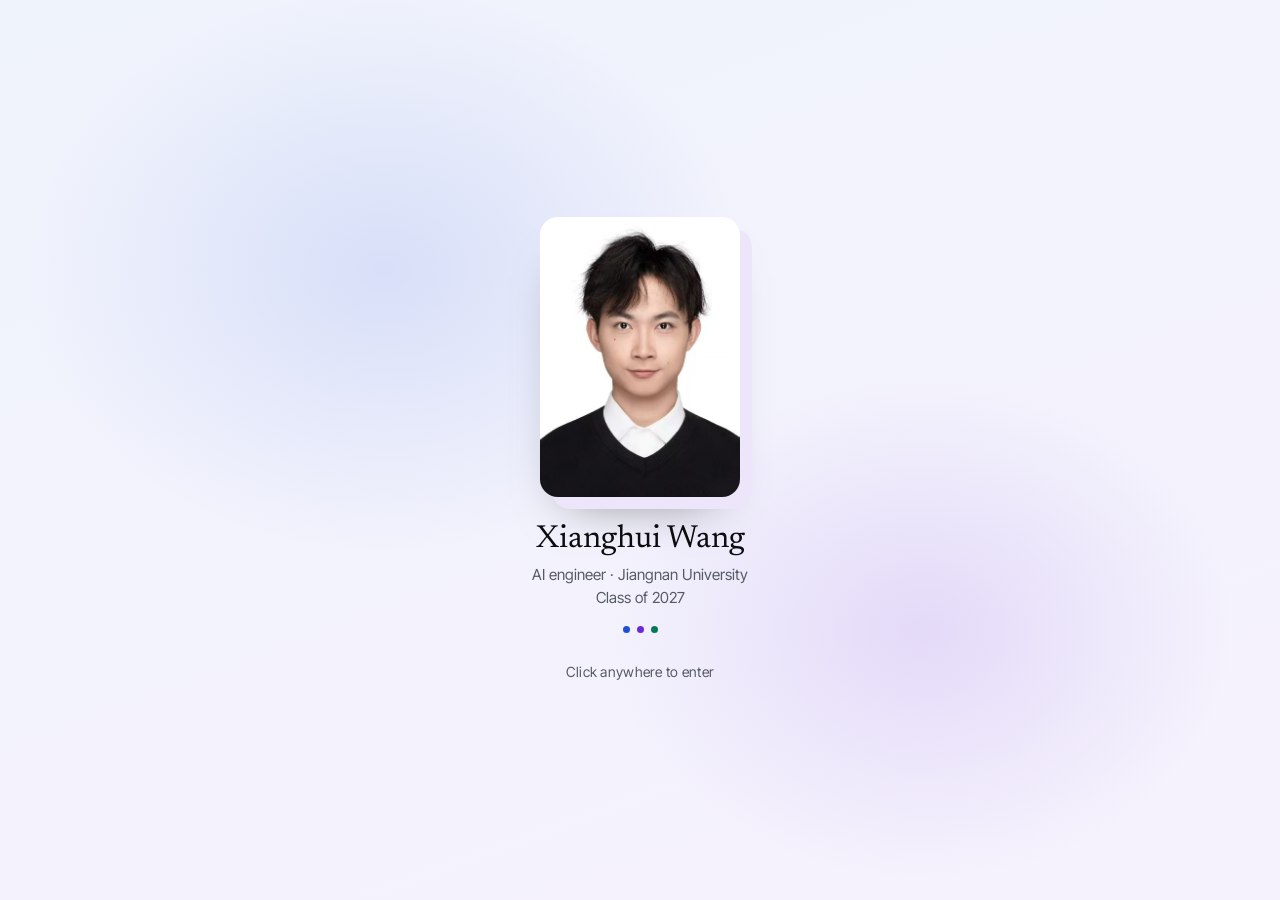
<file: index.html>
<!DOCTYPE html><html lang="en" class="MsWWXq_variable NJj3FG_variable"><head><meta charSet="utf-8"/><meta name="viewport" content="width=device-width, initial-scale=1"/><link rel="preload" href="/_next/static/media/inter_tight_latin_wght_normal-s.p.1_fsb17gxmapx.woff2" as="font" crossorigin="" type="font/woff2"/><link rel="preload" href="/_next/static/media/newsreader_latin_wght_normal-s.p.0rbocftmutivq.woff2" as="font" crossorigin="" type="font/woff2"/><link rel="preload" as="image" href="/_next/static/media/portrait.1y5gtfrmp4_jw.jpg"/><link rel="stylesheet" href="/_next/static/chunks/04-cut30ice8h.css" data-precedence="next"/><link rel="stylesheet" href="/_next/static/chunks/2dbycb2woa4p3.css" data-precedence="next"/><link rel="stylesheet" href="/_next/static/chunks/096d613_6f555.css" data-precedence="next"/><link rel="preload" as="script" fetchPriority="low" href="/_next/static/chunks/03e0bdt_1a_bl.js"/><script src="/_next/static/chunks/21jpksfxwwmzn.js" async=""></script><script src="/_next/static/chunks/0s7mvllxht1mo.js" async=""></script><script src="/_next/static/chunks/turbopack-3-ry682tkyiqk.js" async=""></script><script src="/_next/static/chunks/0umf92h1sb77c.js" async=""></script><script src="/_next/static/chunks/41eymsdq2u96l.js" async=""></script><script src="/_next/static/chunks/2obvz1tvo7xd0.js" async=""></script><meta name="theme-color" content="#f8f9fb" media="(prefers-color-scheme: light)"/><meta name="theme-color" content="#0a0b0e" media="(prefers-color-scheme: dark)"/><title>Xianghui Wang</title><meta name="description" content="Xianghui Wang — AI engineer building LLM agents, with research in multimodal emotion recognition. M.S. student in Software Engineering at Jiangnan University, graduating in 2027."/><link rel="canonical" href="https://qingyuxingzhe.github.io/"/><link rel="alternate" hrefLang="en" href="https://qingyuxingzhe.github.io/"/><link rel="alternate" hrefLang="zh-CN" href="https://qingyuxingzhe.github.io/zh/"/><meta property="og:title" content="Xianghui Wang"/><meta property="og:description" content="Xianghui Wang — AI engineer building LLM agents, with research in multimodal emotion recognition. M.S. student in Software Engineering at Jiangnan University, graduating in 2027."/><meta property="og:url" content="https://qingyuxingzhe.github.io/"/><meta property="og:site_name" content="Xianghui Wang"/><meta property="og:locale" content="en_US"/><meta property="og:locale:alternate" content="zh_CN"/><meta property="og:type" content="website"/><meta name="twitter:card" content="summary"/><meta name="twitter:title" content="Xianghui Wang"/><meta name="twitter:description" content="Xianghui Wang — AI engineer building LLM agents, with research in multimodal emotion recognition. M.S. student in Software Engineering at Jiangnan University, graduating in 2027."/><link rel="icon" href="/favicon.ico?favicon.117ezoe8m31dk.ico" sizes="48x48" type="image/x-icon"/><meta name="next-size-adjust" content=""/><script>try{if(/^\/(?:zh\/?)?(?:index\.html)?$/.test(location.pathname)&&!sessionStorage.getItem('intro-seen')&&!matchMedia('(prefers-reduced-motion: reduce)').matches)document.documentElement.classList.add('intro-on')}catch(e){}</script><script src="/_next/static/chunks/0cz1d0mv5g_q7.js" noModule=""></script></head><body><div hidden=""><!--$--><!--/$--></div><a href="#main" class="skip-link">Skip to content</a><div class="Asfdza_shell"><aside class="Asfdza_side"><div class="Asfdza_sideIn"><a class="Asfdza_id" data-intro-target="true" href="/"><span class="Asfdza_photo" data-photo="true"><img alt="Portrait of Xianghui Wang" width="410" height="574" decoding="async" data-nimg="1" style="color:transparent" src="/_next/static/media/portrait.1y5gtfrmp4_jw.jpg"/></span><span><span class="Asfdza_name">Xianghui Wang</span><span class="Asfdza_role">AI engineer · Jiangnan University<br/>Class of 2027</span><span class="Asfdza_dots" aria-hidden="true"><i></i><i></i><i></i></span></span></a><nav aria-label="Main"><ul class="Asfdza_menu"><li><a aria-current="page" href="/">Home</a></li><li><a href="/work/">Work</a></li><li><a href="/learning/">Learning</a></li></ul></nav><ul class="Asfdza_contact" aria-label="Contact"><li><a href="https://github.com/Qingyuxingzhe" aria-label="GitHub" title="GitHub" rel="me"><svg width="18" height="18" aria-hidden="true" focusable="false" viewBox="0 0 16 16" fill="currentColor"><path d="M8 0C3.58 0 0 3.58 0 8c0 3.54 2.29 6.53 5.47 7.59.4.07.55-.17.55-.38 0-.19-.01-.82-.01-1.49-2.01.37-2.53-.49-2.69-.94-.09-.23-.48-.94-.82-1.13-.28-.15-.68-.52-.01-.53.63-.01 1.08.58 1.23.82.72 1.21 1.87.87 2.33.66.07-.52.28-.87.51-1.07-1.78-.2-3.64-.89-3.64-3.95 0-.87.31-1.59.82-2.15-.08-.2-.36-1.02.08-2.12 0 0 .67-.21 2.2.82.64-.18 1.32-.27 2-.27.68 0 1.36.09 2 .27 1.53-1.04 2.2-.82 2.2-.82.44 1.1.16 1.92.08 2.12.51.56.82 1.27.82 2.15 0 3.07-1.87 3.75-3.65 3.95.29.25.54.73.54 1.48 0 1.07-.01 1.93-.01 2.2 0 .21.15.46.55.38A8.01 8.01 0 0 0 16 8c0-4.42-3.58-8-8-8z"></path></svg></a></li><li><button type="button" class="Asfdza_copy" aria-label="Email 1598369548@qq.com, click to copy" data-copy-email="true"><svg width="18" height="18" aria-hidden="true" focusable="false" viewBox="0 0 24 24" fill="none" stroke="currentColor" stroke-width="1.8" stroke-linecap="round" stroke-linejoin="round"><rect x="3" y="5" width="18" height="14" rx="2.5"></rect><path d="m4 7 8 6 8-6"></path></svg><span class="Asfdza_tip" aria-hidden="true">1598369548@qq.com</span><span class="sr-only" role="status"></span></button></li><li><a href="https://www.linkedin.com/in/%E7%A5%A5%E8%BE%89-%E7%8E%8B-2358bb412/" aria-label="LinkedIn" title="LinkedIn" rel="me"><svg width="18" height="18" aria-hidden="true" focusable="false" viewBox="0 0 24 24" fill="none" stroke="currentColor" stroke-width="1.8" stroke-linecap="round" stroke-linejoin="round"><rect x="3" y="3" width="18" height="18" rx="3"></rect><path d="M8 10.5V16M8 7.6v.1M12 16v-5.5M12 13c0-1.5 1-2.5 2.3-2.5S16.5 11.3 16.5 13v3"></path></svg></a></li></ul></div></aside><div class="Asfdza_content"><div class="Asfdza_topbar"><a class="Asfdza_lang" aria-label="Read this page in Chinese" hrefLang="zh-CN" data-lang-switch="true" href="/zh/">中文</a></div><main id="main"><div class="XC4VmG_intro" data-intro="true" aria-hidden="true"><div class="XC4VmG_backdrop"></div><div class="XC4VmG_card"><span class="XC4VmG_photo" data-intro-photo="true"><img alt="" width="410" height="574" decoding="async" data-nimg="1" style="color:transparent" src="/_next/static/media/portrait.1y5gtfrmp4_jw.jpg"/></span><span class="XC4VmG_text"><span class="XC4VmG_name">Xianghui Wang</span><span class="XC4VmG_role">AI engineer · Jiangnan University<br/>Class of 2027</span><span class="XC4VmG_dots"><i></i><i></i><i></i></span></span></div><p class="XC4VmG_hint">Click anywhere to enter</p></div><section class="rCrioW_hero" data-intro-rise="true" aria-labelledby="hero-title"><div><p class="rCrioW_eyebrow">Hi, I’m Xianghui.</p><h1 id="hero-title" class="rCrioW_title"><span class="sr-only">I build LLM agents, emotion-aware models and speech emotion assistants that hold up in real use.</span><span aria-hidden="true">I build<!-- --> <span class="rCrioW_rot"><span class="rCrioW_in">LLM agents</span><span class="rCrioW_word">emotion-aware models</span><span class="rCrioW_word">speech emotion assistants</span></span><br/>that hold up in real use.</span></h1><p class="rCrioW_positioning">AI engineer building LLM agents, with research in multimodal emotion recognition.</p><p class="rCrioW_school">M.S. in Software Engineering, Jiangnan University · Class of 2027</p><div class="rCrioW_chips" role="group" aria-label="What I build"><button type="button" aria-pressed="true">LLM agents</button><button type="button" aria-pressed="false">emotion-aware models</button><button type="button" aria-pressed="false">speech emotion assistants</button></div></div><div class="rCrioW_panel"><div class="rCrioW_scene rCrioW_on"><svg viewBox="0 0 320 200" preserveAspectRatio="xMidYMid slice" aria-hidden="true"><rect width="320" height="200" fill="var(--tint1)"></rect><g fill="none" stroke-width="2" stroke-linecap="round"><path stroke="var(--c1)" d="M70 100 L150 55 M70 100 L150 145"></path><path stroke="var(--c2)" d="M150 55 L240 100 M150 145 L240 100"></path><path stroke="var(--c3)" stroke-dasharray="4 4" d="M150 55 L150 145"></path></g><circle cx="70" cy="100" r="11" fill="var(--c1)"></circle><circle cx="150" cy="55" r="9" fill="var(--surface)" stroke="var(--c2)" stroke-width="2.5"></circle><circle cx="150" cy="145" r="9" fill="var(--surface)" stroke="var(--c3)" stroke-width="2.5"></circle><circle cx="240" cy="100" r="11" fill="var(--surface)" stroke="var(--c1)" stroke-width="2.5"></circle><text class="ApdiJa_lbl" x="50" y="128">LEAD</text><text class="ApdiJa_lbl" x="130" y="38">SKILL</text><text class="ApdiJa_lbl" x="128" y="172">TOOLS · MCP</text><text class="ApdiJa_lbl" x="220" y="128">ANSWER</text></svg><p class="rCrioW_cap"><b>Bosch</b> · <!-- -->multi-agent platform</p></div><div class="rCrioW_scene"><svg viewBox="0 0 320 200" preserveAspectRatio="xMidYMid slice" aria-hidden="true"><rect width="320" height="200" fill="var(--tint1)"></rect><path fill="none" stroke="var(--c1)" stroke-width="2.2" stroke-linecap="round" d="M0 100 C20 70 35 130 55 100 S90 60 110 100 140 140 160 100 195 55 215 100 250 140 270 100 300 75 320 100"></path><path fill="none" stroke="var(--c2)" stroke-width="2.2" stroke-linecap="round" d="M0 108 C40 100 70 112 110 106 S170 70 200 120 260 110 320 104"></path><circle cx="200" cy="112" r="5" fill="var(--c3)"></circle><text class="ApdiJa_lbl" x="16" y="34">HOW IT SOUNDS</text><text class="ApdiJa_lbl" x="16" y="182">WHAT IS SAID</text></svg><p class="rCrioW_cap"><b>CASER</b> · <!-- -->where tone and words disagree</p></div><div class="rCrioW_scene"><svg viewBox="0 0 320 200" preserveAspectRatio="xMidYMid slice" aria-hidden="true"><rect width="320" height="200" fill="var(--tint3)"></rect><g fill="none" stroke="var(--c3)" stroke-width="2" stroke-linecap="round" stroke-linejoin="round"><rect x="18" y="80" width="60" height="40" rx="8"></rect><rect x="98" y="80" width="60" height="40" rx="8"></rect><rect x="178" y="80" width="60" height="40" rx="8"></rect><rect x="258" y="80" width="46" height="40" rx="8"></rect><path d="M78 100h20M158 100h20M238 100h20"></path></g><text class="ApdiJa_lbl" x="30" y="140">AUDIO</text><text class="ApdiJa_lbl" x="114" y="140">ASR</text><text class="ApdiJa_lbl" x="186" y="140">CASER</text><text class="ApdiJa_lbl" x="261" y="140">REPORT</text></svg><p class="rCrioW_cap"><b>CASER-Agent</b> · <!-- -->speech emotion assistant</p></div></div></section><section class="rCrioW_experience" aria-labelledby="experience-title" data-intro-rise="true"><div class="rCrioW_experienceHead"><h2 id="experience-title" class="rCrioW_h2">Experience</h2><p class="rCrioW_legend"><span class="rCrioW_industry">Industry</span><span class="rCrioW_education">Education</span></p></div><ul class="rCrioW_timeline"><li class="rCrioW_industry"><span class="rCrioW_when">2026.07 – 2026.09</span><div><b>Bosch (China)</b> <span class="rCrioW_role">— <!-- -->Agentic AI application developer intern</span><p>Multi-agent orchestration, context engineering and an MCP tool gateway for an internal platform.</p></div></li><li class="rCrioW_industry"><span class="rCrioW_when">2025.04 – 2026.04</span><div><b>Lingsi Yuedong, Changzhou</b> <span class="rCrioW_role">— <!-- -->Java backend developer intern</span><p>Scheduling, item and area management services in Spring Boot.</p></div></li><li class="rCrioW_education"><span class="rCrioW_when">2024 – 2027</span><div><b>Jiangnan University</b> <span class="rCrioW_role">— <!-- -->M.S. Software Engineering</span><p>Research in multimodal affective computing.</p></div></li><li class="rCrioW_education"><span class="rCrioW_when">2020 – 2024</span><div><b>Jiangnan University</b> <span class="rCrioW_role">— <!-- -->B.S. Digital Media Technology</span></div></li></ul></section><!--$--><!--/$--></main></div></div><script id="_R_">(globalThis["TURBOPACK"] || (globalThis["TURBOPACK"] = [])).push({"otherChunks":["static/chunks/03e0bdt_1a_bl.js","static/chunks/21jpksfxwwmzn.js","static/chunks/0s7mvllxht1mo.js"],"runtimeModuleIds":[94553]});</script><script src="/_next/static/chunks/03e0bdt_1a_bl.js" async=""></script><script>(self.__next_f=self.__next_f||[]).push([0])</script><script>self.__next_f.push([1,"1:\"$Sreact.fragment\"\n2:\"/_next/static/chunks/0umf92h1sb77c.js\"\n3:I[39756,[\"$2\"],\"default\"]\n4:I[37457,[\"$2\"],\"default\"]\n5:\"/_next/static/chunks/41eymsdq2u96l.js\"\n6:I[22016,[\"$2\",\"$5\"],\"\"]\n7:I[5500,[\"$2\",\"$5\"],\"Image\"]\n8:I[42724,[\"$2\",\"$5\"],\"Nav\"]\n9:I[52020,[\"$2\",\"$5\"],\"CopyEmail\"]\n12:I[68027,[\"$2\"],\"default\",1]\n:HL[\"/_next/static/chunks/04-cut30ice8h.css\",\"style\"]\n:HL[\"/_next/static/chunks/2dbycb2woa4p3.css\",\"style\"]\n:HL[\"/_next/static/media/inter_tight_latin_wght_normal-s.p.1_fsb17gxmapx.woff2\",\"font\",{\"crossOrigin\":\"\",\"type\":\"font/woff2\"}]\n:HL[\"/_next/static/media/newsreader_latin_wght_normal-s.p.0rbocftmutivq.woff2\",\"font\",{\"crossOrigin\":\"\",\"type\":\"font/woff2\"}]\n:HL[\"/_next/static/chunks/096d613_6f555.css\",\"style\"]\nf:[[\"children\",{\"s\":\"__PAGE__\",\"h\":512,\"d\":{\"r\":\"$L10\",\"p\":false,\"v\":null}}]]\nd:[[\"children\",{\"s\":\"(en)\",\"h\":512,\"d\":{\"r\":\"$Le\",\"p\":false,\"v\":null},\"c\":\"$Qf\"}]]\n0:{\"P\":null,\"c\":[\"\",\"\"],\"q\":\"\",\"i\":false,\"t\":{\"t\":{\"s\":\"\",\"h\":528,\"d\":{\"r\":[\"$\",\"$1\",\"c\",{\"children\":[[[\"$\",\"link\",\"0\",{\"rel\":\"stylesheet\",\"href\":\"/_next/static/chunks/04-cut30ice8h.css\",\"precedence\":\"next\",\"crossOrigin\":\"$undefined\",\"nonce\":\"$undefined\"}],[\"$\",\"script\",\"script-0\",{\"src\":\"/_next/static/chunks/0umf92h1sb77c.js\",\"async\":true,\"nonce\":\"$undefined\"}]],[\"$\",\"html\",null,{\"lang\":\"en\",\"className\":\"MsWWXq_variable NJj3FG_variable\",\"suppressHydrationWarning\":true,\"children\":[[\"$\",\"head\",null,{\"children\":[\"$\",\"script\",null,{\"dangerouslySetInnerHTML\":{\"__html\":\"try{if(/^\\\\/(?:zh\\\\/?)?(?:index\\\\.html)?$/.test(location.pathname)\u0026\u0026!sessionStorage.getItem('intro-seen')\u0026\u0026!matchMedia('(prefers-reduced-motion: reduce)').matches)document.documentElement.classList.add('intro-on')}catch(e){}\"}}]}],[\"$\",\"body\",null,{\"children\":[\"$\",\"$L3\",null,{\"parallelRouterKey\":\"children\",\"error\":\"$undefined\",\"errorStyles\":\"$undefined\",\"errorScripts\":\"$undefined\",\"template\":[\"$\",\"$L4\",null,{}],\"templateStyles\":\"$undefined\",\"templateScripts\":\"$undefined\",\"notFound\":[[[\"$\",\"a\",null,{\"href\":\"#main\",\"className\":\"skip-link\",\"children\":\"Skip to content\"}],[\"$\",\"div\",null,{\"className\":\"Asfdza_shell\",\"children\":[[\"$\",\"aside\",null,{\"className\":\"Asfdza_side\",\"children\":[\"$\",\"div\",null,{\"className\":\"Asfdza_sideIn\",\"children\":[[\"$\",\"$L6\",null,{\"href\":\"/\",\"className\":\"Asfdza_id\",\"data-intro-target\":true,\"children\":[[\"$\",\"span\",null,{\"className\":\"Asfdza_photo\",\"data-photo\":true,\"children\":[\"$\",\"$L7\",null,{\"src\":{\"src\":\"/_next/static/media/portrait.1y5gtfrmp4_jw.jpg\",\"width\":410,\"height\":574,\"blurWidth\":6,\"blurHeight\":8,\"blurDataURL\":\"[data-uri]\"},\"alt\":\"Portrait of Xianghui Wang\",\"sizes\":\"136px\",\"priority\":true}]}],[\"$\",\"span\",null,{\"children\":[[\"$\",\"span\",null,{\"className\":\"Asfdza_name\",\"children\":\"Xianghui Wang\"}],[\"$\",\"span\",null,{\"className\":\"Asfdza_role\",\"children\":[\"AI engineer · Jiangnan University\",[\"$\",\"br\",null,{}],\"Class of 2027\"]}],[\"$\",\"span\",null,{\"className\":\"Asfdza_dots\",\"aria-hidden\":\"true\",\"children\":[[\"$\",\"i\",null,{}],[\"$\",\"i\",null,{}],[\"$\",\"i\",null,{}]]}]]}]]}],[\"$\",\"$L8\",null,{\"locale\":\"en\"}],[\"$\",\"ul\",null,{\"className\":\"Asfdza_contact\",\"aria-label\":\"Contact\",\"children\":[[\"$\",\"li\",null,{\"children\":[\"$\",\"a\",null,{\"href\":\"https://github.com/Qingyuxingzhe\",\"aria-label\":\"GitHub\",\"title\":\"GitHub\",\"rel\":\"me\",\"children\":[\"$\",\"svg\",null,{\"width\":18,\"height\":18,\"aria-hidden\":true,\"focusable\":false,\"viewBox\":\"0 0 16 16\",\"fill\":\"currentColor\",\"children\":[\"$\",\"path\",null,{\"d\":\"M8 0C3.58 0 0 3.58 0 8c0 3.54 2.29 6.53 5.47 7.59.4.07.55-.17.55-.38 0-.19-.01-.82-.01-1.49-2.01.37-2.53-.49-2.69-.94-.09-.23-.48-.94-.82-1.13-.28-.15-.68-.52-.01-.53.63-.01 1.08.58 1.23.82.72 1.21 1.87.87 2.33.66.07-.52.28-.87.51-1.07-1.78-.2-3.64-.89-3.64-3.95 0-.87.31-1.59.82-2.15-.08-.2-.36-1.02.08-2.12 0 0 .67-.21 2.2.82.64-.18 1.32-.27 2-.27.68 0 1.36.09 2 .27 1.53-1.04 2.2-.82 2.2-.82.44 1.1.16 1.92.08 2.12.51.56.82 1.27.82 2.15 0 3.07-1.87 3.75-3.65 3.95.29.25.54.73.54 1.48 0 1.07-.01 1.93-.01 2.2 0 .21.15.46.55.38A8.01 8.01 0 0 0 16 8c0-4.42-3.58-8-8-8z\"}]}]}]}],[\"$\",\"li\",null,{\"children\":[\"$\",\"$L9\",null,{\"locale\":\"en\",\"email\":\"1598369548@qq.com\"}]}],[\"$\",\"li\",null,{\"children\":[\"$\",\"a\",null,{\"href\":\"https://www.linkedin.com/in/%E7%A5%A5%E8%BE%89-%E7%8E%8B-2358bb412/\",\"aria-label\":\"LinkedIn\",\"title\":\"LinkedIn\",\"rel\":\"me\",\"children\":\"$La\"}]}]]}]]}]}],\"$Lb\"]}]],[\"$Lc\"]],\"forbidden\":\"$undefined\",\"unauthorized\":\"$undefined\"}]}]]}]]}],\"p\":false,\"v\":null},\"c\":\"$Qd\"},\"h\":{\"r\":\"$L11\",\"p\":false,\"v\":null}},\"m\":\"$undefined\",\"G\":[\"$12\",[\"$L13\"]],\"S\":true,\"r\":\"$undefined\",\"s\":\"$undefined\",\"a\":\"$undefined\",\"l\":\"$undefined\",\"p\":\"$undefined\",\"d\":\"$undefined\",\"b\":\"5Hc9O3WoN5vrsrFwY48yL\"}\n14:I[41885,[\"$2\",\"$5\"],\"LangSwitch\"]\n18:\"/_next/static/chunks/2obvz1tvo7xd0.js\"\n19:I[38025,[\"$2\",\"$5\",\"$18\"],\"Intro\"]\n1a:I[92349,[\"$2\",\"$5\",\"$18\"],\"Hero\"]\n1b:I[97367,[\"$2\"],\"OutletBoundary\"]\n1c:\"$Sreact.suspense\"\n1e:\"ViewportBoundary\"\n1f:I[97367,[\"$2\"],\"$1e\"]\n21:\"MetadataBoundary\"\n22:I[97367,[\"$2\"],\"$21\"]\na:[\"$\",\"svg\",null,{\"width\":18,\"height\":18,\"aria-hidden\":true,\"focusable\":false,\"viewBox\":\"0 0 24 24\",\"fill\":\"none\",\"stroke\":\"currentColor\",\"strokeWidth\":\"1.8\",\"strokeLinecap\":\"round\",\"strokeLinejoin\":\"round\",\"children\":[[\"$\",\"rect\",null,{\"x\":\"3\",\"y\":\"3\",\"width\":\"18\",\"height\":\"18\",\"rx\":\"3\"}],[\"$\",\"path\",null,{\"d\":\"M8 10.5V16M8 7.6v.1M12 16v-5.5M12 13c0-1.5 1-2.5 2.3-2.5S16.5 11.3 16.5 13v3\"}]]}]\nb:[\"$\",\"div\",null,{\"className\":\"Asfdza_content\",\"children\":[[\"$\",\"div\",null,{\"className\":\"Asfdza_topbar\",\"children\":[\"$\",\"$L14\",null,{\"locale\":\"en\",\"home\":true}]}],[\"$\",\"main\",null,{\"id\":\"main\",\"children\":[\"$\",\"section\",null,{\"style\":{\"padding\":\"3rem 0\"},\"children\":[[\"$\",\"h1\",null,{\"children\":\"Page not found\"}],[\"$\",\"p\",null,{\"children\":\"The page you’re looking for doesn’t exist or has moved.\"}],[\"$\",\"p\",null,{\"children\":[\"$\",\"$L6\",null,{\"href\":\"/\",\"children\":\"Back to home\"}]}],[\"$\",\"div\",null,{\"lang\":\"zh-CN\",\"children\":[[\"$\",\"h2\",null,{\"children\":\"页面不存在\"}],[\"$\",\"p\",null,{\"children\":\"你要找的页面不存在，或者已经移动。\"}],[\"$\",\"p\",null,{\"children\":[\"$\",\"$L6\",null,{\"href\":\"/zh/\",\"children\":\"返回中文首页\"}]}]]}]]}]}]]}]\nc:[\"$\",\"link\",\"0\",{\"rel\":\"stylesheet\",\"href\":\"/_next/static/chunks/2dbycb2woa4p3.css\",\"precedence\":\"next\",\"crossOrigin\":\"$undefined\",\"nonce\":\"$undefined\"}]\ne:[\"$\",\"$1\",\"c\",{\"children\":[[[\"$\",\"link\",\"0\",{\"rel\":\"stylesheet\",\"href\":\"/_next/static/chunks/2dbycb2woa4p3.css\",\"precedence\":\"next\",\"crossOrigin\":\"$undefined\",\"nonce\":\"$undefined\"}],[\"$\",\"script\",\"script-0\",{\"src\":\"/_next/static/chunks/41eymsdq2u96l.js\",\"async\":true,\"nonce\":\"$undefined\"}]],[[\"$\",\"a\",null,{\"href\":\"#main\",\"className\":\"skip-link\",\"children\":\"Skip to content\"}],[\"$\",\"div\",null,{\"className\":\"Asfdza_shell\",\"children\":[[\"$\",\"aside\",null,{\"className\":\"Asfdza_side\",\"children\":[\"$\",\"div\",null,{\"className\":\"Asfdza_sideIn\",\"children\":[[\"$\",\"$L6\",null,{\"href\":\"/\",\"className\":\"Asfdza_id\",\"data-intro-target\":true,\"children\":[[\"$\",\"span\",null,{\"className\":\"Asfdza_photo\",\"data-photo\":true,\"children\":[\"$\",\"$L7\",null,{\"src\":\"$0:t:t:d:r:props:children:1:props:children:1:props:children:props:notFound:0:1:props:children:0:props:children:props:children:0:props:children:0:props:children:props:src\",\"alt\":\"Portrait of Xianghui Wang\",\"sizes\":\"136px\",\"priority\":true}]}],[\"$\",\"span\",null,{\"children\":[[\"$\",\"span\",null,{\"className\":\"Asfdza_name\",\"children\":\"Xianghui Wang\"}],[\"$\",\"span\",null,{\"className\":\"Asfdza_role\",\"children\":[\"AI engineer · Jiangnan University\",[\"$\",\"br\",null,{}],\"Class of 2027\"]}],[\"$\",\"span\",null,{\"className\":\"Asfdza_dots\",\"aria-hidden\":\"true\",\"children\":[[\"$\",\"i\",null,{}],[\"$\",\"i\",null,{}],[\"$\",\"i\",null,{}]]}]]}]]}],[\"$\",\"$L8\",null,{\"locale\":\"en\"}],[\"$\",\"ul\",null,{\"className\":\"Asfdza_contact\",\"aria-label\":\"Contact\",\"children\":[[\"$\",\"li\",null,{\"children\":[\"$\",\"a\",null,{\"href\":\"https://github.com/Qingyuxingzhe\",\"aria-label\":\"GitHub\",\"title\":\"GitHub\",\"rel\":\"me\",\"children\":[\"$\",\"svg\",null,{\"width\":18,\"height\":18,\"aria-hidden\":true,\"focusable\":false,\"viewBox\":\"0 0 16 16\",\"fill\":\"currentColor\",\"children\":[\"$\",\"path\",null,{\"d\":\"M8 0C3.58 0 0 3.58 0 8c0 3.54 2.29 6.53 5.47 7.59.4.07.55-.17.55-.38 0-.19-.01-.82-.01-1.49-2.01.37-2.53-.49-2.69-.94-.09-.23-.48-.94-.82-1.13-.28-.15-.68-.52-.01-.53.63-.01 1.08.58 1.23.82.72 1.21 1.87.87 2.33.66.07-.52.28-.87.51-1.07-1.78-.2-3.64-.89-3.64-3.95 0-.87.31-1.59.82-2.15-.08-.2-.36-1.02.08-2.12 0 0 .67-.21 2.2.82.64-.18 1.32-.27 2-.27.68 0 1.36.09 2 .27 1.53-1.04 2.2-.82 2.2-.82.44 1.1.16 1.92.08 2.12.51.56.82 1.27.82 2.15 0 3.07-1.87 3.75-3.65 3.95.29.25.54.73.54 1.48 0 1.07-.01 1.93-.01 2.2 0 .21.15.46.55.38A8.01 8.01 0 0 0 16 8c0-4.42-3.58-8-8-8z\"}]}]}]}],[\"$\",\"li\",null,{\"children\":[\"$\",\"$L9\",null,{\"locale\":\"en\",\"email\":\"1598369548@qq.com\"}]}],[\"$\",\"li\",null,{\"children\":[\"$\",\"a\",null,{\"href\":\"https://www.linkedin.com/in/%E7%A5%A5%E8%BE%89-%E7%8E%8B-2358bb412/\",\"aria-label\":\"LinkedIn\",\"title\":\"LinkedIn\",\"rel\":\"me\",\"children\":[\"$\",\"svg\",null,{\"width\":18,\"height\":18,\"aria-hidden\":true,\"focusable\":false,\"viewBox\":\"0 0 24 24\",\"fill\":\"none\",\"stroke\":\"currentColor\",\"strokeWidth\":\"1.8\",\"strokeLinecap\":\"round\",\"strokeLinejoin\":\"round\",\"children\":[[\"$\",\"rect\",null,{\"x\":\"3\",\"y\":\"3\",\"width\":\"18\",\"height\":\"18\",\"rx\":\"3\"}],[\"$\",\"path\",null,{\"d\":\"M8 10.5V16M8 7.6v.1M12 16v-5.5M12 13c0-1.5 1-2.5 2.3-2.5S16.5 11.3 16.5 13v3\"}]]}]}]}]]}]]}]}],[\"$\",\"div\",null,{\"className\":\"Asfdza_content\",\"children\":[[\"$\",\"div\",null,{\"className\":\"Asfdza_topbar\",\"children\":[\"$\",\"$L14\",null,{\"locale\":\"en\",\"home\":false}]}],[\"$\",\"main\",null,{\"id\":\"main\",\"children\":[\"$\",\"$L3\",null,{\"parallelRouterKey\":\"children\",\"error\":\"$undefined\",\"errorStyles\":\"$undefined\",\"errorScripts\":\"$undefined\",\"template\":[\"$\",\"$L4\",null,{}],\"templateStyles\":\"$undefined\",\"templateScripts\":\"$undefined\",\"notFound\":[[[\"$\",\"a\",null,{\"href\":\"#main\",\"className\":\"skip-link\",\"children\":\"Skip to content\"}],[\"$\",\"div\",null,{\"className\":\"Asfdza_shell\",\"children\":[[\"$\",\"aside\",null,{\"className\":\"Asfdza_side\",\"children\":[\"$\",\"div\",null,{\"className\":\"Asfdza_sideIn\",\"children\":[[\"$\",\"$L6\",null,{\"href\":\"/\",\"className\":\"Asfdza_id\",\"data-intro-target\":true,\"children\":[[\"$\",\"span\",null,{\"className\":\"Asfdza_photo\",\"data-photo\":true,\"children\":[\"$\",\"$L7\",null,{\"src\":\"$0:t:t:d:r:props:children:1:props:children:1:props:children:props:notFound:0:1:props:children:0:props:children:props:children:0:props:children:0:props:children:props:src\",\"alt\":\"Portrait of Xianghui Wang\",\"sizes\":\"136px\",\"priority\":true}]}],[\"$\",\"span\",null,{\"children\":[[\"$\",\"span\",null,{\"className\":\"Asfdza_name\",\"children\":\"Xianghui Wang\"}],[\"$\",\"span\",null,{\"className\":\"Asfdza_role\",\"children\":[\"AI engineer · Jiangnan University\",[\"$\",\"br\",null,{}],\"Class of 2027\"]}],[\"$\",\"span\",null,{\"className\":\"Asfdza_dots\",\"aria-hidden\":\"true\",\"children\":[[\"$\",\"i\",null,{}],[\"$\",\"i\",null,{}],[\"$\",\"i\",null,{}]]}]]}]]}],[\"$\",\"$L8\",null,{\"locale\":\"en\"}],[\"$\",\"ul\",null,{\"className\":\"Asfdza_contact\",\"aria-label\":\"Contact\",\"children\":[[\"$\",\"li\",null,{\"children\":[\"$\",\"a\",null,{\"href\":\"https://github.com/Qingyuxingzhe\",\"aria-label\":\"GitHub\",\"title\":\"GitHub\",\"rel\":\"me\",\"children\":[\"$\",\"svg\",null,{\"width\":18,\"height\":18,\"aria-hidden\":true,\"focusable\":false,\"viewBox\":\"0 0 16 16\",\"fill\":\"currentColor\",\"children\":[\"$\",\"path\",null,{\"d\":\"M8 0C3.58 0 0 3.58 0 8c0 3.54 2.29 6.53 5.47 7.59.4.07.55-.17.55-.38 0-.19-.01-.82-.01-1.49-2.01.37-2.53-.49-2.69-.94-.09-.23-.48-.94-.82-1.13-.28-.15-.68-.52-.01-.53.63-.01 1.08.58 1.23.82.72 1.21 1.87.87 2.33.66.07-.52.28-.87.51-1.07-1.78-.2-3.64-.89-3.64-3.95 0-.87.31-1.59.82-2.15-.08-.2-.36-1.02.08-2.12 0 0 .67-.21 2.2.82.64-.18 1.32-.27 2-.27.68 0 1.36.09 2 .27 1.53-1.04 2.2-.82 2.2-.82.44 1.1.16 1.92.08 2.12.51.56.82 1.27.82 2.15 0 3.07-1.87 3.75-3.65 3.95.29.25.54.73.54 1.48 0 1.07-.01 1.93-.01 2.2 0 .21.15.46.55.38A8.01 8.01 0 0 0 16 8c0-4.42-3.58-8-8-8z\"}]}]}]}],\"$L15\",\"$L16\"]}]]}]}],\"$L17\"]}]],[]],\"forbidden\":\"$undefined\",\"unauthorized\":\"$undefined\"}]}]]}]]}]]]}]\n10:[\"$\",\"$1\",\"c\",{\"children\":[[[\"$\",\"$L19\",null,{\"locale\":\"en\"}],[\"$\",\"$L1a\",null,{\"locale\":\"en\"}],[\"$\",\"section\",null,{\"className\":\"rCrioW_experience\",\"aria-labelledby\":\"experience-title\",\"data-intro-rise\":true,\"children\":[[\"$\",\"div\",null,{\"className\":\"rCrioW_experienceHead\",\"children\":[[\"$\",\"h2\",null,{\"id\":\"experience-title\",\"className\":\"rCrioW_h2\",\"children\":\"Experience\"}],[\"$\",\"p\",null,{\"className\":\"rCrioW_legend\",\"children\":[[\"$\",\"span\",null,{\"className\":\"rCrioW_industry\",\"children\":\"Industry\"}],[\"$\",\"span\",null,{\"className\":\"rCrioW_education\",\"children\":\"Education\"}]]}]]}],[\"$\",\"ul\",null,{\"className\":\"rCrioW_timeline\",\"children\":[[\"$\",\"li\",\"2026.07 – 2026.09Bosch (China)\",{\"className\":\"rCrioW_industry\",\"children\":[[\"$\",\"span\",null,{\"className\":\"rCrioW_when\",\"children\":\"2026.07 – 2026.09\"}],[\"$\",\"div\",null,{\"children\":[[\"$\",\"b\",null,{\"children\":\"Bosch (China)\"}],\" \",[\"$\",\"span\",null,{\"className\":\"rCrioW_role\",\"children\":[\"— \",\"Agentic AI application developer intern\"]}],[\"$\",\"p\",null,{\"children\":\"Multi-agent orchestration, context engineering and an MCP tool gateway for an internal platform.\"}]]}]]}],[\"$\",\"li\",\"2025.04 – 2026.04Lingsi Yuedong, Changzhou\",{\"className\":\"rCrioW_industry\",\"children\":[[\"$\",\"span\",null,{\"className\":\"rCrioW_when\",\"children\":\"2025.04 – 2026.04\"}],[\"$\",\"div\",null,{\"children\":[[\"$\",\"b\",null,{\"children\":\"Lingsi Yuedong, Changzhou\"}],\" \",[\"$\",\"span\",null,{\"className\":\"rCrioW_role\",\"children\":[\"— \",\"Java backend developer intern\"]}],[\"$\",\"p\",null,{\"children\":\"Scheduling, item and area management services in Spring Boot.\"}]]}]]}],[\"$\",\"li\",\"2024 – 2027Jiangnan University\",{\"className\":\"rCrioW_education\",\"children\":[[\"$\",\"span\",null,{\"className\":\"rCrioW_when\",\"children\":\"2024 – 2027\"}],[\"$\",\"div\",null,{\"children\":[[\"$\",\"b\",null,{\"children\":\"Jiangnan University\"}],\" \",[\"$\",\"span\",null,{\"className\":\"rCrioW_role\",\"children\":[\"— \",\"M.S. Software Engineering\"]}],[\"$\",\"p\",null,{\"children\":\"Research in multimodal affective computing.\"}]]}]]}],[\"$\",\"li\",\"2020 – 2024Jiangnan University\",{\"className\":\"rCrioW_education\",\"children\":[[\"$\",\"span\",null,{\"className\":\"rCrioW_when\",\"children\":\"2020 – 2024\"}],[\"$\",\"div\",null,{\"children\":[[\"$\",\"b\",null,{\"children\":\"Jiangnan University\"}],\" \",[\"$\",\"span\",null,{\"className\":\"rCrioW_role\",\"children\":[\"— \",\"B.S. Digital Media Technology\"]}],\"\"]}]]}]]}]]}]],[[\"$\",\"link\",\"0\",{\"rel\":\"stylesheet\",\"href\":\"/_next/static/chunks/096d613_6f555.css\",\"precedence\":\"next\",\"crossOrigin\":\"$undefined\",\"nonce\":\"$undefined\"}],[\"$\",\"script\",\"script-0\",{\"src\":\"/_next/static/chunks/2obvz1tvo7xd0.js\",\"async\":true,\"nonce\":\"$undefined\"}]],[\"$\",\"$L1b\",null,{\"children\":[\"$\",\"$1c\",null,{\"name\":\"Next.MetadataOutlet\",\"children\":\"$@1d\"}]}]]}]\n11:[\"$\",\"$1\",\"h\",{\"children\":[null,[\"$\",\"$L1f\",null,{\"children\":\"$L20\"}],[\"$\",\"$L22\",null,{\"children\":[[\"$\",\"div\",null,{\"hidden\":true,\"children\":[\"$\",\"$1c\",null,{\"name\":\"Next.Metadata\",\"children\":\"$L23\"}]}],null]}],[\"$\",\"meta\",null,{\"name\":\"next-size-adjust\",\"content\":\"\"}]]}]\n13:[\"$\",\"link\",\"0\",{\"rel\":\"stylesheet\",\"href\":\"/_next/static/chunks/04-cut30ice8h.css\",\"precedence\":\"next\",\"crossOrigin\":\"$undefined\",\"nonce\":\"$undefined\"}]\n15:[\"$\",\"li\",null,{\"children\":[\"$\",\"$L9\",null,{\"locale\":\"en\",\"email\":\"1598369548@qq.com\"}]}]\n16:[\"$\",\"li\",null,{\"children\":[\"$\",\"a\",null,{\"href\":\"https://www.linkedin.com/in/%E7%A5%A5%E8%BE%89-%E7%8E%8B-2358bb412/\",\"aria-label\":\"LinkedIn\",\"title\":\"LinkedIn\",\"rel\":\"me\",\"children\":[\"$\",\"svg\",null,{\"width\":18,\"height\":18,\"aria-hidden\":true,\"focusable\":false,\"viewBox\":\"0 0 24 24\",\"fill\":\"none\",\"stroke\":\"currentColor\",\"strokeWidth\":\"1.8\",\"strokeLinecap\":\"round\",\"strokeLinejoin\":\"round\",\"children\":[[\"$\",\"rect\",null,{\"x\":\"3\",\"y\":\"3\",\"width\":\"18\",\"height\":\"18\",\"rx\":\"3\"}],[\"$\",\"path\",null,{\"d\":\"M8 10.5V16M8 7.6v.1M12 16v-5.5M12 13c0-1.5 1-2.5 2.3-2.5S16.5 11.3 16.5 13v3\"}]]}]}]}]\n17:[\"$\",\"div\",null,{\"className\":\"Asfdza_content\",\"children\":[[\"$\",\"div\",null,{\"className\":\"Asfdza_topbar\",\"children\":[\"$\",\"$L14\",null,{\"locale\":\"en\",\"home\":true}]}],[\"$\",\"main\",null,{\"id\":\"main\",\"children\":[\"$\",\"section\",null,{\"style\":{\"padding\":\"3rem 0\"},\"children\":[[\"$\",\"h1\",null,{\"children\":\"Page not found\"}],[\"$\",\"p\",null,{\"children\":\"The page you’re looking for doesn’t exist or has moved.\"}],[\"$\",\"p\",null,{\"children\":[\"$\",\"$L6\",null,{\"href\":\"/\",\"children\":\"Back to home\"}]}],[\"$\",\"div\",null,{\"lang\":\"zh-CN\",\"children\":[[\"$\",\"h2\",null,{\"children\":\"页面不存在\"}],[\"$\",\"p\",null,{\"children\":\"你要找的页面不存在，或者已经移动。\"}],[\"$\",\"p\",null,{\"children\":[\"$\",\"$L6\",null,{\"href\":\"/zh/\",\"children\":\"返回中文首页\"}]}]]}]]}]}]]}]\n20:[[\"$\",\"meta\",\"0\",{\"charSet\":\"utf-8\"}],[\"$\",\"meta\",\"1\",{\"name\":\"viewport\",\"content\":\"width=device-width, initial-scale=1\"}],[\"$\",\"meta\",\"2\",{\"name\":\"theme-color\",\"content\":\"#f8f9fb\",\"media\":\"(prefers-color-scheme: light)\"}],[\"$\",\"meta\",\"3\",{\"name\":\"theme-color\",\"content\":\"#0a0b0e\",\"media\":\"(prefers-color-scheme: dark)\"}]]\n24:I[27201,[\"$2\"],\"IconMark\"]\n1d:null\n23:[[\"$\",\"title\",\"0\",{\"children\":\"Xianghui Wang\"}],[\"$\",\"meta\",\"1\",{\"name\":\"description\",\"content\":\"Xianghui Wang — AI engineer building LLM agents, with research in multimodal emotion recognition. M.S. student in Software Engineering at Jiangnan University, graduating in 2027.\"}],[\"$\",\"link\",\"2\",{\"rel\":\"canonical\",\"href\":\"https://qingyuxingzhe.github.io/\"}],[\"$\",\"link\",\"3\",{\"rel\":\"alternate\",\"hrefLang\":\"en\",\"href\":\"https://qingyuxingzhe.github.io/\"}],[\"$\",\"link\",\"4\",{\"rel\":\"alternate\",\"hrefLang\":\"zh-CN\",\"href\":\"https://qingyuxingzhe.github.io/zh/\"}],[\"$\",\"meta\",\"5\",{\"property\":\"og:title\",\"content\":\"Xianghui Wang\"}],[\"$\",\"meta\",\"6\",{\"property\":\"og:description\",\"content\":\"Xianghui Wang — AI engineer building LLM agents, with research in multimodal emotion recognition. M.S. student in Software Engineering at Jiangnan University, graduating in 2027.\"}],[\"$\",\"meta\",\"7\",{\"property\":\"og:url\",\"content\":\"https://qingyuxingzhe.github.io/\"}],[\"$\",\"meta\",\"8\",{\"property\":\"og:site_name\",\"content\":\"Xianghui Wang\"}],[\"$\",\"meta\",\"9\",{\"property\":\"og:locale\",\"content\":\"en_US\"}],[\"$\",\"meta\",\"10\",{\"property\":\"og:locale:alternate\",\"content\":\"zh_CN\"}],[\"$\",\"meta\",\"11\",{\"property\":\"og:type\",\"content\":\"website\"}],[\"$\",\"meta\",\"12\",{\"name\":\"twitter:card\",\"content\":\"summary\"}],[\"$\",\"meta\",\"13\",{\"name\":\"twitter:title\",\"content\":\"Xianghui Wang\"}],[\"$\",\"meta\",\"14\",{\"name\":\"twitter:description\",\"content\":\"Xianghui Wang — AI engineer building LLM agents, with research in multimodal emotion recognition. M.S. student in Software Engineering at Jiangnan University, graduating in 2027.\"}],[\"$\",\"link\",\"15\",{\"rel\":\"icon\",\"href\":\"/favicon.ico?favicon.117ezoe8m31dk.ico\",\"sizes\":\"48x48\",\"type\":\"image/x-icon\"}],[\"$\",\"$L24\",\"16\",{}]]\n"])</script></body></html>
</file>
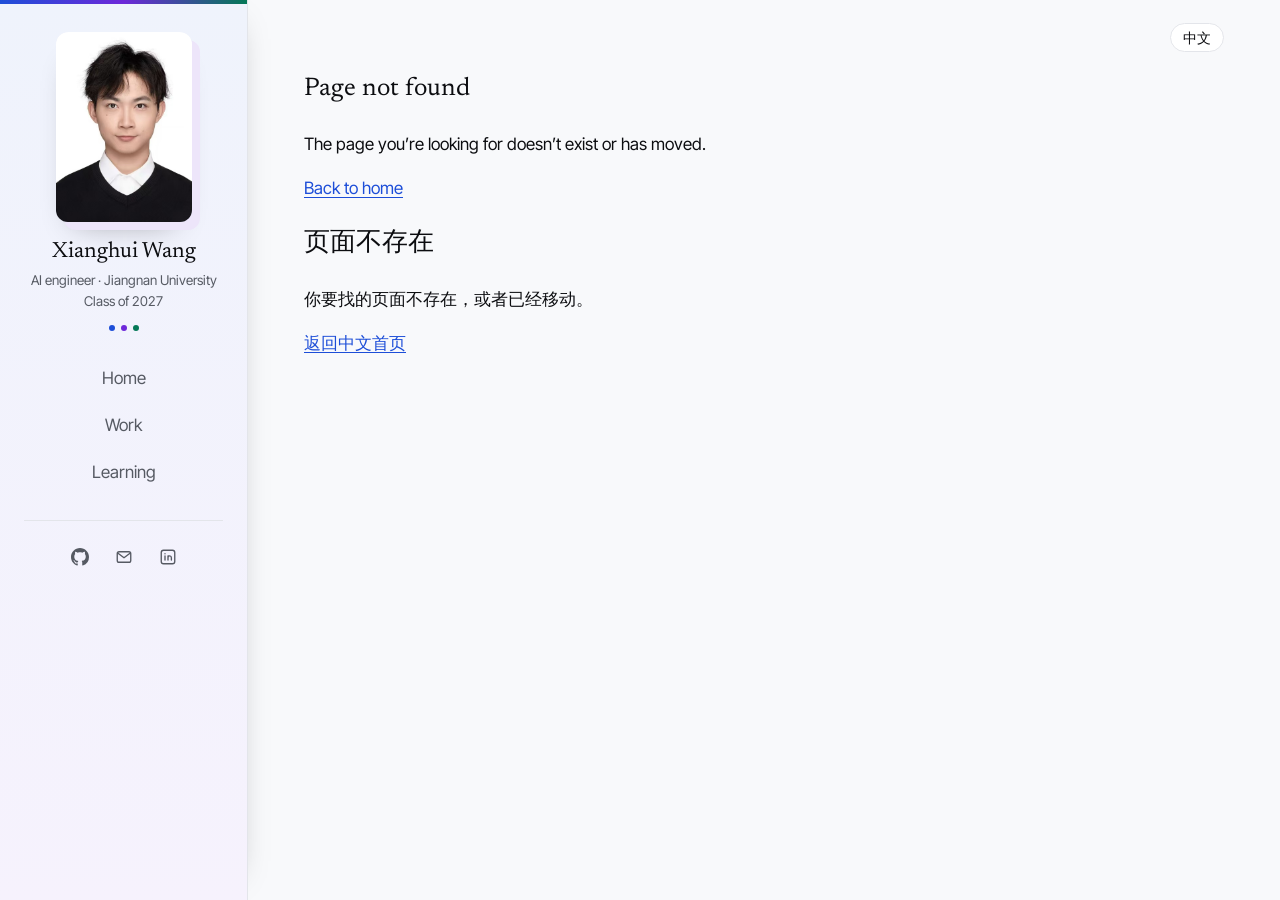
<file: 404/index.html>
<!DOCTYPE html><html lang="en" class="MsWWXq_variable NJj3FG_variable"><head><meta charSet="utf-8"/><meta name="viewport" content="width=device-width, initial-scale=1"/><link rel="preload" as="image" href="/_next/static/media/portrait.1y5gtfrmp4_jw.jpg"/><link rel="stylesheet" href="/_next/static/chunks/04-cut30ice8h.css" data-precedence="next"/><link rel="stylesheet" href="/_next/static/chunks/2dbycb2woa4p3.css" data-precedence="next"/><link rel="preload" as="script" fetchPriority="low" href="/_next/static/chunks/03e0bdt_1a_bl.js"/><script src="/_next/static/chunks/21jpksfxwwmzn.js" async=""></script><script src="/_next/static/chunks/0s7mvllxht1mo.js" async=""></script><script src="/_next/static/chunks/turbopack-3-ry682tkyiqk.js" async=""></script><script src="/_next/static/chunks/0umf92h1sb77c.js" async=""></script><script src="/_next/static/chunks/41eymsdq2u96l.js" async=""></script><meta name="robots" content="noindex"/><meta name="theme-color" content="#f8f9fb" media="(prefers-color-scheme: light)"/><meta name="theme-color" content="#0a0b0e" media="(prefers-color-scheme: dark)"/><title>Page not found · Xianghui Wang</title><meta name="description" content="Xianghui Wang — AI engineer building LLM agents, with research in multimodal emotion recognition. M.S. student in Software Engineering at Jiangnan University, graduating in 2027."/><link rel="canonical" href="https://qingyuxingzhe.github.io/"/><link rel="alternate" hrefLang="en" href="https://qingyuxingzhe.github.io/"/><link rel="alternate" hrefLang="zh-CN" href="https://qingyuxingzhe.github.io/zh/"/><meta property="og:title" content="Xianghui Wang"/><meta property="og:description" content="Xianghui Wang — AI engineer building LLM agents, with research in multimodal emotion recognition. M.S. student in Software Engineering at Jiangnan University, graduating in 2027."/><meta property="og:url" content="https://qingyuxingzhe.github.io/"/><meta property="og:site_name" content="Xianghui Wang"/><meta property="og:locale" content="en_US"/><meta property="og:locale:alternate" content="zh_CN"/><meta property="og:type" content="website"/><meta name="twitter:card" content="summary"/><meta name="twitter:title" content="Xianghui Wang"/><meta name="twitter:description" content="Xianghui Wang — AI engineer building LLM agents, with research in multimodal emotion recognition. M.S. student in Software Engineering at Jiangnan University, graduating in 2027."/><link rel="icon" href="/favicon.ico?favicon.117ezoe8m31dk.ico" sizes="48x48" type="image/x-icon"/><meta name="next-size-adjust" content=""/><script>try{if(/^\/(?:zh\/?)?(?:index\.html)?$/.test(location.pathname)&&!sessionStorage.getItem('intro-seen')&&!matchMedia('(prefers-reduced-motion: reduce)').matches)document.documentElement.classList.add('intro-on')}catch(e){}</script><script src="/_next/static/chunks/0cz1d0mv5g_q7.js" noModule=""></script></head><body><div hidden=""><!--$--><!--/$--></div><a href="#main" class="skip-link">Skip to content</a><div class="Asfdza_shell"><aside class="Asfdza_side"><div class="Asfdza_sideIn"><a class="Asfdza_id" data-intro-target="true" href="/"><span class="Asfdza_photo" data-photo="true"><img alt="Portrait of Xianghui Wang" width="410" height="574" decoding="async" data-nimg="1" style="color:transparent" src="/_next/static/media/portrait.1y5gtfrmp4_jw.jpg"/></span><span><span class="Asfdza_name">Xianghui Wang</span><span class="Asfdza_role">AI engineer · Jiangnan University<br/>Class of 2027</span><span class="Asfdza_dots" aria-hidden="true"><i></i><i></i><i></i></span></span></a><nav aria-label="Main"><ul class="Asfdza_menu"><li><a href="/">Home</a></li><li><a href="/work/">Work</a></li><li><a href="/learning/">Learning</a></li></ul></nav><ul class="Asfdza_contact" aria-label="Contact"><li><a href="https://github.com/Qingyuxingzhe" aria-label="GitHub" title="GitHub" rel="me"><svg width="18" height="18" aria-hidden="true" focusable="false" viewBox="0 0 16 16" fill="currentColor"><path d="M8 0C3.58 0 0 3.58 0 8c0 3.54 2.29 6.53 5.47 7.59.4.07.55-.17.55-.38 0-.19-.01-.82-.01-1.49-2.01.37-2.53-.49-2.69-.94-.09-.23-.48-.94-.82-1.13-.28-.15-.68-.52-.01-.53.63-.01 1.08.58 1.23.82.72 1.21 1.87.87 2.33.66.07-.52.28-.87.51-1.07-1.78-.2-3.64-.89-3.64-3.95 0-.87.31-1.59.82-2.15-.08-.2-.36-1.02.08-2.12 0 0 .67-.21 2.2.82.64-.18 1.32-.27 2-.27.68 0 1.36.09 2 .27 1.53-1.04 2.2-.82 2.2-.82.44 1.1.16 1.92.08 2.12.51.56.82 1.27.82 2.15 0 3.07-1.87 3.75-3.65 3.95.29.25.54.73.54 1.48 0 1.07-.01 1.93-.01 2.2 0 .21.15.46.55.38A8.01 8.01 0 0 0 16 8c0-4.42-3.58-8-8-8z"></path></svg></a></li><li><button type="button" class="Asfdza_copy" aria-label="Email 1598369548@qq.com, click to copy" data-copy-email="true"><svg width="18" height="18" aria-hidden="true" focusable="false" viewBox="0 0 24 24" fill="none" stroke="currentColor" stroke-width="1.8" stroke-linecap="round" stroke-linejoin="round"><rect x="3" y="5" width="18" height="14" rx="2.5"></rect><path d="m4 7 8 6 8-6"></path></svg><span class="Asfdza_tip" aria-hidden="true">1598369548@qq.com</span><span class="sr-only" role="status"></span></button></li><li><a href="https://www.linkedin.com/in/%E7%A5%A5%E8%BE%89-%E7%8E%8B-2358bb412/" aria-label="LinkedIn" title="LinkedIn" rel="me"><svg width="18" height="18" aria-hidden="true" focusable="false" viewBox="0 0 24 24" fill="none" stroke="currentColor" stroke-width="1.8" stroke-linecap="round" stroke-linejoin="round"><rect x="3" y="3" width="18" height="18" rx="3"></rect><path d="M8 10.5V16M8 7.6v.1M12 16v-5.5M12 13c0-1.5 1-2.5 2.3-2.5S16.5 11.3 16.5 13v3"></path></svg></a></li></ul></div></aside><div class="Asfdza_content"><div class="Asfdza_topbar"><a class="Asfdza_lang" aria-label="Read this page in Chinese" hrefLang="zh-CN" data-lang-switch="true" href="/zh/">中文</a></div><main id="main"><section style="padding:3rem 0"><h1>Page not found</h1><p>The page you’re looking for doesn’t exist or has moved.</p><p><a href="/">Back to home</a></p><div lang="zh-CN"><h2>页面不存在</h2><p>你要找的页面不存在，或者已经移动。</p><p><a href="/zh/">返回中文首页</a></p></div></section></main></div></div><!--$--><!--/$--><script id="_R_">(globalThis["TURBOPACK"] || (globalThis["TURBOPACK"] = [])).push({"otherChunks":["static/chunks/03e0bdt_1a_bl.js","static/chunks/21jpksfxwwmzn.js","static/chunks/0s7mvllxht1mo.js"],"runtimeModuleIds":[94553]});</script><script src="/_next/static/chunks/03e0bdt_1a_bl.js" async=""></script><script>(self.__next_f=self.__next_f||[]).push([0])</script><script>self.__next_f.push([1,"1:\"$Sreact.fragment\"\n2:\"/_next/static/chunks/0umf92h1sb77c.js\"\n3:I[39756,[\"$2\"],\"default\"]\n4:I[37457,[\"$2\"],\"default\"]\n5:\"/_next/static/chunks/41eymsdq2u96l.js\"\n6:I[22016,[\"$2\",\"$5\"],\"\"]\n7:I[5500,[\"$2\",\"$5\"],\"Image\"]\n8:I[42724,[\"$2\",\"$5\"],\"Nav\"]\n9:I[52020,[\"$2\",\"$5\"],\"CopyEmail\"]\n13:I[68027,[\"$2\"],\"default\",1]\n:HL[\"/_next/static/chunks/04-cut30ice8h.css\",\"style\"]\n:HL[\"/_next/static/chunks/2dbycb2woa4p3.css\",\"style\"]\nf:X\n10:[[\"children\",{\"s\":\"__PAGE__\",\"h\":512,\"d\":{\"r\":\"$L11\",\"p\":false,\"v\":null}}]]\nd:[[\"children\",{\"s\":\"/_not-found\",\"h\":512,\"d\":{\"r\":\"$Le\",\"p\":false,\"v\":\"$f\"},\"c\":\"$Q10\"}]]\n0:{\"P\":null,\"c\":[\"\",\"_not-found\",\"\"],\"q\":\"\",\"i\":false,\"t\":{\"t\":{\"s\":\"\",\"h\":528,\"d\":{\"r\":[\"$\",\"$1\",\"c\",{\"children\":[[[\"$\",\"link\",\"0\",{\"rel\":\"stylesheet\",\"href\":\"/_next/static/chunks/04-cut30ice8h.css\",\"precedence\":\"next\",\"crossOrigin\":\"$undefined\",\"nonce\":\"$undefined\"}],[\"$\",\"script\",\"script-0\",{\"src\":\"/_next/static/chunks/0umf92h1sb77c.js\",\"async\":true,\"nonce\":\"$undefined\"}]],[\"$\",\"html\",null,{\"lang\":\"en\",\"className\":\"MsWWXq_variable NJj3FG_variable\",\"suppressHydrationWarning\":true,\"children\":[[\"$\",\"head\",null,{\"children\":[\"$\",\"script\",null,{\"dangerouslySetInnerHTML\":{\"__html\":\"try{if(/^\\\\/(?:zh\\\\/?)?(?:index\\\\.html)?$/.test(location.pathname)\u0026\u0026!sessionStorage.getItem('intro-seen')\u0026\u0026!matchMedia('(prefers-reduced-motion: reduce)').matches)document.documentElement.classList.add('intro-on')}catch(e){}\"}}]}],[\"$\",\"body\",null,{\"children\":[\"$\",\"$L3\",null,{\"parallelRouterKey\":\"children\",\"error\":\"$undefined\",\"errorStyles\":\"$undefined\",\"errorScripts\":\"$undefined\",\"template\":[\"$\",\"$L4\",null,{}],\"templateStyles\":\"$undefined\",\"templateScripts\":\"$undefined\",\"notFound\":[[[\"$\",\"a\",null,{\"href\":\"#main\",\"className\":\"skip-link\",\"children\":\"Skip to content\"}],[\"$\",\"div\",null,{\"className\":\"Asfdza_shell\",\"children\":[[\"$\",\"aside\",null,{\"className\":\"Asfdza_side\",\"children\":[\"$\",\"div\",null,{\"className\":\"Asfdza_sideIn\",\"children\":[[\"$\",\"$L6\",null,{\"href\":\"/\",\"className\":\"Asfdza_id\",\"data-intro-target\":true,\"children\":[[\"$\",\"span\",null,{\"className\":\"Asfdza_photo\",\"data-photo\":true,\"children\":[\"$\",\"$L7\",null,{\"src\":{\"src\":\"/_next/static/media/portrait.1y5gtfrmp4_jw.jpg\",\"width\":410,\"height\":574,\"blurWidth\":6,\"blurHeight\":8,\"blurDataURL\":\"[data-uri]\"},\"alt\":\"Portrait of Xianghui Wang\",\"sizes\":\"136px\",\"priority\":true}]}],[\"$\",\"span\",null,{\"children\":[[\"$\",\"span\",null,{\"className\":\"Asfdza_name\",\"children\":\"Xianghui Wang\"}],[\"$\",\"span\",null,{\"className\":\"Asfdza_role\",\"children\":[\"AI engineer · Jiangnan University\",[\"$\",\"br\",null,{}],\"Class of 2027\"]}],[\"$\",\"span\",null,{\"className\":\"Asfdza_dots\",\"aria-hidden\":\"true\",\"children\":[[\"$\",\"i\",null,{}],[\"$\",\"i\",null,{}],[\"$\",\"i\",null,{}]]}]]}]]}],[\"$\",\"$L8\",null,{\"locale\":\"en\"}],[\"$\",\"ul\",null,{\"className\":\"Asfdza_contact\",\"aria-label\":\"Contact\",\"children\":[[\"$\",\"li\",null,{\"children\":[\"$\",\"a\",null,{\"href\":\"https://github.com/Qingyuxingzhe\",\"aria-label\":\"GitHub\",\"title\":\"GitHub\",\"rel\":\"me\",\"children\":[\"$\",\"svg\",null,{\"width\":18,\"height\":18,\"aria-hidden\":true,\"focusable\":false,\"viewBox\":\"0 0 16 16\",\"fill\":\"currentColor\",\"children\":[\"$\",\"path\",null,{\"d\":\"M8 0C3.58 0 0 3.58 0 8c0 3.54 2.29 6.53 5.47 7.59.4.07.55-.17.55-.38 0-.19-.01-.82-.01-1.49-2.01.37-2.53-.49-2.69-.94-.09-.23-.48-.94-.82-1.13-.28-.15-.68-.52-.01-.53.63-.01 1.08.58 1.23.82.72 1.21 1.87.87 2.33.66.07-.52.28-.87.51-1.07-1.78-.2-3.64-.89-3.64-3.95 0-.87.31-1.59.82-2.15-.08-.2-.36-1.02.08-2.12 0 0 .67-.21 2.2.82.64-.18 1.32-.27 2-.27.68 0 1.36.09 2 .27 1.53-1.04 2.2-.82 2.2-.82.44 1.1.16 1.92.08 2.12.51.56.82 1.27.82 2.15 0 3.07-1.87 3.75-3.65 3.95.29.25.54.73.54 1.48 0 1.07-.01 1.93-.01 2.2 0 .21.15.46.55.38A8.01 8.01 0 0 0 16 8c0-4.42-3.58-8-8-8z\"}]}]}]}],[\"$\",\"li\",null,{\"children\":[\"$\",\"$L9\",null,{\"locale\":\"en\",\"email\":\"1598369548@qq.com\"}]}],[\"$\",\"li\",null,{\"children\":[\"$\",\"a\",null,{\"href\":\"https://www.linkedin.com/in/%E7%A5%A5%E8%BE%89-%E7%8E%8B-2358bb412/\",\"aria-label\":\"LinkedIn\",\"title\":\"LinkedIn\",\"rel\":\"me\",\"children\":\"$La\"}]}]]}]]}]}],\"$Lb\"]}]],[\"$Lc\"]],\"forbidden\":\"$undefined\",\"unauthorized\":\"$undefined\"}]}]]}]]}],\"p\":false,\"v\":null},\"c\":\"$Qd\"},\"h\":{\"r\":\"$L12\",\"p\":false,\"v\":null}},\"m\":\"$undefined\",\"G\":[\"$13\",[\"$L14\"]],\"S\":true,\"r\":\"$undefined\",\"s\":\"$undefined\",\"a\":\"$undefined\",\"l\":\"$undefined\",\"p\":\"$undefined\",\"d\":\"$undefined\",\"b\":\"5Hc9O3WoN5vrsrFwY48yL\"}\n15:I[41885,[\"$2\",\"$5\"],\"LangSwitch\"]\n16:I[97367,[\"$2\"],\"OutletBoundary\"]\n17:\"$Sreact.suspense\"\n19:\"ViewportBoundary\"\n1a:I[97367,[\"$2\"],\"$19\"]\n1c:\"MetadataBoundary\"\n1d:I[97367,[\"$2\"],\"$1c\"]\na:[\"$\",\"svg\",null,{\"width\":18,\"height\":18,\"aria-hidden\":true,\"focusable\":false,\"viewBox\":\"0 0 24 24\",\"fill\":\"none\",\"stroke\":\"currentColor\",\"strokeWidth\":\"1.8\",\"strokeLinecap\":\"round\",\"strokeLinejoin\":\"round\",\"children\":[[\"$\",\"rect\",null,{\"x\":\"3\",\"y\":\"3\",\"width\":\"18\",\"height\":\"18\",\"rx\":\"3\"}],[\"$\",\"path\",null,{\"d\":\"M8 10.5V16M8 7.6v.1M12 16v-5.5M12 13c0-1.5 1-2.5 2.3-2.5S16.5 11.3 16.5 13v3\"}]]}]\nb:[\"$\",\"div\",null,{\"className\":\"Asfdza_content\",\"children\":[[\"$\",\"div\",null,{\"className\":\"Asfdza_topbar\",\"children\":[\"$\",\"$L15\",null,{\"locale\":\"en\",\"home\":true}]}],[\"$\",\"main\",null,{\"id\":\"main\",\"children\":[\"$\",\"section\",null,{\"style\":{\"padding\":\"3rem 0\"},\"children\":[[\"$\",\"h1\",null,{\"children\":\"Page not found\"}],[\"$\",\"p\",null,{\"children\":\"The page you’re looking for doesn’t exist or has moved.\"}],[\"$\",\"p\",null,{\"children\":[\"$\",\"$L6\",null,{\"href\":\"/\",\"children\":\"Back to home\"}]}],[\"$\",\"div\",null,{\"lang\":\"zh-CN\",\"children\":[[\"$\",\"h2\",null,{\"children\":\"页面不存在\"}],[\"$\",\"p\",null,{\"children\":\"你要找的页面不存在，或者已经移动。\"}],[\"$\",\"p\",null,{\"children\":[\"$\",\"$L6\",null,{\"href\":\"/zh/\",\"children\":\"返回中文首页\"}]}]]}]]}]}]]}]\nc:[\"$\",\"link\",\"0\",{\"rel\":\"stylesheet\",\"href\":\"/_next/static/chunks/2dbycb2woa4p3.css\",\"precedence\":\"next\",\"crossOrigin\":\"$undefined\",\"nonce\":\"$undefined\"}]\ne:[\"$\",\"$1\",\"c\",{\"children\":[null,[\"$\",\"$L3\",null,{\"parallelRouterKey\":\"children\",\"error\":\"$undefined\",\"errorStyles\":\"$undefined\",\"errorScripts\":\"$undefined\",\"template\":[\"$\",\"$L4\",null,{}],\"templateStyles\":\"$undefined\",\"templateScripts\":\"$undefined\",\"notFound\":\"$undefined\",\"forbidden\":\"$undefined\",\"unauthorized\":\"$undefined\"}]]}]\n11:[\"$\",\"$1\",\"c\",{\"children\":[[[\"$\",\"a\",null,{\"href\":\"#main\",\"className\":\"skip-link\",\"children\":\"Skip to content\"}],[\"$\",\"div\",null,{\"className\":\"Asfdza_shell\",\"children\":[[\"$\",\"aside\",null,{\"className\":\"Asfdza_side\",\"children\":[\"$\",\"div\",null,{\"className\":\"Asfdza_sideIn\",\"children\":[[\"$\",\"$L6\",null,{\"href\":\"/\",\"className\":\"Asfdza_id\",\"data-intro-target\":true,\"children\":[[\"$\",\"span\",null,{\"className\":\"Asfdza_photo\",\"data-photo\":true,\"children\":[\"$\",\"$L7\",null,{\"src\":\"$0:t:t:d:r:props:children:1:props:children:1:props:children:props:notFound:0:1:props:children:0:props:children:props:children:0:props:children:0:props:children:props:src\",\"alt\":\"Portrait of Xianghui Wang\",\"sizes\":\"136px\",\"priority\":true}]}],[\"$\",\"span\",null,{\"children\":[[\"$\",\"span\",null,{\"className\":\"Asfdza_name\",\"children\":\"Xianghui Wang\"}],[\"$\",\"span\",null,{\"className\":\"Asfdza_role\",\"children\":[\"AI engineer · Jiangnan University\",[\"$\",\"br\",null,{}],\"Class of 2027\"]}],[\"$\",\"span\",null,{\"className\":\"Asfdza_dots\",\"aria-hidden\":\"true\",\"children\":[[\"$\",\"i\",null,{}],[\"$\",\"i\",null,{}],[\"$\",\"i\",null,{}]]}]]}]]}],[\"$\",\"$L8\",null,{\"locale\":\"en\"}],[\"$\",\"ul\",null,{\"className\":\"Asfdza_contact\",\"aria-label\":\"Contact\",\"children\":[[\"$\",\"li\",null,{\"children\":[\"$\",\"a\",null,{\"href\":\"https://github.com/Qingyuxingzhe\",\"aria-label\":\"GitHub\",\"title\":\"GitHub\",\"rel\":\"me\",\"children\":[\"$\",\"svg\",null,{\"width\":18,\"height\":18,\"aria-hidden\":true,\"focusable\":false,\"viewBox\":\"0 0 16 16\",\"fill\":\"currentColor\",\"children\":[\"$\",\"path\",null,{\"d\":\"M8 0C3.58 0 0 3.58 0 8c0 3.54 2.29 6.53 5.47 7.59.4.07.55-.17.55-.38 0-.19-.01-.82-.01-1.49-2.01.37-2.53-.49-2.69-.94-.09-.23-.48-.94-.82-1.13-.28-.15-.68-.52-.01-.53.63-.01 1.08.58 1.23.82.72 1.21 1.87.87 2.33.66.07-.52.28-.87.51-1.07-1.78-.2-3.64-.89-3.64-3.95 0-.87.31-1.59.82-2.15-.08-.2-.36-1.02.08-2.12 0 0 .67-.21 2.2.82.64-.18 1.32-.27 2-.27.68 0 1.36.09 2 .27 1.53-1.04 2.2-.82 2.2-.82.44 1.1.16 1.92.08 2.12.51.56.82 1.27.82 2.15 0 3.07-1.87 3.75-3.65 3.95.29.25.54.73.54 1.48 0 1.07-.01 1.93-.01 2.2 0 .21.15.46.55.38A8.01 8.01 0 0 0 16 8c0-4.42-3.58-8-8-8z\"}]}]}]}],[\"$\",\"li\",null,{\"children\":[\"$\",\"$L9\",null,{\"locale\":\"en\",\"email\":\"1598369548@qq.com\"}]}],[\"$\",\"li\",null,{\"children\":[\"$\",\"a\",null,{\"href\":\"https://www.linkedin.com/in/%E7%A5%A5%E8%BE%89-%E7%8E%8B-2358bb412/\",\"aria-label\":\"LinkedIn\",\"title\":\"LinkedIn\",\"rel\":\"me\",\"children\":[\"$\",\"svg\",null,{\"width\":18,\"height\":18,\"aria-hidden\":true,\"focusable\":false,\"viewBox\":\"0 0 24 24\",\"fill\":\"none\",\"stroke\":\"currentColor\",\"strokeWidth\":\"1.8\",\"strokeLinecap\":\"round\",\"strokeLinejoin\":\"round\",\"children\":[[\"$\",\"rect\",null,{\"x\":\"3\",\"y\":\"3\",\"width\":\"18\",\"height\":\"18\",\"rx\":\"3\"}],[\"$\",\"path\",null,{\"d\":\"M8 10.5V16M8 7.6v.1M12 16v-5.5M12 13c0-1.5 1-2.5 2.3-2.5S16.5 11.3 16.5 13v3\"}]]}]}]}]]}]]}]}],[\"$\",\"div\",null,{\"className\":\"Asfdza_content\",\"children\":[[\"$\",\"div\",null,{\"className\":\"Asfdza_topbar\",\"children\":[\"$\",\"$L15\",null,{\"locale\":\"en\",\"home\":true}]}],[\"$\",\"main\",null,{\"id\":\"main\",\"children\":[\"$\",\"section\",null,{\"style\":{\"padding\":\"3rem 0\"},\"children\":[[\"$\",\"h1\",null,{\"children\":\"Page not found\"}],[\"$\",\"p\",null,{\"children\":\"The page you’re looking for doesn’t exist or has moved.\"}],[\"$\",\"p\",null,{\"children\":[\"$\",\"$L6\",null,{\"href\":\"/\",\"children\":\"Back to home\"}]}],[\"$\",\"div\",null,{\"lang\":\"zh-CN\",\"children\":[[\"$\",\"h2\",null,{\"children\":\"页面不存在\"}],[\"$\",\"p\",null,{\"children\":\"你要找的页面不存在，或者已经移动。\"}],[\"$\",\"p\",null,{\"children\":[\"$\",\"$L6\",null,{\"href\":\"/zh/\",\"children\":\"返回中文首页\"}]}]]}]]}]}]]}]]}]],[[\"$\",\"link\",\"0\",{\"rel\":\"stylesheet\",\"href\":\"/_next/static/chunks/2dbycb2woa4p3.css\",\"precedence\":\"next\",\"crossOrigin\":\"$undefined\",\"nonce\":\"$undefined\"}],[\"$\",\"script\",\"script-0\",{\"src\":\"/_next/static/chunks/41eymsdq2u96l.js\",\"async\":true,\"nonce\":\"$undefined\"}]],[\"$\",\"$L16\",null,{\"children\":[\"$\",\"$17\",null,{\"name\":\"Next.MetadataOutlet\",\"children\":\"$@18\"}]}]]}]\n12:[\"$\",\"$1\",\"h\",{\"children\":[[\"$\",\"meta\",null,{\"name\":\"robots\",\"content\":\"noindex\"}],[\"$\",\"$L1a\",null,{\"children\":\"$L1b\"}],[\"$\",\"$L1d\",null,{\"children\":[[\"$\",\"div\",null,{\"hidden\":true,\"children\":[\"$\",\"$17\",null,{\"name\":\"Next.Metadata\",\"children\":\"$L1e\"}]}],null]}],[\"$\",\"meta\",null,{\"name\":\"next-size-adjust\",\"content\":\"\"}]]}]\n14:[\"$\",\"link\",\"0\",{\"rel\":\"stylesheet\",\"href\":\"/_next/static/chunks/04-cut30ice8h.css\",\"precedence\":\"next\",\"crossOrigin\":\"$undefined\",\"nonce\":\"$undefined\"}]\nf:C\n1b:[[\"$\",\"meta\",\"0\",{\"charSet\":\"utf-8\"}],[\"$\",\"meta\",\"1\",{\"name\":\"viewport\",\"content\":\"width=device-width, initial-scale=1\"}],[\"$\",\"meta\",\"2\",{\"name\":\"theme-color\",\"content\":\"#f8f9fb\",\"media\":\"(prefers-color-scheme: light)\"}],[\"$\",\"meta\",\"3\",{\"name\":\"theme-color\",\"content\":\"#0a0b0e\",\"media\":\"(prefers-color-scheme: dark)\"}]]\n1f:I[27201,[\"$2\"],\"IconMark\"]\n18:null\n1e:[[\"$\",\"title\",\"0\",{\"children\":\"Page not found · Xianghui Wang\"}],[\"$\",\"meta\",\"1\",{\"name\":\"description\",\"content\":\"Xianghui Wang — AI engineer building LLM agents, with research in multimodal emotion recognition. M.S. student in Software Engineering at Jiangnan University, graduating in 2027.\"}],[\"$\",\"link\",\"2\",{\"rel\":\"canonical\",\"href\":\"https://qingyuxingzhe.github.io/\"}],[\"$\",\"link\",\"3\",{\"rel\":\"alternate\",\"hrefLang\":\"en\",\"href\":\"https://qingyuxingzhe.github.io/\"}],[\"$\",\"link\",\"4\",{\"rel\":\"alternate\",\"hrefLang\":\"zh-CN\",\"href\":\"https://qingyuxingzhe.github.io/zh/\"}],[\"$\",\"meta\",\"5\",{\"property\":\"og:title\",\"content\":\"Xianghui Wang\"}],[\"$\",\"meta\",\"6\",{\"property\":\"og:description\",\"content\":\"Xianghui Wang — AI engineer building LLM agents, with research in multimodal emotion recognition. M.S. student in Software Engineering at Jiangnan University, graduating in 2027.\"}],[\"$\",\"meta\",\"7\",{\"property\":\"og:url\",\"content\":\"https://qingyuxingzhe.github.io/\"}],[\"$\",\"meta\",\"8\",{\"property\":\"og:site_name\",\"content\":\"Xianghui Wang\"}],[\"$\",\"meta\",\"9\",{\"property\":\"og:locale\",\"content\":\"en_US\"}],[\"$\",\"meta\",\"10\",{\"property\":\"og:locale:alternate\",\"content\":\"zh_CN\"}],[\"$\",\"meta\",\"11\",{\"property\":\"og:type\",\"content\":\"website\"}],[\"$\",\"meta\",\"12\",{\"name\":\"twitter:card\",\"content\":\"summary\"}],[\"$\",\"meta\",\"13\",{\"name\":\"twitter:title\",\"content\":\"Xianghui Wang\"}],[\"$\",\"meta\",\"14\",{\"name\":\"twitter:description\",\"content\":\"Xianghui Wang — AI engineer building LLM agents, with research in multimodal emotion recognition. M.S. student in Software Engineering at Jiangnan University, graduating in 2027.\"}],[\"$\",\"link\",\"15\",{\"rel\":\"icon\",\"href\":\"/favicon.ico?favicon.117ezoe8m31dk.ico\",\"sizes\":\"48x48\",\"type\":\"image/x-icon\"}],[\"$\",\"$L1f\",\"16\",{}]]\n"])</script></body></html>
</file>
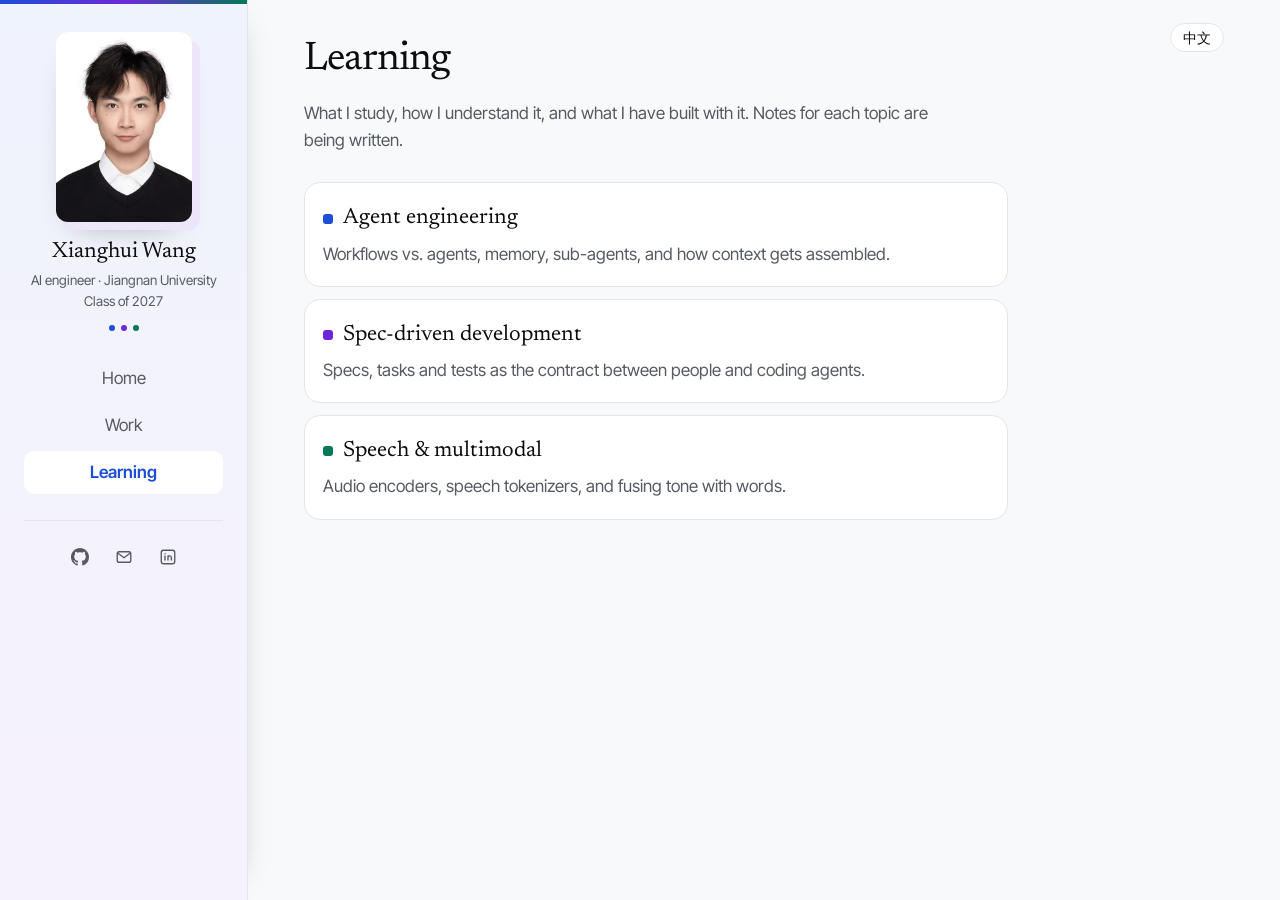
<file: learning/index.html>
<!DOCTYPE html><html lang="en" class="MsWWXq_variable NJj3FG_variable"><head><meta charSet="utf-8"/><meta name="viewport" content="width=device-width, initial-scale=1"/><link rel="preload" href="/_next/static/media/inter_tight_latin_wght_normal-s.p.1_fsb17gxmapx.woff2" as="font" crossorigin="" type="font/woff2"/><link rel="preload" href="/_next/static/media/newsreader_latin_wght_normal-s.p.0rbocftmutivq.woff2" as="font" crossorigin="" type="font/woff2"/><link rel="preload" as="image" href="/_next/static/media/portrait.1y5gtfrmp4_jw.jpg"/><link rel="stylesheet" href="/_next/static/chunks/04-cut30ice8h.css" data-precedence="next"/><link rel="stylesheet" href="/_next/static/chunks/2dbycb2woa4p3.css" data-precedence="next"/><link rel="stylesheet" href="/_next/static/chunks/096d613_6f555.css" data-precedence="next"/><link rel="preload" as="script" fetchPriority="low" href="/_next/static/chunks/03e0bdt_1a_bl.js"/><script src="/_next/static/chunks/21jpksfxwwmzn.js" async=""></script><script src="/_next/static/chunks/0s7mvllxht1mo.js" async=""></script><script src="/_next/static/chunks/turbopack-3-ry682tkyiqk.js" async=""></script><script src="/_next/static/chunks/0umf92h1sb77c.js" async=""></script><script src="/_next/static/chunks/41eymsdq2u96l.js" async=""></script><meta name="theme-color" content="#f8f9fb" media="(prefers-color-scheme: light)"/><meta name="theme-color" content="#0a0b0e" media="(prefers-color-scheme: dark)"/><title>Learning · Xianghui Wang</title><meta name="description" content="Xianghui Wang — AI engineer building LLM agents, with research in multimodal emotion recognition. M.S. student in Software Engineering at Jiangnan University, graduating in 2027."/><link rel="canonical" href="https://qingyuxingzhe.github.io/learning/"/><link rel="alternate" hrefLang="en" href="https://qingyuxingzhe.github.io/learning/"/><link rel="alternate" hrefLang="zh-CN" href="https://qingyuxingzhe.github.io/zh/learning/"/><meta property="og:title" content="Learning · Xianghui Wang"/><meta property="og:description" content="Xianghui Wang — AI engineer building LLM agents, with research in multimodal emotion recognition. M.S. student in Software Engineering at Jiangnan University, graduating in 2027."/><meta property="og:url" content="https://qingyuxingzhe.github.io/learning/"/><meta property="og:site_name" content="Xianghui Wang"/><meta property="og:locale" content="en_US"/><meta property="og:locale:alternate" content="zh_CN"/><meta property="og:type" content="website"/><meta name="twitter:card" content="summary"/><meta name="twitter:title" content="Learning · Xianghui Wang"/><meta name="twitter:description" content="Xianghui Wang — AI engineer building LLM agents, with research in multimodal emotion recognition. M.S. student in Software Engineering at Jiangnan University, graduating in 2027."/><link rel="icon" href="/favicon.ico?favicon.117ezoe8m31dk.ico" sizes="48x48" type="image/x-icon"/><meta name="next-size-adjust" content=""/><script>try{if(/^\/(?:zh\/?)?(?:index\.html)?$/.test(location.pathname)&&!sessionStorage.getItem('intro-seen')&&!matchMedia('(prefers-reduced-motion: reduce)').matches)document.documentElement.classList.add('intro-on')}catch(e){}</script><script src="/_next/static/chunks/0cz1d0mv5g_q7.js" noModule=""></script></head><body><div hidden=""><!--$--><!--/$--></div><a href="#main" class="skip-link">Skip to content</a><div class="Asfdza_shell"><aside class="Asfdza_side"><div class="Asfdza_sideIn"><a class="Asfdza_id" data-intro-target="true" href="/"><span class="Asfdza_photo" data-photo="true"><img alt="Portrait of Xianghui Wang" width="410" height="574" decoding="async" data-nimg="1" style="color:transparent" src="/_next/static/media/portrait.1y5gtfrmp4_jw.jpg"/></span><span><span class="Asfdza_name">Xianghui Wang</span><span class="Asfdza_role">AI engineer · Jiangnan University<br/>Class of 2027</span><span class="Asfdza_dots" aria-hidden="true"><i></i><i></i><i></i></span></span></a><nav aria-label="Main"><ul class="Asfdza_menu"><li><a href="/">Home</a></li><li><a href="/work/">Work</a></li><li><a aria-current="page" href="/learning/">Learning</a></li></ul></nav><ul class="Asfdza_contact" aria-label="Contact"><li><a href="https://github.com/Qingyuxingzhe" aria-label="GitHub" title="GitHub" rel="me"><svg width="18" height="18" aria-hidden="true" focusable="false" viewBox="0 0 16 16" fill="currentColor"><path d="M8 0C3.58 0 0 3.58 0 8c0 3.54 2.29 6.53 5.47 7.59.4.07.55-.17.55-.38 0-.19-.01-.82-.01-1.49-2.01.37-2.53-.49-2.69-.94-.09-.23-.48-.94-.82-1.13-.28-.15-.68-.52-.01-.53.63-.01 1.08.58 1.23.82.72 1.21 1.87.87 2.33.66.07-.52.28-.87.51-1.07-1.78-.2-3.64-.89-3.64-3.95 0-.87.31-1.59.82-2.15-.08-.2-.36-1.02.08-2.12 0 0 .67-.21 2.2.82.64-.18 1.32-.27 2-.27.68 0 1.36.09 2 .27 1.53-1.04 2.2-.82 2.2-.82.44 1.1.16 1.92.08 2.12.51.56.82 1.27.82 2.15 0 3.07-1.87 3.75-3.65 3.95.29.25.54.73.54 1.48 0 1.07-.01 1.93-.01 2.2 0 .21.15.46.55.38A8.01 8.01 0 0 0 16 8c0-4.42-3.58-8-8-8z"></path></svg></a></li><li><button type="button" class="Asfdza_copy" aria-label="Email 1598369548@qq.com, click to copy" data-copy-email="true"><svg width="18" height="18" aria-hidden="true" focusable="false" viewBox="0 0 24 24" fill="none" stroke="currentColor" stroke-width="1.8" stroke-linecap="round" stroke-linejoin="round"><rect x="3" y="5" width="18" height="14" rx="2.5"></rect><path d="m4 7 8 6 8-6"></path></svg><span class="Asfdza_tip" aria-hidden="true">1598369548@qq.com</span><span class="sr-only" role="status"></span></button></li><li><a href="https://www.linkedin.com/in/%E7%A5%A5%E8%BE%89-%E7%8E%8B-2358bb412/" aria-label="LinkedIn" title="LinkedIn" rel="me"><svg width="18" height="18" aria-hidden="true" focusable="false" viewBox="0 0 24 24" fill="none" stroke="currentColor" stroke-width="1.8" stroke-linecap="round" stroke-linejoin="round"><rect x="3" y="3" width="18" height="18" rx="3"></rect><path d="M8 10.5V16M8 7.6v.1M12 16v-5.5M12 13c0-1.5 1-2.5 2.3-2.5S16.5 11.3 16.5 13v3"></path></svg></a></li></ul></div></aside><div class="Asfdza_content"><div class="Asfdza_topbar"><a class="Asfdza_lang" aria-label="Read this page in Chinese" hrefLang="zh-CN" data-lang-switch="true" href="/zh/learning/">中文</a></div><main id="main"><section class="y8IlVa_page" aria-labelledby="page-title"><h1 id="page-title" class="y8IlVa_title">Learning</h1><p class="y8IlVa_intro">What I study, how I understand it, and what I have built with it. Notes for each topic are being written.</p><ul class="y8IlVa_topics"><li class="y8IlVa_c1"><h2 class="y8IlVa_topicTitle">Agent engineering</h2><p>Workflows vs. agents, memory, sub-agents, and how context gets assembled.</p></li><li class="y8IlVa_c2"><h2 class="y8IlVa_topicTitle">Spec-driven development</h2><p>Specs, tasks and tests as the contract between people and coding agents.</p></li><li class="y8IlVa_c3"><h2 class="y8IlVa_topicTitle">Speech &amp; multimodal</h2><p>Audio encoders, speech tokenizers, and fusing tone with words.</p></li></ul></section><!--$--><!--/$--></main></div></div><script id="_R_">(globalThis["TURBOPACK"] || (globalThis["TURBOPACK"] = [])).push({"otherChunks":["static/chunks/03e0bdt_1a_bl.js","static/chunks/21jpksfxwwmzn.js","static/chunks/0s7mvllxht1mo.js"],"runtimeModuleIds":[94553]});</script><script src="/_next/static/chunks/03e0bdt_1a_bl.js" async=""></script><script>(self.__next_f=self.__next_f||[]).push([0])</script><script>self.__next_f.push([1,"1:\"$Sreact.fragment\"\n2:\"/_next/static/chunks/0umf92h1sb77c.js\"\n3:I[39756,[\"$2\"],\"default\"]\n4:I[37457,[\"$2\"],\"default\"]\n5:\"/_next/static/chunks/41eymsdq2u96l.js\"\n6:I[22016,[\"$2\",\"$5\"],\"\"]\n7:I[5500,[\"$2\",\"$5\"],\"Image\"]\n8:I[42724,[\"$2\",\"$5\"],\"Nav\"]\n9:I[52020,[\"$2\",\"$5\"],\"CopyEmail\"]\n15:I[68027,[\"$2\"],\"default\",1]\n:HL[\"/_next/static/chunks/04-cut30ice8h.css\",\"style\"]\n:HL[\"/_next/static/chunks/2dbycb2woa4p3.css\",\"style\"]\n:HL[\"/_next/static/media/inter_tight_latin_wght_normal-s.p.1_fsb17gxmapx.woff2\",\"font\",{\"crossOrigin\":\"\",\"type\":\"font/woff2\"}]\n:HL[\"/_next/static/media/newsreader_latin_wght_normal-s.p.0rbocftmutivq.woff2\",\"font\",{\"crossOrigin\":\"\",\"type\":\"font/woff2\"}]\n:HL[\"/_next/static/chunks/096d613_6f555.css\",\"style\"]\n11:X\n12:[[\"children\",{\"s\":\"__PAGE__\",\"h\":512,\"d\":{\"r\":\"$L13\",\"p\":false,\"v\":null}}]]\nf:[[\"children\",{\"s\":\"learning\",\"h\":512,\"d\":{\"r\":\"$L10\",\"p\":false,\"v\":\"$11\"},\"c\":\"$Q12\"}]]\nd:[[\"children\",{\"s\":\"(en)\",\"h\":512,\"d\":{\"r\":\"$Le\",\"p\":false,\"v\":null},\"c\":\"$Qf\"}]]\n0:{\"P\":null,\"c\":[\"\",\"learning\",\"\"],\"q\":\"\",\"i\":false,\"t\":{\"t\":{\"s\":\"\",\"h\":528,\"d\":{\"r\":[\"$\",\"$1\",\"c\",{\"children\":[[[\"$\",\"link\",\"0\",{\"rel\":\"stylesheet\",\"href\":\"/_next/static/chunks/04-cut30ice8h.css\",\"precedence\":\"next\",\"crossOrigin\":\"$undefined\",\"nonce\":\"$undefined\"}],[\"$\",\"script\",\"script-0\",{\"src\":\"/_next/static/chunks/0umf92h1sb77c.js\",\"async\":true,\"nonce\":\"$undefined\"}]],[\"$\",\"html\",null,{\"lang\":\"en\",\"className\":\"MsWWXq_variable NJj3FG_variable\",\"suppressHydrationWarning\":true,\"children\":[[\"$\",\"head\",null,{\"children\":[\"$\",\"script\",null,{\"dangerouslySetInnerHTML\":{\"__html\":\"try{if(/^\\\\/(?:zh\\\\/?)?(?:index\\\\.html)?$/.test(location.pathname)\u0026\u0026!sessionStorage.getItem('intro-seen')\u0026\u0026!matchMedia('(prefers-reduced-motion: reduce)').matches)document.documentElement.classList.add('intro-on')}catch(e){}\"}}]}],[\"$\",\"body\",null,{\"children\":[\"$\",\"$L3\",null,{\"parallelRouterKey\":\"children\",\"error\":\"$undefined\",\"errorStyles\":\"$undefined\",\"errorScripts\":\"$undefined\",\"template\":[\"$\",\"$L4\",null,{}],\"templateStyles\":\"$undefined\",\"templateScripts\":\"$undefined\",\"notFound\":[[[\"$\",\"a\",null,{\"href\":\"#main\",\"className\":\"skip-link\",\"children\":\"Skip to content\"}],[\"$\",\"div\",null,{\"className\":\"Asfdza_shell\",\"children\":[[\"$\",\"aside\",null,{\"className\":\"Asfdza_side\",\"children\":[\"$\",\"div\",null,{\"className\":\"Asfdza_sideIn\",\"children\":[[\"$\",\"$L6\",null,{\"href\":\"/\",\"className\":\"Asfdza_id\",\"data-intro-target\":true,\"children\":[[\"$\",\"span\",null,{\"className\":\"Asfdza_photo\",\"data-photo\":true,\"children\":[\"$\",\"$L7\",null,{\"src\":{\"src\":\"/_next/static/media/portrait.1y5gtfrmp4_jw.jpg\",\"width\":410,\"height\":574,\"blurWidth\":6,\"blurHeight\":8,\"blurDataURL\":\"[data-uri]\"},\"alt\":\"Portrait of Xianghui Wang\",\"sizes\":\"136px\",\"priority\":true}]}],[\"$\",\"span\",null,{\"children\":[[\"$\",\"span\",null,{\"className\":\"Asfdza_name\",\"children\":\"Xianghui Wang\"}],[\"$\",\"span\",null,{\"className\":\"Asfdza_role\",\"children\":[\"AI engineer · Jiangnan University\",[\"$\",\"br\",null,{}],\"Class of 2027\"]}],[\"$\",\"span\",null,{\"className\":\"Asfdza_dots\",\"aria-hidden\":\"true\",\"children\":[[\"$\",\"i\",null,{}],[\"$\",\"i\",null,{}],[\"$\",\"i\",null,{}]]}]]}]]}],[\"$\",\"$L8\",null,{\"locale\":\"en\"}],[\"$\",\"ul\",null,{\"className\":\"Asfdza_contact\",\"aria-label\":\"Contact\",\"children\":[[\"$\",\"li\",null,{\"children\":[\"$\",\"a\",null,{\"href\":\"https://github.com/Qingyuxingzhe\",\"aria-label\":\"GitHub\",\"title\":\"GitHub\",\"rel\":\"me\",\"children\":[\"$\",\"svg\",null,{\"width\":18,\"height\":18,\"aria-hidden\":true,\"focusable\":false,\"viewBox\":\"0 0 16 16\",\"fill\":\"currentColor\",\"children\":[\"$\",\"path\",null,{\"d\":\"M8 0C3.58 0 0 3.58 0 8c0 3.54 2.29 6.53 5.47 7.59.4.07.55-.17.55-.38 0-.19-.01-.82-.01-1.49-2.01.37-2.53-.49-2.69-.94-.09-.23-.48-.94-.82-1.13-.28-.15-.68-.52-.01-.53.63-.01 1.08.58 1.23.82.72 1.21 1.87.87 2.33.66.07-.52.28-.87.51-1.07-1.78-.2-3.64-.89-3.64-3.95 0-.87.31-1.59.82-2.15-.08-.2-.36-1.02.08-2.12 0 0 .67-.21 2.2.82.64-.18 1.32-.27 2-.27.68 0 1.36.09 2 .27 1.53-1.04 2.2-.82 2.2-.82.44 1.1.16 1.92.08 2.12.51.56.82 1.27.82 2.15 0 3.07-1.87 3.75-3.65 3.95.29.25.54.73.54 1.48 0 1.07-.01 1.93-.01 2.2 0 .21.15.46.55.38A8.01 8.01 0 0 0 16 8c0-4.42-3.58-8-8-8z\"}]}]}]}],[\"$\",\"li\",null,{\"children\":[\"$\",\"$L9\",null,{\"locale\":\"en\",\"email\":\"1598369548@qq.com\"}]}],[\"$\",\"li\",null,{\"children\":[\"$\",\"a\",null,{\"href\":\"https://www.linkedin.com/in/%E7%A5%A5%E8%BE%89-%E7%8E%8B-2358bb412/\",\"aria-label\":\"LinkedIn\",\"title\":\"LinkedIn\",\"rel\":\"me\",\"children\":\"$La\"}]}]]}]]}]}],\"$Lb\"]}]],[\"$Lc\"]],\"forbidden\":\"$undefined\",\"unauthorized\":\"$undefined\"}]}]]}]]}],\"p\":false,\"v\":null},\"c\":\"$Qd\"},\"h\":{\"r\":\"$L14\",\"p\":false,\"v\":null}},\"m\":\"$undefined\",\"G\":[\"$15\",[\"$L16\"]],\"S\":true,\"r\":\"$undefined\",\"s\":\"$undefined\",\"a\":\"$undefined\",\"l\":\"$undefined\",\"p\":\"$undefined\",\"d\":\"$undefined\",\"b\":\"5Hc9O3WoN5vrsrFwY48yL\"}\n17:I[41885,[\"$2\",\"$5\"],\"LangSwitch\"]\n1b:I[97367,[\"$2\"],\"OutletBoundary\"]\n1c:\"$Sreact.suspense\"\n1e:\"ViewportBoundary\"\n1f:I[97367,[\"$2\"],\"$1e\"]\n21:\"MetadataBoundary\"\n22:I[97367,[\"$2\"],\"$21\"]\na:[\"$\",\"svg\",null,{\"width\":18,\"height\":18,\"aria-hidden\":true,\"focusable\":false,\"viewBox\":\"0 0 24 24\",\"fill\":\"none\",\"stroke\":\"currentColor\",\"strokeWidth\":\"1.8\",\"strokeLinecap\":\"round\",\"strokeLinejoin\":\"round\",\"children\":[[\"$\",\"rect\",null,{\"x\":\"3\",\"y\":\"3\",\"width\":\"18\",\"height\":\"18\",\"rx\":\"3\"}],[\"$\",\"path\",null,{\"d\":\"M8 10.5V16M8 7.6v.1M12 16v-5.5M12 13c0-1.5 1-2.5 2.3-2.5S16.5 11.3 16.5 13v3\"}]]}]\nb:[\"$\",\"div\",null,{\"className\":\"Asfdza_content\",\"children\":[[\"$\",\"div\",null,{\"className\":\"Asfdza_topbar\",\"children\":[\"$\",\"$L17\",null,{\"locale\":\"en\",\"home\":true}]}],[\"$\",\"main\",null,{\"id\":\"main\",\"children\":[\"$\",\"section\",null,{\"style\":{\"padding\":\"3rem 0\"},\"children\":[[\"$\",\"h1\",null,{\"children\":\"Page not found\"}],[\"$\",\"p\",null,{\"children\":\"The page you’re looking for doesn’t exist or has moved.\"}],[\"$\",\"p\",null,{\"children\":[\"$\",\"$L6\",null,{\"href\":\"/\",\"children\":\"Back to home\"}]}],[\"$\",\"div\",null,{\"lang\":\"zh-CN\",\"children\":[[\"$\",\"h2\",null,{\"children\":\"页面不存在\"}],[\"$\",\"p\",null,{\"children\":\"你要找的页面不存在，或者已经移动。\"}],[\"$\",\"p\",null,{\"children\":[\"$\",\"$L6\",null,{\"href\":\"/zh/\",\"children\":\"返回中文首页\"}]}]]}]]}]}]]}]\nc:[\"$\",\"link\",\"0\",{\"rel\":\"stylesheet\",\"href\":\"/_next/static/chunks/2dbycb2woa4p3.css\",\"precedence\":\"next\",\"crossOrigin\":\"$undefined\",\"nonce\":\"$undefined\"}]\ne:[\"$\",\"$1\",\"c\",{\"children\":[[[\"$\",\"link\",\"0\",{\"rel\":\"stylesheet\",\"href\":\"/_next/static/chunks/2dbycb2woa4p3.css\",\"precedence\":\"next\",\"crossOrigin\":\"$undefined\",\"nonce\":\"$undefined\"}],[\"$\",\"script\",\"script-0\",{\"src\":\"/_next/static/chunks/41eymsdq2u96l.js\",\"async\":true,\"nonce\":\"$undefined\"}]],[[\"$\",\"a\",null,{\"href\":\"#main\",\"className\":\"skip-link\",\"children\":\"Skip to content\"}],[\"$\",\"div\",null,{\"className\":\"Asfdza_shell\",\"children\":[[\"$\",\"aside\",null,{\"className\":\"Asfdza_side\",\"children\":[\"$\",\"div\",null,{\"className\":\"Asfdza_sideIn\",\"children\":[[\"$\",\"$L6\",null,{\"href\":\"/\",\"className\":\"Asfdza_id\",\"data-intro-target\":true,\"children\":[[\"$\",\"span\",null,{\"className\":\"Asfdza_photo\",\"data-photo\":true,\"children\":[\"$\",\"$L7\",null,{\"src\":\"$0:t:t:d:r:props:children:1:props:children:1:props:children:props:notFound:0:1:props:children:0:props:children:props:children:0:props:children:0:props:children:props:src\",\"alt\":\"Portrait of Xianghui Wang\",\"sizes\":\"136px\",\"priority\":true}]}],[\"$\",\"span\",null,{\"children\":[[\"$\",\"span\",null,{\"className\":\"Asfdza_name\",\"children\":\"Xianghui Wang\"}],[\"$\",\"span\",null,{\"className\":\"Asfdza_role\",\"children\":[\"AI engineer · Jiangnan University\",[\"$\",\"br\",null,{}],\"Class of 2027\"]}],[\"$\",\"span\",null,{\"className\":\"Asfdza_dots\",\"aria-hidden\":\"true\",\"children\":[[\"$\",\"i\",null,{}],[\"$\",\"i\",null,{}],[\"$\",\"i\",null,{}]]}]]}]]}],[\"$\",\"$L8\",null,{\"locale\":\"en\"}],[\"$\",\"ul\",null,{\"className\":\"Asfdza_contact\",\"aria-label\":\"Contact\",\"children\":[[\"$\",\"li\",null,{\"children\":[\"$\",\"a\",null,{\"href\":\"https://github.com/Qingyuxingzhe\",\"aria-label\":\"GitHub\",\"title\":\"GitHub\",\"rel\":\"me\",\"children\":[\"$\",\"svg\",null,{\"width\":18,\"height\":18,\"aria-hidden\":true,\"focusable\":false,\"viewBox\":\"0 0 16 16\",\"fill\":\"currentColor\",\"children\":[\"$\",\"path\",null,{\"d\":\"M8 0C3.58 0 0 3.58 0 8c0 3.54 2.29 6.53 5.47 7.59.4.07.55-.17.55-.38 0-.19-.01-.82-.01-1.49-2.01.37-2.53-.49-2.69-.94-.09-.23-.48-.94-.82-1.13-.28-.15-.68-.52-.01-.53.63-.01 1.08.58 1.23.82.72 1.21 1.87.87 2.33.66.07-.52.28-.87.51-1.07-1.78-.2-3.64-.89-3.64-3.95 0-.87.31-1.59.82-2.15-.08-.2-.36-1.02.08-2.12 0 0 .67-.21 2.2.82.64-.18 1.32-.27 2-.27.68 0 1.36.09 2 .27 1.53-1.04 2.2-.82 2.2-.82.44 1.1.16 1.92.08 2.12.51.56.82 1.27.82 2.15 0 3.07-1.87 3.75-3.65 3.95.29.25.54.73.54 1.48 0 1.07-.01 1.93-.01 2.2 0 .21.15.46.55.38A8.01 8.01 0 0 0 16 8c0-4.42-3.58-8-8-8z\"}]}]}]}],[\"$\",\"li\",null,{\"children\":[\"$\",\"$L9\",null,{\"locale\":\"en\",\"email\":\"1598369548@qq.com\"}]}],[\"$\",\"li\",null,{\"children\":[\"$\",\"a\",null,{\"href\":\"https://www.linkedin.com/in/%E7%A5%A5%E8%BE%89-%E7%8E%8B-2358bb412/\",\"aria-label\":\"LinkedIn\",\"title\":\"LinkedIn\",\"rel\":\"me\",\"children\":[\"$\",\"svg\",null,{\"width\":18,\"height\":18,\"aria-hidden\":true,\"focusable\":false,\"viewBox\":\"0 0 24 24\",\"fill\":\"none\",\"stroke\":\"currentColor\",\"strokeWidth\":\"1.8\",\"strokeLinecap\":\"round\",\"strokeLinejoin\":\"round\",\"children\":[[\"$\",\"rect\",null,{\"x\":\"3\",\"y\":\"3\",\"width\":\"18\",\"height\":\"18\",\"rx\":\"3\"}],[\"$\",\"path\",null,{\"d\":\"M8 10.5V16M8 7.6v.1M12 16v-5.5M12 13c0-1.5 1-2.5 2.3-2.5S16.5 11.3 16.5 13v3\"}]]}]}]}]]}]]}]}],[\"$\",\"div\",null,{\"className\":\"Asfdza_content\",\"children\":[[\"$\",\"div\",null,{\"className\":\"Asfdza_topbar\",\"children\":[\"$\",\"$L17\",null,{\"locale\":\"en\",\"home\":false}]}],[\"$\",\"main\",null,{\"id\":\"main\",\"children\":[\"$\",\"$L3\",null,{\"parallelRouterKey\":\"children\",\"error\":\"$undefined\",\"errorStyles\":\"$undefined\",\"errorScripts\":\"$undefined\",\"template\":[\"$\",\"$L4\",null,{}],\"templateStyles\":\"$undefined\",\"templateScripts\":\"$undefined\",\"notFound\":[[[\"$\",\"a\",null,{\"href\":\"#main\",\"className\":\"skip-link\",\"children\":\"Skip to content\"}],[\"$\",\"div\",null,{\"className\":\"Asfdza_shell\",\"children\":[[\"$\",\"aside\",null,{\"className\":\"Asfdza_side\",\"children\":[\"$\",\"div\",null,{\"className\":\"Asfdza_sideIn\",\"children\":[[\"$\",\"$L6\",null,{\"href\":\"/\",\"className\":\"Asfdza_id\",\"data-intro-target\":true,\"children\":[[\"$\",\"span\",null,{\"className\":\"Asfdza_photo\",\"data-photo\":true,\"children\":[\"$\",\"$L7\",null,{\"src\":\"$0:t:t:d:r:props:children:1:props:children:1:props:children:props:notFound:0:1:props:children:0:props:children:props:children:0:props:children:0:props:children:props:src\",\"alt\":\"Portrait of Xianghui Wang\",\"sizes\":\"136px\",\"priority\":true}]}],[\"$\",\"span\",null,{\"children\":[[\"$\",\"span\",null,{\"className\":\"Asfdza_name\",\"children\":\"Xianghui Wang\"}],[\"$\",\"span\",null,{\"className\":\"Asfdza_role\",\"children\":[\"AI engineer · Jiangnan University\",[\"$\",\"br\",null,{}],\"Class of 2027\"]}],[\"$\",\"span\",null,{\"className\":\"Asfdza_dots\",\"aria-hidden\":\"true\",\"children\":[[\"$\",\"i\",null,{}],[\"$\",\"i\",null,{}],[\"$\",\"i\",null,{}]]}]]}]]}],[\"$\",\"$L8\",null,{\"locale\":\"en\"}],[\"$\",\"ul\",null,{\"className\":\"Asfdza_contact\",\"aria-label\":\"Contact\",\"children\":[[\"$\",\"li\",null,{\"children\":[\"$\",\"a\",null,{\"href\":\"https://github.com/Qingyuxingzhe\",\"aria-label\":\"GitHub\",\"title\":\"GitHub\",\"rel\":\"me\",\"children\":[\"$\",\"svg\",null,{\"width\":18,\"height\":18,\"aria-hidden\":true,\"focusable\":false,\"viewBox\":\"0 0 16 16\",\"fill\":\"currentColor\",\"children\":[\"$\",\"path\",null,{\"d\":\"M8 0C3.58 0 0 3.58 0 8c0 3.54 2.29 6.53 5.47 7.59.4.07.55-.17.55-.38 0-.19-.01-.82-.01-1.49-2.01.37-2.53-.49-2.69-.94-.09-.23-.48-.94-.82-1.13-.28-.15-.68-.52-.01-.53.63-.01 1.08.58 1.23.82.72 1.21 1.87.87 2.33.66.07-.52.28-.87.51-1.07-1.78-.2-3.64-.89-3.64-3.95 0-.87.31-1.59.82-2.15-.08-.2-.36-1.02.08-2.12 0 0 .67-.21 2.2.82.64-.18 1.32-.27 2-.27.68 0 1.36.09 2 .27 1.53-1.04 2.2-.82 2.2-.82.44 1.1.16 1.92.08 2.12.51.56.82 1.27.82 2.15 0 3.07-1.87 3.75-3.65 3.95.29.25.54.73.54 1.48 0 1.07-.01 1.93-.01 2.2 0 .21.15.46.55.38A8.01 8.01 0 0 0 16 8c0-4.42-3.58-8-8-8z\"}]}]}]}],\"$L18\",\"$L19\"]}]]}]}],\"$L1a\"]}]],[]],\"forbidden\":\"$undefined\",\"unauthorized\":\"$undefined\"}]}]]}]]}]]]}]\n10:[\"$\",\"$1\",\"c\",{\"children\":[null,[\"$\",\"$L3\",null,{\"parallelRouterKey\":\"children\",\"error\":\"$undefined\",\"errorStyles\":\"$undefined\",\"errorScripts\":\"$undefined\",\"template\":[\"$\",\"$L4\",null,{}],\"templateStyles\":\"$undefined\",\"templateScripts\":\"$undefined\",\"notFound\":\"$undefined\",\"forbidden\":\"$undefined\",\"unauthorized\":\"$undefined\"}]]}]\n13:[\"$\",\"$1\",\"c\",{\"children\":[[\"$\",\"section\",null,{\"className\":\"y8IlVa_page\",\"aria-labelledby\":\"page-title\",\"children\":[[\"$\",\"h1\",null,{\"id\":\"page-title\",\"className\":\"y8IlVa_title\",\"children\":\"Learning\"}],[\"$\",\"p\",null,{\"className\":\"y8IlVa_intro\",\"children\":\"What I study, how I understand it, and what I have built with it. Notes for each topic are being written.\"}],[\"$\",\"ul\",null,{\"className\":\"y8IlVa_topics\",\"children\":[[\"$\",\"li\",\"Agent engineering\",{\"className\":\"y8IlVa_c1\",\"children\":[[\"$\",\"h2\",null,{\"className\":\"y8IlVa_topicTitle\",\"children\":\"Agent engineering\"}],[\"$\",\"p\",null,{\"children\":\"Workflows vs. agents, memory, sub-agents, and how context gets assembled.\"}]]}],[\"$\",\"li\",\"Spec-driven development\",{\"className\":\"y8IlVa_c2\",\"children\":[[\"$\",\"h2\",null,{\"className\":\"y8IlVa_topicTitle\",\"children\":\"Spec-driven development\"}],[\"$\",\"p\",null,{\"children\":\"Specs, tasks and tests as the contract between people and coding agents.\"}]]}],[\"$\",\"li\",\"Speech \u0026 multimodal\",{\"className\":\"y8IlVa_c3\",\"children\":[[\"$\",\"h2\",null,{\"className\":\"y8IlVa_topicTitle\",\"children\":\"Speech \u0026 multimodal\"}],[\"$\",\"p\",null,{\"children\":\"Audio encoders, speech tokenizers, and fusing tone with words.\"}]]}]]}]]}],[[\"$\",\"link\",\"0\",{\"rel\":\"stylesheet\",\"href\":\"/_next/static/chunks/096d613_6f555.css\",\"precedence\":\"next\",\"crossOrigin\":\"$undefined\",\"nonce\":\"$undefined\"}]],[\"$\",\"$L1b\",null,{\"children\":[\"$\",\"$1c\",null,{\"name\":\"Next.MetadataOutlet\",\"children\":\"$@1d\"}]}]]}]\n14:[\"$\",\"$1\",\"h\",{\"children\":[null,[\"$\",\"$L1f\",null,{\"children\":\"$L20\"}],[\"$\",\"$L22\",null,{\"children\":[[\"$\",\"div\",null,{\"hidden\":true,\"children\":[\"$\",\"$1c\",null,{\"name\":\"Next.Metadata\",\"children\":\"$L23\"}]}],null]}],[\"$\",\"meta\",null,{\"name\":\"next-size-adjust\",\"content\":\"\"}]]}]\n16:[\"$\",\"link\",\"0\",{\"rel\":\"stylesheet\",\"href\":\"/_next/static/chunks/04-cut30ice8h.css\",\"precedence\":\"next\",\"crossOrigin\":\"$undefined\",\"nonce\":\"$undefined\"}]\n11:C\n18:[\"$\",\"li\",null,{\"children\":[\"$\",\"$L9\",null,{\"locale\":\"en\",\"email\":\"1598369548@qq.com\"}]}]\n19:[\"$\",\"li\",null,{\"children\":[\"$\",\"a\",null,{\"href\":\"https://www.linkedin.com/in/%E7%A5%A5%E8%BE%89-%E7%8E%8B-2358bb412/\",\"aria-label\":\"LinkedIn\",\"title\":\"LinkedIn\",\"rel\":\"me\",\"children\":[\"$\",\"svg\",null,{\"width\":18,\"height\":18,\"aria-hidden\":true,\"focusable\":false,\"viewBox\":\"0 0 24 24\",\"fill\":\"none\",\"stroke\":\"currentColor\",\"strokeWidth\":\"1.8\",\"strokeLinecap\":\"round\",\"strokeLinejoin\":\"round\",\"children\":[[\"$\",\"rect\",null,{\"x\":\"3\",\"y\":\"3\",\"width\":\"18\",\"height\":\"18\",\"rx\":\"3\"}],[\"$\",\"path\",null,{\"d\":\"M8 10.5V16M8 7.6v.1M12 16v-5.5M12 13c0-1.5 1-2.5 2.3-2.5S16.5 11.3 16.5 13v3\"}]]}]}]}]\n1a:[\"$\",\"div\",null,{\"className\":\"Asfdza_content\",\"children\":[[\"$\",\"div\",null,{\"className\":\"Asfdza_topbar\",\"children\":[\"$\",\"$L17\",null,{\"locale\":\"en\",\"home\":true}]}],[\"$\",\"main\",null,{\"id\":\"main\",\"children\":[\"$\",\"section\",null,{\"style\":{\"padding\":\"3rem 0\"},\"children\":[[\"$\",\"h1\",null,{\"children\":\"Page not found\"}],[\"$\",\"p\",null,{\"children\":\"The page you’re looking for doesn’t exist or has moved.\"}],[\"$\",\"p\",null,{\"children\":[\"$\",\"$L6\",null,{\"href\":\"/\",\"children\":\"Back to home\"}]}],[\"$\",\"div\",null,{\"lang\":\"zh-CN\",\"children\":[[\"$\",\"h2\",null,{\"children\":\"页面不存在\"}],[\"$\",\"p\",null,{\"children\":\"你要找的页面不存在，或者已经移动。\"}],[\"$\",\"p\",null,{\"children\":[\"$\",\"$L6\",null,{\"href\":\"/zh/\",\"children\":\"返回中文首页\"}]}]]}]]}]}]]}]\n20:[[\"$\",\"meta\",\"0\",{\"charSet\":\"utf-8\"}],[\"$\",\"meta\",\"1\",{\"name\":\"viewport\",\"content\":\"width=device-width, initial-scale=1\"}],[\"$\",\"meta\",\"2\",{\"name\":\"theme-color\",\"content\":\"#f8f9fb\",\"media\":\"(prefers-color-scheme: light)\"}],[\"$\",\"meta\",\"3\",{\"name\":\"theme-color\",\"content\":\"#0a0b0e\",\"media\":\"(prefers-color-scheme: dark)\"}]]\n24:I[27201,[\"$2\"],\"IconMark\"]\n1d:null\n23:[[\"$\",\"title\",\"0\",{\"children\":\"Learning · Xianghui Wang\"}],[\"$\",\"meta\",\"1\",{\"name\":\"description\",\"content\":\"Xianghui Wang — AI engineer building LLM agents, with research in multimodal emotion recognition. M.S. student in Software Engineering at Jiangnan University, graduating in 2027.\"}],[\"$\",\"link\",\"2\",{\"rel\":\"canonical\",\"href\":\"https://qingyuxingzhe.github.io/learning/\"}],[\"$\",\"link\",\"3\",{\"rel\":\"alternate\",\"hrefLang\":\"en\",\"href\":\"https://qingyuxingzhe.github.io/learning/\"}],[\"$\",\"link\",\"4\",{\"rel\":\"alternate\",\"hrefLang\":\"zh-CN\",\"href\":\"https://qingyuxingzhe.github.io/zh/learning/\"}],[\"$\",\"meta\",\"5\",{\"property\":\"og:title\",\"content\":\"Learning · Xianghui Wang\"}],[\"$\",\"meta\",\"6\",{\"property\":\"og:description\",\"content\":\"Xianghui Wang — AI engineer building LLM agents, with research in multimodal emotion recognition. M.S. student in Software Engineering at Jiangnan University, graduating in 2027.\"}],[\"$\",\"meta\",\"7\",{\"property\":\"og:url\",\"content\":\"https://qingyuxingzhe.github.io/learning/\"}],[\"$\",\"meta\",\"8\",{\"property\":\"og:site_name\",\"content\":\"Xianghui Wang\"}],[\"$\",\"meta\",\"9\",{\"property\":\"og:locale\",\"content\":\"en_US\"}],[\"$\",\"meta\",\"10\",{\"property\":\"og:locale:alternate\",\"content\":\"zh_CN\"}],[\"$\",\"meta\",\"11\",{\"property\":\"og:type\",\"content\":\"website\"}],[\"$\",\"meta\",\"12\",{\"name\":\"twitter:card\",\"content\":\"summary\"}],[\"$\",\"meta\",\"13\",{\"name\":\"twitter:title\",\"content\":\"Learning · Xianghui Wang\"}],[\"$\",\"meta\",\"14\",{\"name\":\"twitter:description\",\"content\":\"Xianghui Wang — AI engineer building LLM agents, with research in multimodal emotion recognition. M.S. student in Software Engineering at Jiangnan University, graduating in 2027.\"}],[\"$\",\"link\",\"15\",{\"rel\":\"icon\",\"href\":\"/favicon.ico?favicon.117ezoe8m31dk.ico\",\"sizes\":\"48x48\",\"type\":\"image/x-icon\"}],[\"$\",\"$L24\",\"16\",{}]]\n"])</script></body></html>
</file>
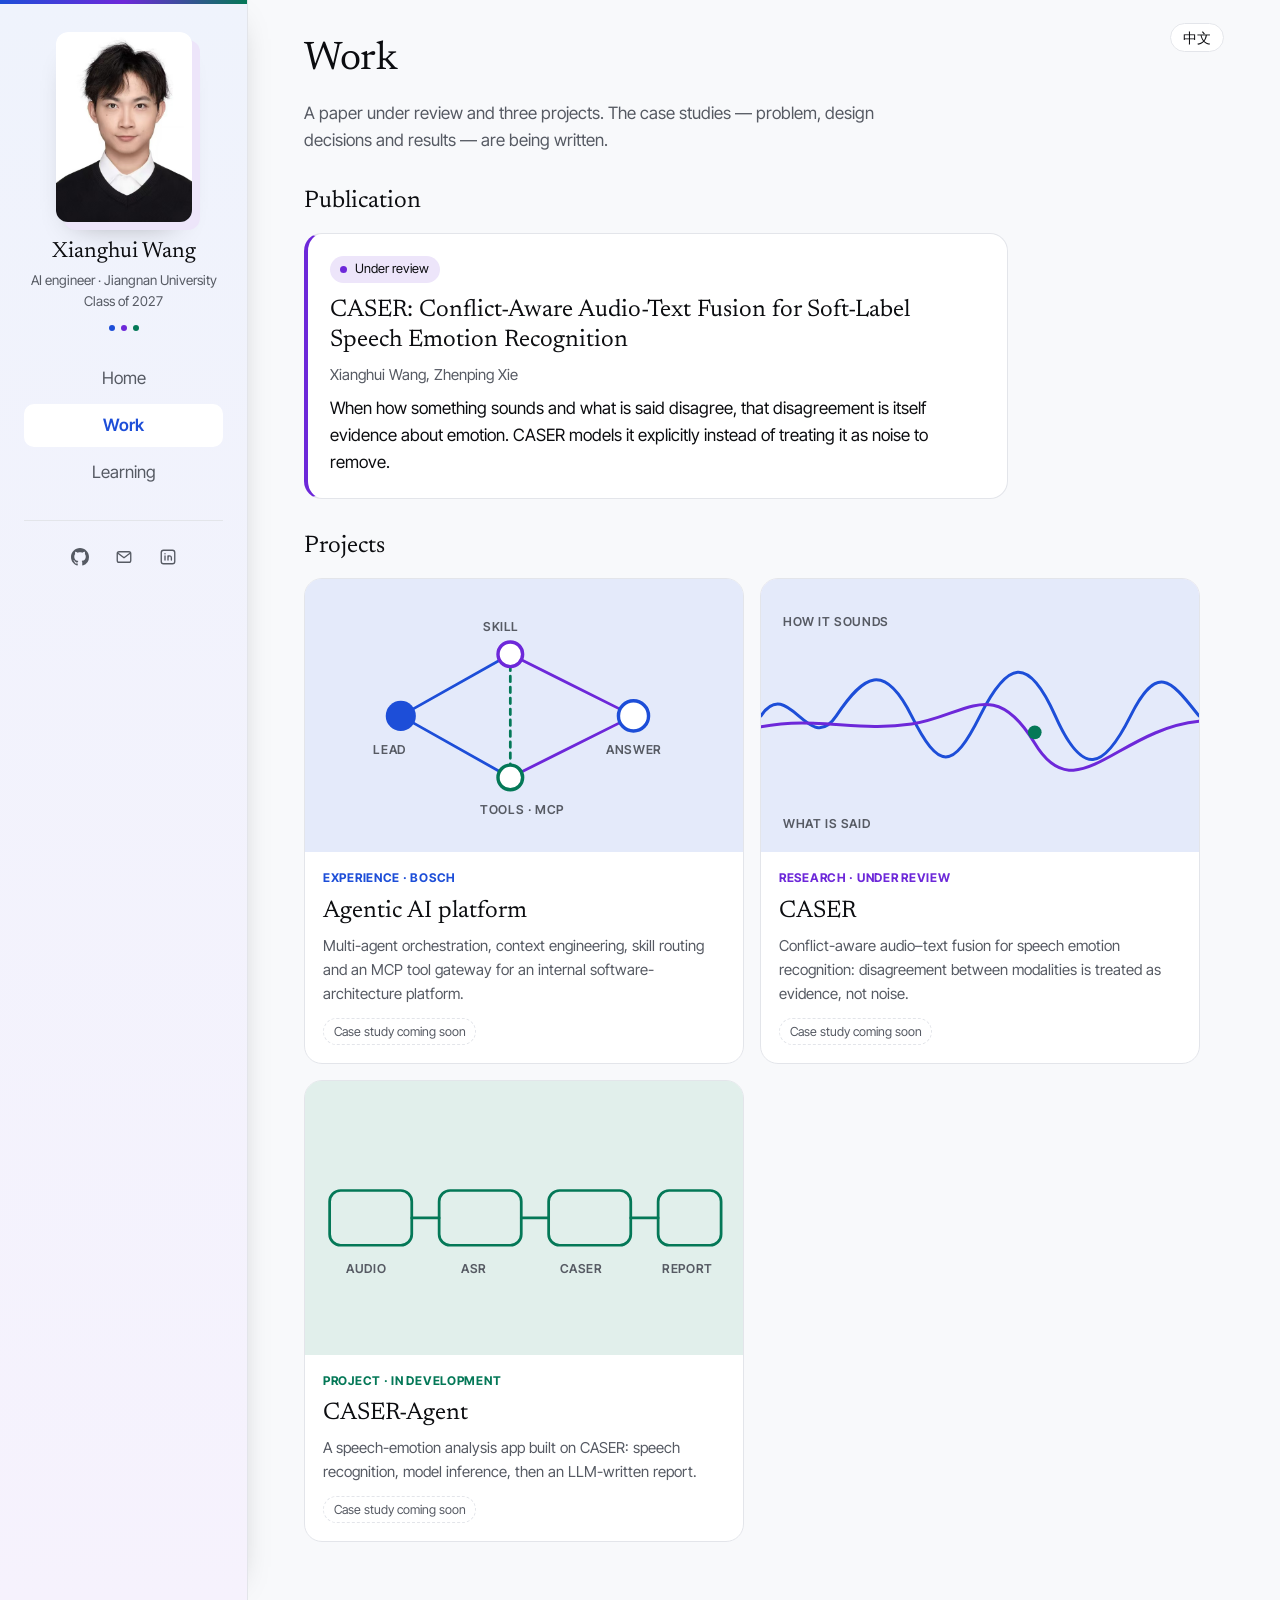
<file: work/index.html>
<!DOCTYPE html><html lang="en" class="MsWWXq_variable NJj3FG_variable"><head><meta charSet="utf-8"/><meta name="viewport" content="width=device-width, initial-scale=1"/><link rel="preload" href="/_next/static/media/inter_tight_latin_wght_normal-s.p.1_fsb17gxmapx.woff2" as="font" crossorigin="" type="font/woff2"/><link rel="preload" href="/_next/static/media/newsreader_latin_wght_normal-s.p.0rbocftmutivq.woff2" as="font" crossorigin="" type="font/woff2"/><link rel="preload" as="image" href="/_next/static/media/portrait.1y5gtfrmp4_jw.jpg"/><link rel="stylesheet" href="/_next/static/chunks/04-cut30ice8h.css" data-precedence="next"/><link rel="stylesheet" href="/_next/static/chunks/2dbycb2woa4p3.css" data-precedence="next"/><link rel="stylesheet" href="/_next/static/chunks/096d613_6f555.css" data-precedence="next"/><link rel="preload" as="script" fetchPriority="low" href="/_next/static/chunks/03e0bdt_1a_bl.js"/><script src="/_next/static/chunks/21jpksfxwwmzn.js" async=""></script><script src="/_next/static/chunks/0s7mvllxht1mo.js" async=""></script><script src="/_next/static/chunks/turbopack-3-ry682tkyiqk.js" async=""></script><script src="/_next/static/chunks/0umf92h1sb77c.js" async=""></script><script src="/_next/static/chunks/41eymsdq2u96l.js" async=""></script><meta name="theme-color" content="#f8f9fb" media="(prefers-color-scheme: light)"/><meta name="theme-color" content="#0a0b0e" media="(prefers-color-scheme: dark)"/><title>Work · Xianghui Wang</title><meta name="description" content="Xianghui Wang — AI engineer building LLM agents, with research in multimodal emotion recognition. M.S. student in Software Engineering at Jiangnan University, graduating in 2027."/><link rel="canonical" href="https://qingyuxingzhe.github.io/work/"/><link rel="alternate" hrefLang="en" href="https://qingyuxingzhe.github.io/work/"/><link rel="alternate" hrefLang="zh-CN" href="https://qingyuxingzhe.github.io/zh/work/"/><meta property="og:title" content="Work · Xianghui Wang"/><meta property="og:description" content="Xianghui Wang — AI engineer building LLM agents, with research in multimodal emotion recognition. M.S. student in Software Engineering at Jiangnan University, graduating in 2027."/><meta property="og:url" content="https://qingyuxingzhe.github.io/work/"/><meta property="og:site_name" content="Xianghui Wang"/><meta property="og:locale" content="en_US"/><meta property="og:locale:alternate" content="zh_CN"/><meta property="og:type" content="website"/><meta name="twitter:card" content="summary"/><meta name="twitter:title" content="Work · Xianghui Wang"/><meta name="twitter:description" content="Xianghui Wang — AI engineer building LLM agents, with research in multimodal emotion recognition. M.S. student in Software Engineering at Jiangnan University, graduating in 2027."/><link rel="icon" href="/favicon.ico?favicon.117ezoe8m31dk.ico" sizes="48x48" type="image/x-icon"/><meta name="next-size-adjust" content=""/><script>try{if(/^\/(?:zh\/?)?(?:index\.html)?$/.test(location.pathname)&&!sessionStorage.getItem('intro-seen')&&!matchMedia('(prefers-reduced-motion: reduce)').matches)document.documentElement.classList.add('intro-on')}catch(e){}</script><script src="/_next/static/chunks/0cz1d0mv5g_q7.js" noModule=""></script></head><body><div hidden=""><!--$--><!--/$--></div><a href="#main" class="skip-link">Skip to content</a><div class="Asfdza_shell"><aside class="Asfdza_side"><div class="Asfdza_sideIn"><a class="Asfdza_id" data-intro-target="true" href="/"><span class="Asfdza_photo" data-photo="true"><img alt="Portrait of Xianghui Wang" width="410" height="574" decoding="async" data-nimg="1" style="color:transparent" src="/_next/static/media/portrait.1y5gtfrmp4_jw.jpg"/></span><span><span class="Asfdza_name">Xianghui Wang</span><span class="Asfdza_role">AI engineer · Jiangnan University<br/>Class of 2027</span><span class="Asfdza_dots" aria-hidden="true"><i></i><i></i><i></i></span></span></a><nav aria-label="Main"><ul class="Asfdza_menu"><li><a href="/">Home</a></li><li><a aria-current="page" href="/work/">Work</a></li><li><a href="/learning/">Learning</a></li></ul></nav><ul class="Asfdza_contact" aria-label="Contact"><li><a href="https://github.com/Qingyuxingzhe" aria-label="GitHub" title="GitHub" rel="me"><svg width="18" height="18" aria-hidden="true" focusable="false" viewBox="0 0 16 16" fill="currentColor"><path d="M8 0C3.58 0 0 3.58 0 8c0 3.54 2.29 6.53 5.47 7.59.4.07.55-.17.55-.38 0-.19-.01-.82-.01-1.49-2.01.37-2.53-.49-2.69-.94-.09-.23-.48-.94-.82-1.13-.28-.15-.68-.52-.01-.53.63-.01 1.08.58 1.23.82.72 1.21 1.87.87 2.33.66.07-.52.28-.87.51-1.07-1.78-.2-3.64-.89-3.64-3.95 0-.87.31-1.59.82-2.15-.08-.2-.36-1.02.08-2.12 0 0 .67-.21 2.2.82.64-.18 1.32-.27 2-.27.68 0 1.36.09 2 .27 1.53-1.04 2.2-.82 2.2-.82.44 1.1.16 1.92.08 2.12.51.56.82 1.27.82 2.15 0 3.07-1.87 3.75-3.65 3.95.29.25.54.73.54 1.48 0 1.07-.01 1.93-.01 2.2 0 .21.15.46.55.38A8.01 8.01 0 0 0 16 8c0-4.42-3.58-8-8-8z"></path></svg></a></li><li><button type="button" class="Asfdza_copy" aria-label="Email 1598369548@qq.com, click to copy" data-copy-email="true"><svg width="18" height="18" aria-hidden="true" focusable="false" viewBox="0 0 24 24" fill="none" stroke="currentColor" stroke-width="1.8" stroke-linecap="round" stroke-linejoin="round"><rect x="3" y="5" width="18" height="14" rx="2.5"></rect><path d="m4 7 8 6 8-6"></path></svg><span class="Asfdza_tip" aria-hidden="true">1598369548@qq.com</span><span class="sr-only" role="status"></span></button></li><li><a href="https://www.linkedin.com/in/%E7%A5%A5%E8%BE%89-%E7%8E%8B-2358bb412/" aria-label="LinkedIn" title="LinkedIn" rel="me"><svg width="18" height="18" aria-hidden="true" focusable="false" viewBox="0 0 24 24" fill="none" stroke="currentColor" stroke-width="1.8" stroke-linecap="round" stroke-linejoin="round"><rect x="3" y="3" width="18" height="18" rx="3"></rect><path d="M8 10.5V16M8 7.6v.1M12 16v-5.5M12 13c0-1.5 1-2.5 2.3-2.5S16.5 11.3 16.5 13v3"></path></svg></a></li></ul></div></aside><div class="Asfdza_content"><div class="Asfdza_topbar"><a class="Asfdza_lang" aria-label="Read this page in Chinese" hrefLang="zh-CN" data-lang-switch="true" href="/zh/work/">中文</a></div><main id="main"><section class="y8IlVa_page" aria-labelledby="page-title"><h1 id="page-title" class="y8IlVa_title">Work</h1><p class="y8IlVa_intro">A paper under review and three projects. The case studies — problem, design decisions and results — are being written.</p><h2 class="y8IlVa_h2">Publication</h2><article class="y8IlVa_paper"><span class="y8IlVa_pill">Under review</span><h3 class="y8IlVa_paperTitle" lang="en">CASER: Conflict-Aware Audio-Text Fusion for Soft-Label Speech Emotion Recognition</h3><p class="y8IlVa_authors" lang="en">Xianghui Wang, Zhenping Xie</p><p>When how something sounds and what is said disagree, that disagreement is itself evidence about emotion. CASER models it explicitly instead of treating it as noise to remove.</p></article><h2 class="y8IlVa_h2">Projects</h2><ul class="y8IlVa_cards"><li class="y8IlVa_card y8IlVa_c1"><div class="y8IlVa_thumb"><svg viewBox="0 0 320 200" preserveAspectRatio="xMidYMid slice" aria-hidden="true"><rect width="320" height="200" fill="var(--tint1)"></rect><g fill="none" stroke-width="2" stroke-linecap="round"><path stroke="var(--c1)" d="M70 100 L150 55 M70 100 L150 145"></path><path stroke="var(--c2)" d="M150 55 L240 100 M150 145 L240 100"></path><path stroke="var(--c3)" stroke-dasharray="4 4" d="M150 55 L150 145"></path></g><circle cx="70" cy="100" r="11" fill="var(--c1)"></circle><circle cx="150" cy="55" r="9" fill="var(--surface)" stroke="var(--c2)" stroke-width="2.5"></circle><circle cx="150" cy="145" r="9" fill="var(--surface)" stroke="var(--c3)" stroke-width="2.5"></circle><circle cx="240" cy="100" r="11" fill="var(--surface)" stroke="var(--c1)" stroke-width="2.5"></circle><text class="ApdiJa_lbl" x="50" y="128">LEAD</text><text class="ApdiJa_lbl" x="130" y="38">SKILL</text><text class="ApdiJa_lbl" x="128" y="172">TOOLS · MCP</text><text class="ApdiJa_lbl" x="220" y="128">ANSWER</text></svg></div><div class="y8IlVa_body"><span class="y8IlVa_tag">Experience · Bosch</span><h3 class="y8IlVa_cardTitle">Agentic AI platform</h3><p>Multi-agent orchestration, context engineering, skill routing and an MCP tool gateway for an internal software-architecture platform.</p><span class="y8IlVa_soon">Case study coming soon</span></div></li><li class="y8IlVa_card y8IlVa_c2"><div class="y8IlVa_thumb"><svg viewBox="0 0 320 200" preserveAspectRatio="xMidYMid slice" aria-hidden="true"><rect width="320" height="200" fill="var(--tint1)"></rect><path fill="none" stroke="var(--c1)" stroke-width="2.2" stroke-linecap="round" d="M0 100 C20 70 35 130 55 100 S90 60 110 100 140 140 160 100 195 55 215 100 250 140 270 100 300 75 320 100"></path><path fill="none" stroke="var(--c2)" stroke-width="2.2" stroke-linecap="round" d="M0 108 C40 100 70 112 110 106 S170 70 200 120 260 110 320 104"></path><circle cx="200" cy="112" r="5" fill="var(--c3)"></circle><text class="ApdiJa_lbl" x="16" y="34">HOW IT SOUNDS</text><text class="ApdiJa_lbl" x="16" y="182">WHAT IS SAID</text></svg></div><div class="y8IlVa_body"><span class="y8IlVa_tag">Research · Under review</span><h3 class="y8IlVa_cardTitle">CASER</h3><p>Conflict-aware audio–text fusion for speech emotion recognition: disagreement between modalities is treated as evidence, not noise.</p><span class="y8IlVa_soon">Case study coming soon</span></div></li><li class="y8IlVa_card y8IlVa_c3"><div class="y8IlVa_thumb"><svg viewBox="0 0 320 200" preserveAspectRatio="xMidYMid slice" aria-hidden="true"><rect width="320" height="200" fill="var(--tint3)"></rect><g fill="none" stroke="var(--c3)" stroke-width="2" stroke-linecap="round" stroke-linejoin="round"><rect x="18" y="80" width="60" height="40" rx="8"></rect><rect x="98" y="80" width="60" height="40" rx="8"></rect><rect x="178" y="80" width="60" height="40" rx="8"></rect><rect x="258" y="80" width="46" height="40" rx="8"></rect><path d="M78 100h20M158 100h20M238 100h20"></path></g><text class="ApdiJa_lbl" x="30" y="140">AUDIO</text><text class="ApdiJa_lbl" x="114" y="140">ASR</text><text class="ApdiJa_lbl" x="186" y="140">CASER</text><text class="ApdiJa_lbl" x="261" y="140">REPORT</text></svg></div><div class="y8IlVa_body"><span class="y8IlVa_tag">Project · In development</span><h3 class="y8IlVa_cardTitle">CASER-Agent</h3><p>A speech-emotion analysis app built on CASER: speech recognition, model inference, then an LLM-written report.</p><span class="y8IlVa_soon">Case study coming soon</span></div></li></ul></section><!--$--><!--/$--></main></div></div><script id="_R_">(globalThis["TURBOPACK"] || (globalThis["TURBOPACK"] = [])).push({"otherChunks":["static/chunks/03e0bdt_1a_bl.js","static/chunks/21jpksfxwwmzn.js","static/chunks/0s7mvllxht1mo.js"],"runtimeModuleIds":[94553]});</script><script src="/_next/static/chunks/03e0bdt_1a_bl.js" async=""></script><script>(self.__next_f=self.__next_f||[]).push([0])</script><script>self.__next_f.push([1,"1:\"$Sreact.fragment\"\n2:\"/_next/static/chunks/0umf92h1sb77c.js\"\n3:I[39756,[\"$2\"],\"default\"]\n4:I[37457,[\"$2\"],\"default\"]\n5:\"/_next/static/chunks/41eymsdq2u96l.js\"\n6:I[22016,[\"$2\",\"$5\"],\"\"]\n7:I[5500,[\"$2\",\"$5\"],\"Image\"]\n8:I[42724,[\"$2\",\"$5\"],\"Nav\"]\n9:I[52020,[\"$2\",\"$5\"],\"CopyEmail\"]\n15:I[68027,[\"$2\"],\"default\",1]\n:HL[\"/_next/static/chunks/04-cut30ice8h.css\",\"style\"]\n:HL[\"/_next/static/chunks/2dbycb2woa4p3.css\",\"style\"]\n:HL[\"/_next/static/media/inter_tight_latin_wght_normal-s.p.1_fsb17gxmapx.woff2\",\"font\",{\"crossOrigin\":\"\",\"type\":\"font/woff2\"}]\n:HL[\"/_next/static/media/newsreader_latin_wght_normal-s.p.0rbocftmutivq.woff2\",\"font\",{\"crossOrigin\":\"\",\"type\":\"font/woff2\"}]\n:HL[\"/_next/static/chunks/096d613_6f555.css\",\"style\"]\n11:X\n12:[[\"children\",{\"s\":\"__PAGE__\",\"h\":512,\"d\":{\"r\":\"$L13\",\"p\":false,\"v\":null}}]]\nf:[[\"children\",{\"s\":\"work\",\"h\":512,\"d\":{\"r\":\"$L10\",\"p\":false,\"v\":\"$11\"},\"c\":\"$Q12\"}]]\nd:[[\"children\",{\"s\":\"(en)\",\"h\":512,\"d\":{\"r\":\"$Le\",\"p\":false,\"v\":null},\"c\":\"$Qf\"}]]\n0:{\"P\":null,\"c\":[\"\",\"work\",\"\"],\"q\":\"\",\"i\":false,\"t\":{\"t\":{\"s\":\"\",\"h\":528,\"d\":{\"r\":[\"$\",\"$1\",\"c\",{\"children\":[[[\"$\",\"link\",\"0\",{\"rel\":\"stylesheet\",\"href\":\"/_next/static/chunks/04-cut30ice8h.css\",\"precedence\":\"next\",\"crossOrigin\":\"$undefined\",\"nonce\":\"$undefined\"}],[\"$\",\"script\",\"script-0\",{\"src\":\"/_next/static/chunks/0umf92h1sb77c.js\",\"async\":true,\"nonce\":\"$undefined\"}]],[\"$\",\"html\",null,{\"lang\":\"en\",\"className\":\"MsWWXq_variable NJj3FG_variable\",\"suppressHydrationWarning\":true,\"children\":[[\"$\",\"head\",null,{\"children\":[\"$\",\"script\",null,{\"dangerouslySetInnerHTML\":{\"__html\":\"try{if(/^\\\\/(?:zh\\\\/?)?(?:index\\\\.html)?$/.test(location.pathname)\u0026\u0026!sessionStorage.getItem('intro-seen')\u0026\u0026!matchMedia('(prefers-reduced-motion: reduce)').matches)document.documentElement.classList.add('intro-on')}catch(e){}\"}}]}],[\"$\",\"body\",null,{\"children\":[\"$\",\"$L3\",null,{\"parallelRouterKey\":\"children\",\"error\":\"$undefined\",\"errorStyles\":\"$undefined\",\"errorScripts\":\"$undefined\",\"template\":[\"$\",\"$L4\",null,{}],\"templateStyles\":\"$undefined\",\"templateScripts\":\"$undefined\",\"notFound\":[[[\"$\",\"a\",null,{\"href\":\"#main\",\"className\":\"skip-link\",\"children\":\"Skip to content\"}],[\"$\",\"div\",null,{\"className\":\"Asfdza_shell\",\"children\":[[\"$\",\"aside\",null,{\"className\":\"Asfdza_side\",\"children\":[\"$\",\"div\",null,{\"className\":\"Asfdza_sideIn\",\"children\":[[\"$\",\"$L6\",null,{\"href\":\"/\",\"className\":\"Asfdza_id\",\"data-intro-target\":true,\"children\":[[\"$\",\"span\",null,{\"className\":\"Asfdza_photo\",\"data-photo\":true,\"children\":[\"$\",\"$L7\",null,{\"src\":{\"src\":\"/_next/static/media/portrait.1y5gtfrmp4_jw.jpg\",\"width\":410,\"height\":574,\"blurWidth\":6,\"blurHeight\":8,\"blurDataURL\":\"[data-uri]\"},\"alt\":\"Portrait of Xianghui Wang\",\"sizes\":\"136px\",\"priority\":true}]}],[\"$\",\"span\",null,{\"children\":[[\"$\",\"span\",null,{\"className\":\"Asfdza_name\",\"children\":\"Xianghui Wang\"}],[\"$\",\"span\",null,{\"className\":\"Asfdza_role\",\"children\":[\"AI engineer · Jiangnan University\",[\"$\",\"br\",null,{}],\"Class of 2027\"]}],[\"$\",\"span\",null,{\"className\":\"Asfdza_dots\",\"aria-hidden\":\"true\",\"children\":[[\"$\",\"i\",null,{}],[\"$\",\"i\",null,{}],[\"$\",\"i\",null,{}]]}]]}]]}],[\"$\",\"$L8\",null,{\"locale\":\"en\"}],[\"$\",\"ul\",null,{\"className\":\"Asfdza_contact\",\"aria-label\":\"Contact\",\"children\":[[\"$\",\"li\",null,{\"children\":[\"$\",\"a\",null,{\"href\":\"https://github.com/Qingyuxingzhe\",\"aria-label\":\"GitHub\",\"title\":\"GitHub\",\"rel\":\"me\",\"children\":[\"$\",\"svg\",null,{\"width\":18,\"height\":18,\"aria-hidden\":true,\"focusable\":false,\"viewBox\":\"0 0 16 16\",\"fill\":\"currentColor\",\"children\":[\"$\",\"path\",null,{\"d\":\"M8 0C3.58 0 0 3.58 0 8c0 3.54 2.29 6.53 5.47 7.59.4.07.55-.17.55-.38 0-.19-.01-.82-.01-1.49-2.01.37-2.53-.49-2.69-.94-.09-.23-.48-.94-.82-1.13-.28-.15-.68-.52-.01-.53.63-.01 1.08.58 1.23.82.72 1.21 1.87.87 2.33.66.07-.52.28-.87.51-1.07-1.78-.2-3.64-.89-3.64-3.95 0-.87.31-1.59.82-2.15-.08-.2-.36-1.02.08-2.12 0 0 .67-.21 2.2.82.64-.18 1.32-.27 2-.27.68 0 1.36.09 2 .27 1.53-1.04 2.2-.82 2.2-.82.44 1.1.16 1.92.08 2.12.51.56.82 1.27.82 2.15 0 3.07-1.87 3.75-3.65 3.95.29.25.54.73.54 1.48 0 1.07-.01 1.93-.01 2.2 0 .21.15.46.55.38A8.01 8.01 0 0 0 16 8c0-4.42-3.58-8-8-8z\"}]}]}]}],[\"$\",\"li\",null,{\"children\":[\"$\",\"$L9\",null,{\"locale\":\"en\",\"email\":\"1598369548@qq.com\"}]}],[\"$\",\"li\",null,{\"children\":[\"$\",\"a\",null,{\"href\":\"https://www.linkedin.com/in/%E7%A5%A5%E8%BE%89-%E7%8E%8B-2358bb412/\",\"aria-label\":\"LinkedIn\",\"title\":\"LinkedIn\",\"rel\":\"me\",\"children\":\"$La\"}]}]]}]]}]}],\"$Lb\"]}]],[\"$Lc\"]],\"forbidden\":\"$undefined\",\"unauthorized\":\"$undefined\"}]}]]}]]}],\"p\":false,\"v\":null},\"c\":\"$Qd\"},\"h\":{\"r\":\"$L14\",\"p\":false,\"v\":null}},\"m\":\"$undefined\",\"G\":[\"$15\",[\"$L16\"]],\"S\":true,\"r\":\"$undefined\",\"s\":\"$undefined\",\"a\":\"$undefined\",\"l\":\"$undefined\",\"p\":\"$undefined\",\"d\":\"$undefined\",\"b\":\"5Hc9O3WoN5vrsrFwY48yL\"}\n17:I[41885,[\"$2\",\"$5\"],\"LangSwitch\"]\n1f:\"ViewportBoundary\"\n20:I[97367,[\"$2\"],\"$1f\"]\n22:\"MetadataBoundary\"\n23:I[97367,[\"$2\"],\"$22\"]\n24:\"$Sreact.suspense\"\na:[\"$\",\"svg\",null,{\"width\":18,\"height\":18,\"aria-hidden\":true,\"focusable\":false,\"viewBox\":\"0 0 24 24\",\"fill\":\"none\",\"stroke\":\"currentColor\",\"strokeWidth\":\"1.8\",\"strokeLinecap\":\"round\",\"strokeLinejoin\":\"round\",\"children\":[[\"$\",\"rect\",null,{\"x\":\"3\",\"y\":\"3\",\"width\":\"18\",\"height\":\"18\",\"rx\":\"3\"}],[\"$\",\"path\",null,{\"d\":\"M8 10.5V16M8 7.6v.1M12 16v-5.5M12 13c0-1.5 1-2.5 2.3-2.5S16.5 11.3 16.5 13v3\"}]]}]\nb:[\"$\",\"div\",null,{\"className\":\"Asfdza_content\",\"children\":[[\"$\",\"div\",null,{\"className\":\"Asfdza_topbar\",\"children\":[\"$\",\"$L17\",null,{\"locale\":\"en\",\"home\":true}]}],[\"$\",\"main\",null,{\"id\":\"main\",\"children\":[\"$\",\"section\",null,{\"style\":{\"padding\":\"3rem 0\"},\"children\":[[\"$\",\"h1\",null,{\"children\":\"Page not found\"}],[\"$\",\"p\",null,{\"children\":\"The page you’re looking for doesn’t exist or has moved.\"}],[\"$\",\"p\",null,{\"children\":[\"$\",\"$L6\",null,{\"href\":\"/\",\"children\":\"Back to home\"}]}],[\"$\",\"div\",null,{\"lang\":\"zh-CN\",\"children\":[[\"$\",\"h2\",null,{\"children\":\"页面不存在\"}],[\"$\",\"p\",null,{\"children\":\"你要找的页面不存在，或者已经移动。\"}],[\"$\",\"p\",null,{\"children\":[\"$\",\"$L6\",null,{\"href\":\"/zh/\",\"children\":\"返回中文首页\"}]}]]}]]}]}]]}]\nc:[\"$\",\"link\",\"0\",{\"rel\":\"stylesheet\",\"href\":\"/_next/static/chunks/2dbycb2woa4p3.css\",\"precedence\":\"next\",\"crossOrigin\":\"$undefined\",\"nonce\":\"$undefined\"}]\ne:[\"$\",\"$1\",\"c\",{\"children\":[[[\"$\",\"link\",\"0\",{\"rel\":\"stylesheet\",\"href\":\"/_next/static/chunks/2dbycb2woa4p3.css\",\"precedence\":\"next\",\"crossOrigin\":\"$undefined\",\"nonce\":\"$undefined\"}],[\"$\",\"script\",\"script-0\",{\"src\":\"/_next/static/chunks/41eymsdq2u96l.js\",\"async\":true,\"nonce\":\"$undefined\"}]],[[\"$\",\"a\",null,{\"href\":\"#main\",\"className\":\"skip-link\",\"children\":\"Skip to content\"}],[\"$\",\"div\",null,{\"className\":\"Asfdza_shell\",\"children\":[[\"$\",\"aside\",null,{\"className\":\"Asfdza_side\",\"children\":[\"$\",\"div\",null,{\"className\":\"Asfdza_sideIn\",\"children\":[[\"$\",\"$L6\",null,{\"href\":\"/\",\"className\":\"Asfdza_id\",\"data-intro-target\":true,\"children\":[[\"$\",\"span\",null,{\"className\":\"Asfdza_photo\",\"data-photo\":true,\"children\":[\"$\",\"$L7\",null,{\"src\":\"$0:t:t:d:r:props:children:1:props:children:1:props:children:props:notFound:0:1:props:children:0:props:children:props:children:0:props:children:0:props:children:props:src\",\"alt\":\"Portrait of Xianghui Wang\",\"sizes\":\"136px\",\"priority\":true}]}],[\"$\",\"span\",null,{\"children\":[[\"$\",\"span\",null,{\"className\":\"Asfdza_name\",\"children\":\"Xianghui Wang\"}],[\"$\",\"span\",null,{\"className\":\"Asfdza_role\",\"children\":[\"AI engineer · Jiangnan University\",[\"$\",\"br\",null,{}],\"Class of 2027\"]}],[\"$\",\"span\",null,{\"className\":\"Asfdza_dots\",\"aria-hidden\":\"true\",\"children\":[[\"$\",\"i\",null,{}],[\"$\",\"i\",null,{}],[\"$\",\"i\",null,{}]]}]]}]]}],[\"$\",\"$L8\",null,{\"locale\":\"en\"}],[\"$\",\"ul\",null,{\"className\":\"Asfdza_contact\",\"aria-label\":\"Contact\",\"children\":[[\"$\",\"li\",null,{\"children\":[\"$\",\"a\",null,{\"href\":\"https://github.com/Qingyuxingzhe\",\"aria-label\":\"GitHub\",\"title\":\"GitHub\",\"rel\":\"me\",\"children\":[\"$\",\"svg\",null,{\"width\":18,\"height\":18,\"aria-hidden\":true,\"focusable\":false,\"viewBox\":\"0 0 16 16\",\"fill\":\"currentColor\",\"children\":[\"$\",\"path\",null,{\"d\":\"M8 0C3.58 0 0 3.58 0 8c0 3.54 2.29 6.53 5.47 7.59.4.07.55-.17.55-.38 0-.19-.01-.82-.01-1.49-2.01.37-2.53-.49-2.69-.94-.09-.23-.48-.94-.82-1.13-.28-.15-.68-.52-.01-.53.63-.01 1.08.58 1.23.82.72 1.21 1.87.87 2.33.66.07-.52.28-.87.51-1.07-1.78-.2-3.64-.89-3.64-3.95 0-.87.31-1.59.82-2.15-.08-.2-.36-1.02.08-2.12 0 0 .67-.21 2.2.82.64-.18 1.32-.27 2-.27.68 0 1.36.09 2 .27 1.53-1.04 2.2-.82 2.2-.82.44 1.1.16 1.92.08 2.12.51.56.82 1.27.82 2.15 0 3.07-1.87 3.75-3.65 3.95.29.25.54.73.54 1.48 0 1.07-.01 1.93-.01 2.2 0 .21.15.46.55.38A8.01 8.01 0 0 0 16 8c0-4.42-3.58-8-8-8z\"}]}]}]}],[\"$\",\"li\",null,{\"children\":[\"$\",\"$L9\",null,{\"locale\":\"en\",\"email\":\"1598369548@qq.com\"}]}],[\"$\",\"li\",null,{\"children\":[\"$\",\"a\",null,{\"href\":\"https://www.linkedin.com/in/%E7%A5%A5%E8%BE%89-%E7%8E%8B-2358bb412/\",\"aria-label\":\"LinkedIn\",\"title\":\"LinkedIn\",\"rel\":\"me\",\"children\":[\"$\",\"svg\",null,{\"width\":18,\"height\":18,\"aria-hidden\":true,\"focusable\":false,\"viewBox\":\"0 0 24 24\",\"fill\":\"none\",\"stroke\":\"currentColor\",\"strokeWidth\":\"1.8\",\"strokeLinecap\":\"round\",\"strokeLinejoin\":\"round\",\"children\":[[\"$\",\"rect\",null,{\"x\":\"3\",\"y\":\"3\",\"width\":\"18\",\"height\":\"18\",\"rx\":\"3\"}],[\"$\",\"path\",null,{\"d\":\"M8 10.5V16M8 7.6v.1M12 16v-5.5M12 13c0-1.5 1-2.5 2.3-2.5S16.5 11.3 16.5 13v3\"}]]}]}]}]]}]]}]}],[\"$\",\"div\",null,{\"className\":\"Asfdza_content\",\"children\":[[\"$\",\"div\",null,{\"className\":\"Asfdza_topbar\",\"children\":[\"$\",\"$L17\",null,{\"locale\":\"en\",\"home\":false}]}],[\"$\",\"main\",null,{\"id\":\"main\",\"children\":[\"$\",\"$L3\",null,{\"parallelRouterKey\":\"children\",\"error\":\"$undefined\",\"errorStyles\":\"$undefined\",\"errorScripts\":\"$undefined\",\"template\":[\"$\",\"$L4\",null,{}],\"templateStyles\":\"$undefined\",\"templateScripts\":\"$undefined\",\"notFound\":[[[\"$\",\"a\",null,{\"href\":\"#main\",\"className\":\"skip-link\",\"children\":\"Skip to content\"}],[\"$\",\"div\",null,{\"className\":\"Asfdza_shell\",\"children\":[[\"$\",\"aside\",null,{\"className\":\"Asfdza_side\",\"children\":[\"$\",\"div\",null,{\"className\":\"Asfdza_sideIn\",\"children\":[[\"$\",\"$L6\",null,{\"href\":\"/\",\"className\":\"Asfdza_id\",\"data-intro-target\":true,\"children\":[[\"$\",\"span\",null,{\"className\":\"Asfdza_photo\",\"data-photo\":true,\"children\":[\"$\",\"$L7\",null,{\"src\":\"$0:t:t:d:r:props:children:1:props:children:1:props:children:props:notFound:0:1:props:children:0:props:children:props:children:0:props:children:0:props:children:props:src\",\"alt\":\"Portrait of Xianghui Wang\",\"sizes\":\"136px\",\"priority\":true}]}],[\"$\",\"span\",null,{\"children\":[[\"$\",\"span\",null,{\"className\":\"Asfdza_name\",\"children\":\"Xianghui Wang\"}],[\"$\",\"span\",null,{\"className\":\"Asfdza_role\",\"children\":[\"AI engineer · Jiangnan University\",[\"$\",\"br\",null,{}],\"Class of 2027\"]}],[\"$\",\"span\",null,{\"className\":\"Asfdza_dots\",\"aria-hidden\":\"true\",\"children\":[[\"$\",\"i\",null,{}],[\"$\",\"i\",null,{}],[\"$\",\"i\",null,{}]]}]]}]]}],[\"$\",\"$L8\",null,{\"locale\":\"en\"}],[\"$\",\"ul\",null,{\"className\":\"Asfdza_contact\",\"aria-label\":\"Contact\",\"children\":[[\"$\",\"li\",null,{\"children\":[\"$\",\"a\",null,{\"href\":\"https://github.com/Qingyuxingzhe\",\"aria-label\":\"GitHub\",\"title\":\"GitHub\",\"rel\":\"me\",\"children\":[\"$\",\"svg\",null,{\"width\":18,\"height\":18,\"aria-hidden\":true,\"focusable\":false,\"viewBox\":\"0 0 16 16\",\"fill\":\"currentColor\",\"children\":[\"$\",\"path\",null,{\"d\":\"M8 0C3.58 0 0 3.58 0 8c0 3.54 2.29 6.53 5.47 7.59.4.07.55-.17.55-.38 0-.19-.01-.82-.01-1.49-2.01.37-2.53-.49-2.69-.94-.09-.23-.48-.94-.82-1.13-.28-.15-.68-.52-.01-.53.63-.01 1.08.58 1.23.82.72 1.21 1.87.87 2.33.66.07-.52.28-.87.51-1.07-1.78-.2-3.64-.89-3.64-3.95 0-.87.31-1.59.82-2.15-.08-.2-.36-1.02.08-2.12 0 0 .67-.21 2.2.82.64-.18 1.32-.27 2-.27.68 0 1.36.09 2 .27 1.53-1.04 2.2-.82 2.2-.82.44 1.1.16 1.92.08 2.12.51.56.82 1.27.82 2.15 0 3.07-1.87 3.75-3.65 3.95.29.25.54.73.54 1.48 0 1.07-.01 1.93-.01 2.2 0 .21.15.46.55.38A8.01 8.01 0 0 0 16 8c0-4.42-3.58-8-8-8z\"}]}]}]}],\"$L18\",\"$L19\"]}]]}]}],\"$L1a\"]}]],[]],\"forbidden\":\"$undefined\",\"unauthorized\":\"$undefined\"}]}]]}]]}]]]}]\n10:[\"$\",\"$1\",\"c\",{\"children\":[null,[\"$\",\"$L3\",null,{\"parallelRouterKey\":\"children\",\"error\":\"$undefined\",\"errorStyles\":\"$undefined\",\"errorScripts\":\"$undefined\",\"template\":[\"$\",\"$L4\",null,{}],\"templateStyles\":\"$undefined\",\"templateScripts\":\"$undefined\",\"notFound\":\"$undefined\",\"forbidden\":\"$undefined\",\"unauthorized\":\"$undefined\"}]]}]\n13:[\"$\",\"$1\",\"c\",{\"children\":[[\"$\",\"section\",null,{\"className\":\"y8IlVa_page\",\"aria-labelledby\":\"page-title\",\"children\":[[\"$\",\"h1\",null,{\"id\":\"page-title\",\"className\":\"y8IlVa_title\",\"children\":\"Work\"}],[\"$\",\"p\",null,{\"className\":\"y8IlVa_intro\",\"children\":\"A paper under review and three projects. The case studies — problem, design decisions and results — are being written.\"}],[\"$\",\"h2\",null,{\"className\":\"y8IlVa_h2\",\"children\":\"Publication\"}],[\"$\",\"article\",null,{\"className\":\"y8IlVa_paper\",\"children\":[[\"$\",\"span\",null,{\"className\":\"y8IlVa_pill\",\"children\":\"Under review\"}],[\"$\",\"h3\",null,{\"className\":\"y8IlVa_paperTitle\",\"lang\":\"en\",\"children\":\"CASER: Conflict-Aware Audio-Text Fusion for Soft-Label Speech Emotion Recognition\"}],[\"$\",\"p\",null,{\"className\":\"y8IlVa_authors\",\"lang\":\"en\",\"children\":\"Xianghui Wang, Zhenping Xie\"}],[\"$\",\"p\",null,{\"children\":\"When how something sounds and what is said disagree, that disagreement is itself evidence about emotion. CASER models it explicitly instead of treating it as noise to remove.\"}]]}],[\"$\",\"h2\",null,{\"className\":\"y8IlVa_h2\",\"children\":\"Projects\"}],[\"$\",\"ul\",null,{\"className\":\"y8IlVa_cards\",\"children\":[[\"$\",\"li\",\"Agentic AI platform\",{\"className\":\"y8IlVa_card y8IlVa_c1\",\"children\":[[\"$\",\"div\",null,{\"className\":\"y8IlVa_thumb\",\"children\":[\"$\",\"svg\",null,{\"viewBox\":\"0 0 320 200\",\"preserveAspectRatio\":\"xMidYMid slice\",\"aria-hidden\":\"true\",\"children\":[[\"$\",\"rect\",null,{\"width\":\"320\",\"height\":\"200\",\"fill\":\"var(--tint1)\"}],[\"$\",\"g\",null,{\"fill\":\"none\",\"strokeWidth\":\"2\",\"strokeLinecap\":\"round\",\"children\":[[\"$\",\"path\",null,{\"stroke\":\"var(--c1)\",\"d\":\"M70 100 L150 55 M70 100 L150 145\"}],[\"$\",\"path\",null,{\"stroke\":\"var(--c2)\",\"d\":\"M150 55 L240 100 M150 145 L240 100\"}],[\"$\",\"path\",null,{\"stroke\":\"var(--c3)\",\"strokeDasharray\":\"4 4\",\"d\":\"M150 55 L150 145\"}]]}],[\"$\",\"circle\",null,{\"cx\":\"70\",\"cy\":\"100\",\"r\":\"11\",\"fill\":\"var(--c1)\"}],[\"$\",\"circle\",null,{\"cx\":\"150\",\"cy\":\"55\",\"r\":\"9\",\"fill\":\"var(--surface)\",\"stroke\":\"var(--c2)\",\"strokeWidth\":\"2.5\"}],[\"$\",\"circle\",null,{\"cx\":\"150\",\"cy\":\"145\",\"r\":\"9\",\"fill\":\"var(--surface)\",\"stroke\":\"var(--c3)\",\"strokeWidth\":\"2.5\"}],[\"$\",\"circle\",null,{\"cx\":\"240\",\"cy\":\"100\",\"r\":\"11\",\"fill\":\"var(--surface)\",\"stroke\":\"var(--c1)\",\"strokeWidth\":\"2.5\"}],[\"$\",\"text\",null,{\"className\":\"ApdiJa_lbl\",\"x\":\"50\",\"y\":\"128\",\"children\":\"LEAD\"}],[\"$\",\"text\",null,{\"className\":\"ApdiJa_lbl\",\"x\":\"130\",\"y\":\"38\",\"children\":\"SKILL\"}],[\"$\",\"text\",null,{\"className\":\"ApdiJa_lbl\",\"x\":\"128\",\"y\":\"172\",\"children\":\"TOOLS · MCP\"}],[\"$\",\"text\",null,{\"className\":\"ApdiJa_lbl\",\"x\":\"220\",\"y\":\"128\",\"children\":\"ANSWER\"}]]}]}],[\"$\",\"div\",null,{\"className\":\"y8IlVa_body\",\"children\":[[\"$\",\"span\",null,{\"className\":\"y8IlVa_tag\",\"children\":\"Experience · Bosch\"}],[\"$\",\"h3\",null,{\"className\":\"y8IlVa_cardTitle\",\"children\":\"Agentic AI platform\"}],[\"$\",\"p\",null,{\"children\":\"Multi-agent orchestration, context engineering, skill routing and an MCP tool gateway for an internal software-architecture platform.\"}],[\"$\",\"span\",null,{\"className\":\"y8IlVa_soon\",\"children\":\"Case study coming soon\"}]]}]]}],[\"$\",\"li\",\"CASER\",{\"className\":\"y8IlVa_card y8IlVa_c2\",\"children\":[[\"$\",\"div\",null,{\"className\":\"y8IlVa_thumb\",\"children\":[\"$\",\"svg\",null,{\"viewBox\":\"0 0 320 200\",\"preserveAspectRatio\":\"xMidYMid slice\",\"aria-hidden\":\"true\",\"children\":[[\"$\",\"rect\",null,{\"width\":\"320\",\"height\":\"200\",\"fill\":\"var(--tint1)\"}],[\"$\",\"path\",null,{\"fill\":\"none\",\"stroke\":\"var(--c1)\",\"strokeWidth\":\"2.2\",\"strokeLinecap\":\"round\",\"d\":\"M0 100 C20 70 35 130 55 100 S90 60 110 100 140 140 160 100 195 55 215 100 250 140 270 100 300 75 320 100\"}],[\"$\",\"path\",null,{\"fill\":\"none\",\"stroke\":\"var(--c2)\",\"strokeWidth\":\"2.2\",\"strokeLinecap\":\"round\",\"d\":\"M0 108 C40 100 70 112 110 106 S170 70 200 120 260 110 320 104\"}],[\"$\",\"circle\",null,{\"cx\":\"200\",\"cy\":\"112\",\"r\":\"5\",\"fill\":\"var(--c3)\"}],[\"$\",\"text\",null,{\"className\":\"ApdiJa_lbl\",\"x\":\"16\",\"y\":\"34\",\"children\":\"HOW IT SOUNDS\"}],[\"$\",\"text\",null,{\"className\":\"ApdiJa_lbl\",\"x\":\"16\",\"y\":\"182\",\"children\":\"WHAT IS SAID\"}]]}]}],[\"$\",\"div\",null,{\"className\":\"y8IlVa_body\",\"children\":[[\"$\",\"span\",null,{\"className\":\"y8IlVa_tag\",\"children\":\"Research · Under review\"}],[\"$\",\"h3\",null,{\"className\":\"y8IlVa_cardTitle\",\"children\":\"CASER\"}],[\"$\",\"p\",null,{\"children\":\"Conflict-aware audio–text fusion for speech emotion recognition: disagreement between modalities is treated as evidence, not noise.\"}],[\"$\",\"span\",null,{\"className\":\"y8IlVa_soon\",\"children\":\"Case study coming soon\"}]]}]]}],[\"$\",\"li\",\"CASER-Agent\",{\"className\":\"y8IlVa_card y8IlVa_c3\",\"children\":[[\"$\",\"div\",null,{\"className\":\"y8IlVa_thumb\",\"children\":\"$L1b\"}],\"$L1c\"]}]]}]]}],[\"$L1d\"],\"$L1e\"]}]\n14:[\"$\",\"$1\",\"h\",{\"children\":[null,[\"$\",\"$L20\",null,{\"children\":\"$L21\"}],[\"$\",\"$L23\",null,{\"children\":[[\"$\",\"div\",null,{\"hidden\":true,\"children\":[\"$\",\"$24\",null,{\"name\":\"Next.Metadata\",\"children\":\"$L25\"}]}],null]}],[\"$\",\"meta\",null,{\"name\":\"next-size-adjust\",\"content\":\"\"}]]}]\n16:[\"$\",\"link\",\"0\",{\"rel\":\"stylesheet\",\"href\":\"/_next/static/chunks/04-cut30ice8h.css\",\"precedence\":\"next\",\"crossOrigin\":\"$undefined\",\"nonce\":\"$undefined\"}]\n26:I[97367,[\"$2\"],\"OutletBoundary\"]\n11:C\n18:[\"$\",\"li\",null,{\"children\":[\"$\",\"$L9\",null,{\"locale\":\"en\",\"email\":\"1598369548@qq.com\"}]}]\n19:[\"$\",\"li\",null,{\"children\":[\"$\",\"a\",null,{\"href\":\"https://www.linkedin.com/in/%E7%A5%A5%E8%BE%89-%E7%8E%8B-2358bb412/\",\"aria-label\":\"LinkedIn\",\"title\":\"LinkedIn\",\"rel\":\"me\",\"children\":[\"$\",\"svg\",null,{\"width\":18,\"height\":18,\"aria-hidden\":true,\"focusable\":false,\"viewBox\":\"0 0 24 24\",\"fill\":\"none\",\"stroke\":\"currentColor\",\"strokeWidth\":\"1.8\",\"strokeLinecap\":\"round\",\"strokeLinejoin\":\"round\",\"children\":[[\"$\",\"rect\",null,{\"x\":\"3\",\"y\":\"3\",\"width\":\"18\",\"height\":\"18\",\"rx\":\"3\"}],[\"$\",\"path\",null,{\"d\":\"M8 10.5V16M8 7.6v.1M12 16v-5.5M12 13c0-1.5 1-2.5 2.3-2.5S16.5 11.3 16.5 13v3\"}]]}]}]}]\n1a:[\"$\",\"div\",null,{\"className\":\"Asfdza_content\",\"children\":[[\"$\",\"div\",null,{\"className\":\"Asfdza_topbar\",\"children\":[\"$\",\"$L17\",null,{\"locale\":\"en\",\"home\":true}]}],[\"$\",\"main\",null,{\"id\":\"main\",\"children\":[\"$\",\"section\",null,{\"style\":{\"padding\":\"3rem 0\"},\"children\":[[\"$\",\"h1\",null,{\"children\":\"Page not found\"}],[\"$\",\"p\",null,{\"children\":\"The page you’re looking for doesn’t exist or has moved.\"}],[\"$\",\"p\",null,{\"children\":[\"$\",\"$L6\",null,{\"href\":\"/\",\"children\":\"Back to home\"}]}],[\"$\",\"div\",null,{\"lang\":\"zh-CN\",\"children\":[[\"$\",\"h2\",null,{\"children\":\"页面不存在\"}],[\"$\",\"p\",null,{\"children\":\"你要找的页面不存在，或者已经移动。\"}],[\"$\",\"p\",null,{\"children\":[\"$\",\"$L6\",null,{\"href\":\"/zh/\",\"children\":\"返回中文首页\"}]}]]}]]}]}]]}]\n1b:[\"$\",\"svg\",null,{\"viewBox\":\"0 0 320 200\",\"preserveAspectRatio\":\"xMidYMid slice\",\"aria-hidden\":\"true\",\"children\":[[\"$\",\"rect\",null,{\"width\":\"320\",\"height\":\"200\",\"fill\":\"var(--tint3)\"}],[\"$\",\"g\",null,{\"fill\":\"none\",\"stroke\":\"var(--c3)\",\"strokeWidth\":\"2\",\"strokeLinecap\":\"round\",\"strokeLinejoin\":\"round\",\"children\":[[\"$\",\"rect\",null,{\"x\":\"18\",\"y\":\"80\",\"width\":\"60\",\"height\":\"40\",\"rx\":\"8\"}],[\"$\",\"rect\",null,{\"x\":\"98\",\"y\":\"80\",\"width\":\"60\",\"height\":\"40\",\"rx\":\"8\"}],[\"$\",\"rect\",null,{\"x\":\"178\",\"y\":\"80\",\"width\":\"60\",\"height\":\"40\",\"rx\":\"8\"}],[\"$\",\"rect\",null,{\"x\":\"258\",\"y\":\"80\",\"width\":\"46\",\"height\":\"40\",\"rx\":\"8\"}],[\"$\",\"path\",null,{\"d\":\"M78 100h20M158 100h20M238 100h20\"}]]}],[\"$\",\"text\",null,{\"className\":\"ApdiJa_lbl\",\"x\":\"30\",\"y\":\"140\",\"children\":\"AUDIO\"}],[\"$\",\"text\",null,{\"className\":\"ApdiJa_lbl\",\"x\":\"114\",\"y\":\"140\",\"children\":\"ASR\"}],[\"$\",\"text\",null,{\"className\":\"ApdiJa_lbl\",\"x\":\"186\",\"y\":\"140\",\"children\":\"CASER\"}],[\"$\",\"text\",null,{\"className\":\"ApdiJa_lbl\",\"x\":\"261\",\"y\":\"140\",\"children\":\"REPORT\"}]]}]\n1c:[\"$\",\"div\",null,{\"className\":\"y8IlVa_body\",\"children\":[[\"$\",\"span\",null,{\"className\":\"y8IlVa_tag\",\"children\":\"Project · In development\"}],[\"$\",\"h3\",null,{\"className\":\"y8IlVa_cardTitle\",\"children\":\"CASER-Agent\"}],[\"$\",\"p\",null,{\"children\":\"A speech-emotion analysis app built on CASER: speech recognition, model inference, then an LLM-written report.\"}],[\"$\",\"span\",null,{\"className\":\"y8IlVa_soon\",\"children\":\"Case study coming soon\"}]]}]\n1d:[\"$\",\"link\",\"0\",{\"rel\":\"stylesheet\",\"href\":\"/_next/static/chunks/096d613_6f555.css\",\"precedence\":\"next\",\"crossOrigin\":\"$undefined\",\"nonce\":\"$undefined\"}]\n1e:[\"$\",\"$L26\",null,{\"children\":[\"$\",\"$24\",null,{\"name\":\"Next.MetadataOutlet\",\"children\":\"$@27\"}]}]\n21:[[\"$\",\"meta\",\"0\",{\"charSet\":\"utf-8\"}],[\"$\",\"meta\",\"1\",{\"name\":\"viewport\",\"content\":\"width=device-width, initial-scale=1\"}],[\"$\",\"meta\",\"2\",{\"name\":\"theme-color\",\"content\":\"#f8f9fb\",\"media\":\"(prefers-color-scheme: light)\"}],[\"$\",\"meta\",\"3\",{\"name\":\"theme-color\",\"content\":\"#0a0b0e\",\"media\":\"(prefers-color-scheme: dark)\"}]]\n28:I[27201,[\"$2\"],\"IconMark\"]\n25:[[\"$\",\"title\",\"0\",{\"children\":\"Work · Xianghui Wang\"}],[\"$\",\"meta\",\"1\",{\"name\":\"description\",\"content\":\"Xianghui Wang — AI engineer building LLM agents, with research in multimodal emotion recognition. M.S. student in Software Engineering at Jiangnan University, graduating in 2027.\"}],[\"$\",\"link\",\"2\",{\"rel\":\"canonical\",\"href\":\"https://qingyuxingzhe.github.io/work/\"}],[\"$\",\"link\",\"3\",{\"rel\":\"alternate\",\"hrefLang\":\"en\",\"href\":\"https://qingyuxingzhe.github.io/work/\"}],[\"$\",\"link\",\"4\",{\"rel\":\"alternate\",\"hrefLang\":\"zh-CN\",\"href\":\"https://qingyuxingzhe.github.io/zh/work/\"}],[\"$\",\"meta\",\"5\",{\"property\":\"og:title\",\"content\":\"Work · Xianghui Wang\"}],[\"$\",\"meta\",\"6\",{\"property\":\"og:description\",\"content\":\"Xianghui Wang — AI engineer building LLM agents, with research in multimodal emotion recognition. M.S. student in Software Engineering at Jiangnan University, graduating in 2027.\"}],[\"$\",\"meta\",\"7\",{\"property\":\"og:url\",\"content\":\"https://qingyuxingzhe.github.io/work/\"}],[\"$\",\"meta\",\"8\",{\"property\":\"og:site_name\",\"content\":\"Xianghui Wang\"}],[\"$\",\"meta\",\"9\",{\"property\":\"og:locale\",\"content\":\"en_US\"}],[\"$\",\"meta\",\"10\",{\"property\":\"og:locale:alternate\",\"content\":\"zh_CN\"}],[\"$\",\"meta\",\"11\",{\"property\":\"og:type\",\"content\":\"website\"}],[\"$\",\"meta\",\"12\",{\"name\":\"twitter:card\",\"content\":\"summary\"}],[\"$\",\"meta\",\"13\",{\"name\":\"twitter:title\",\"content\":\"Work · Xianghui Wang\"}],[\"$\",\"meta\",\"14\",{\"name\":\"twitter:description\",\"content\":\"Xianghui Wang — AI engineer building LLM agents, with research in multimodal emotion recognition. M.S. student in Software Engineering at Jiangnan University, graduating in 2027.\"}],[\"$\",\"link\",\"15\",{\"rel\":\"icon\",\"href\":\"/favicon.ico?favicon.117ezoe8m31dk.ico\",\"sizes\":\"48x48\",\"type\":\"image/x-icon\"}],[\"$\",\"$L28\",\"16\",{}]]\n27:null\n"])</script></body></html>
</file>
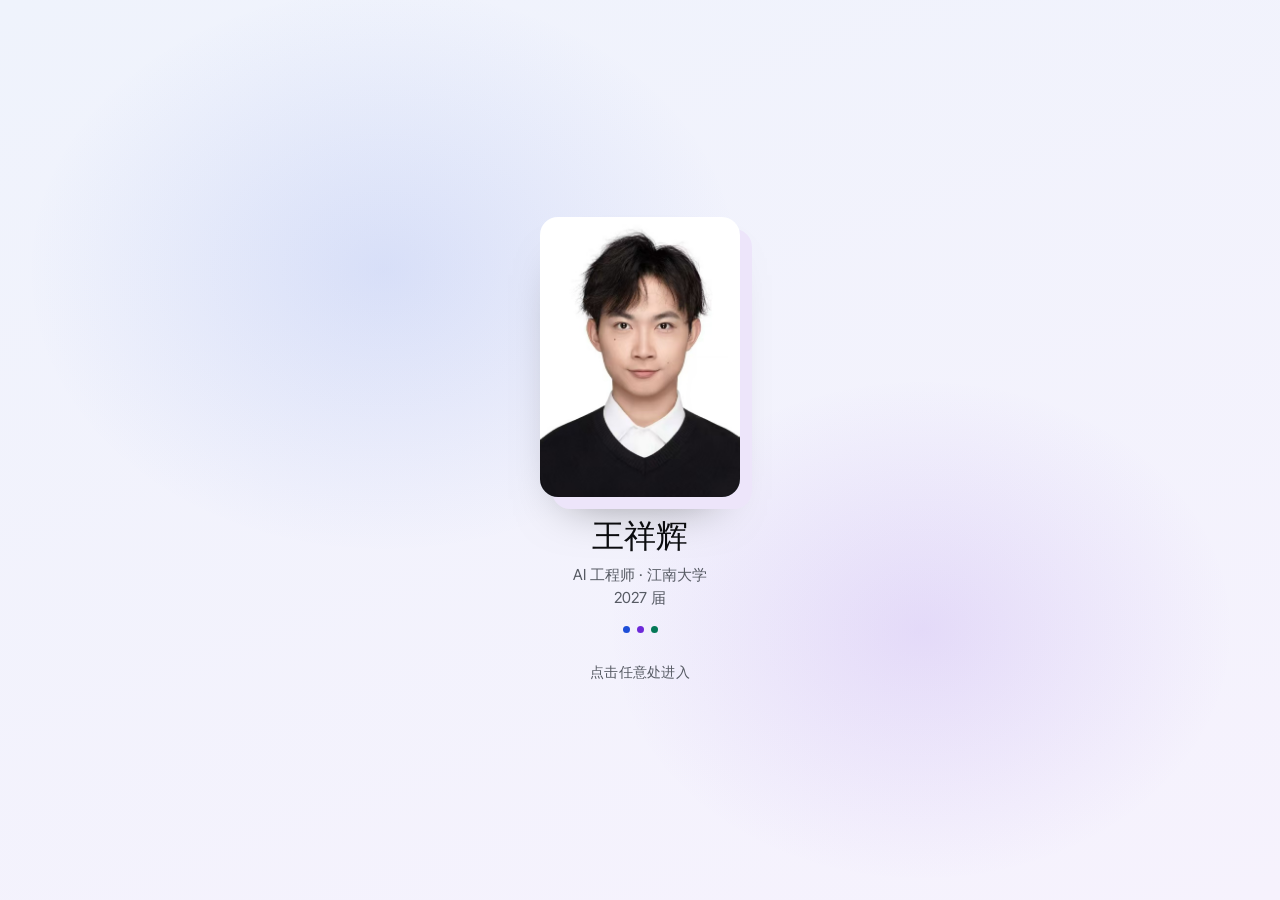
<file: zh/index.html>
<!DOCTYPE html><html lang="en" class="MsWWXq_variable NJj3FG_variable"><head><meta charSet="utf-8"/><meta name="viewport" content="width=device-width, initial-scale=1"/><link rel="preload" href="/_next/static/media/inter_tight_latin_wght_normal-s.p.1_fsb17gxmapx.woff2" as="font" crossorigin="" type="font/woff2"/><link rel="preload" href="/_next/static/media/newsreader_latin_wght_normal-s.p.0rbocftmutivq.woff2" as="font" crossorigin="" type="font/woff2"/><link rel="preload" as="image" href="/_next/static/media/portrait.1y5gtfrmp4_jw.jpg"/><link rel="stylesheet" href="/_next/static/chunks/04-cut30ice8h.css" data-precedence="next"/><link rel="stylesheet" href="/_next/static/chunks/2dbycb2woa4p3.css" data-precedence="next"/><link rel="stylesheet" href="/_next/static/chunks/096d613_6f555.css" data-precedence="next"/><link rel="preload" as="script" fetchPriority="low" href="/_next/static/chunks/03e0bdt_1a_bl.js"/><script src="/_next/static/chunks/21jpksfxwwmzn.js" async=""></script><script src="/_next/static/chunks/0s7mvllxht1mo.js" async=""></script><script src="/_next/static/chunks/turbopack-3-ry682tkyiqk.js" async=""></script><script src="/_next/static/chunks/0umf92h1sb77c.js" async=""></script><script src="/_next/static/chunks/41eymsdq2u96l.js" async=""></script><script src="/_next/static/chunks/2obvz1tvo7xd0.js" async=""></script><meta name="theme-color" content="#f8f9fb" media="(prefers-color-scheme: light)"/><meta name="theme-color" content="#0a0b0e" media="(prefers-color-scheme: dark)"/><title>王祥辉 · Xianghui Wang</title><meta name="description" content="王祥辉，AI 工程师，主攻 LLM 智能体开发，研究方向为多模态情感识别；江南大学软件工程硕士，2027 年毕业。"/><link rel="canonical" href="https://qingyuxingzhe.github.io/zh/"/><link rel="alternate" hrefLang="en" href="https://qingyuxingzhe.github.io/"/><link rel="alternate" hrefLang="zh-CN" href="https://qingyuxingzhe.github.io/zh/"/><meta property="og:title" content="王祥辉 · Xianghui Wang"/><meta property="og:description" content="王祥辉，AI 工程师，主攻 LLM 智能体开发，研究方向为多模态情感识别；江南大学软件工程硕士，2027 年毕业。"/><meta property="og:url" content="https://qingyuxingzhe.github.io/zh/"/><meta property="og:site_name" content="Xianghui Wang"/><meta property="og:locale" content="zh_CN"/><meta property="og:locale:alternate" content="en_US"/><meta property="og:type" content="website"/><meta name="twitter:card" content="summary"/><meta name="twitter:title" content="王祥辉 · Xianghui Wang"/><meta name="twitter:description" content="王祥辉，AI 工程师，主攻 LLM 智能体开发，研究方向为多模态情感识别；江南大学软件工程硕士，2027 年毕业。"/><link rel="icon" href="/favicon.ico?favicon.117ezoe8m31dk.ico" sizes="48x48" type="image/x-icon"/><meta name="next-size-adjust" content=""/><script>try{if(/^\/(?:zh\/?)?(?:index\.html)?$/.test(location.pathname)&&!sessionStorage.getItem('intro-seen')&&!matchMedia('(prefers-reduced-motion: reduce)').matches)document.documentElement.classList.add('intro-on')}catch(e){}</script><script src="/_next/static/chunks/0cz1d0mv5g_q7.js" noModule=""></script></head><body><div hidden=""><!--$--><!--/$--></div><div lang="zh-CN"><a href="#main" class="skip-link">跳到正文</a><div class="Asfdza_shell"><aside class="Asfdza_side"><div class="Asfdza_sideIn"><a class="Asfdza_id" data-intro-target="true" href="/zh/"><span class="Asfdza_photo" data-photo="true"><img alt="王祥辉的证件照" width="410" height="574" decoding="async" data-nimg="1" style="color:transparent" src="/_next/static/media/portrait.1y5gtfrmp4_jw.jpg"/></span><span><span class="Asfdza_name">王祥辉</span><span class="Asfdza_role">AI 工程师 · 江南大学<br/>2027 届</span><span class="Asfdza_dots" aria-hidden="true"><i></i><i></i><i></i></span></span></a><nav aria-label="主导航"><ul class="Asfdza_menu"><li><a aria-current="page" href="/zh/">首页</a></li><li><a href="/zh/work/">作品</a></li><li><a href="/zh/learning/">学习</a></li></ul></nav><ul class="Asfdza_contact" aria-label="联系方式"><li><a href="https://github.com/Qingyuxingzhe" aria-label="GitHub" title="GitHub" rel="me"><svg width="18" height="18" aria-hidden="true" focusable="false" viewBox="0 0 16 16" fill="currentColor"><path d="M8 0C3.58 0 0 3.58 0 8c0 3.54 2.29 6.53 5.47 7.59.4.07.55-.17.55-.38 0-.19-.01-.82-.01-1.49-2.01.37-2.53-.49-2.69-.94-.09-.23-.48-.94-.82-1.13-.28-.15-.68-.52-.01-.53.63-.01 1.08.58 1.23.82.72 1.21 1.87.87 2.33.66.07-.52.28-.87.51-1.07-1.78-.2-3.64-.89-3.64-3.95 0-.87.31-1.59.82-2.15-.08-.2-.36-1.02.08-2.12 0 0 .67-.21 2.2.82.64-.18 1.32-.27 2-.27.68 0 1.36.09 2 .27 1.53-1.04 2.2-.82 2.2-.82.44 1.1.16 1.92.08 2.12.51.56.82 1.27.82 2.15 0 3.07-1.87 3.75-3.65 3.95.29.25.54.73.54 1.48 0 1.07-.01 1.93-.01 2.2 0 .21.15.46.55.38A8.01 8.01 0 0 0 16 8c0-4.42-3.58-8-8-8z"></path></svg></a></li><li><button type="button" class="Asfdza_copy" aria-label="邮箱 1598369548@qq.com，点击复制" data-copy-email="true"><svg width="18" height="18" aria-hidden="true" focusable="false" viewBox="0 0 24 24" fill="none" stroke="currentColor" stroke-width="1.8" stroke-linecap="round" stroke-linejoin="round"><rect x="3" y="5" width="18" height="14" rx="2.5"></rect><path d="m4 7 8 6 8-6"></path></svg><span class="Asfdza_tip" aria-hidden="true">1598369548@qq.com</span><span class="sr-only" role="status"></span></button></li><li><a href="https://www.linkedin.com/in/%E7%A5%A5%E8%BE%89-%E7%8E%8B-2358bb412/" aria-label="LinkedIn" title="LinkedIn" rel="me"><svg width="18" height="18" aria-hidden="true" focusable="false" viewBox="0 0 24 24" fill="none" stroke="currentColor" stroke-width="1.8" stroke-linecap="round" stroke-linejoin="round"><rect x="3" y="3" width="18" height="18" rx="3"></rect><path d="M8 10.5V16M8 7.6v.1M12 16v-5.5M12 13c0-1.5 1-2.5 2.3-2.5S16.5 11.3 16.5 13v3"></path></svg></a></li></ul></div></aside><div class="Asfdza_content"><div class="Asfdza_topbar"><a class="Asfdza_lang" aria-label="Read this page in English" hrefLang="en" data-lang-switch="true" href="/">EN</a></div><main id="main"><div class="XC4VmG_intro" data-intro="true" aria-hidden="true"><div class="XC4VmG_backdrop"></div><div class="XC4VmG_card"><span class="XC4VmG_photo" data-intro-photo="true"><img alt="" width="410" height="574" decoding="async" data-nimg="1" style="color:transparent" src="/_next/static/media/portrait.1y5gtfrmp4_jw.jpg"/></span><span class="XC4VmG_text"><span class="XC4VmG_name">王祥辉</span><span class="XC4VmG_role">AI 工程师 · 江南大学<br/>2027 届</span><span class="XC4VmG_dots"><i></i><i></i><i></i></span></span></div><p class="XC4VmG_hint">点击任意处进入</p></div><section class="rCrioW_hero" data-intro-rise="true" aria-labelledby="hero-title"><div><p class="rCrioW_eyebrow">你好，我是王祥辉。</p><h1 id="hero-title" class="rCrioW_title"><span class="sr-only">我打造 LLM 智能体、情感识别模型和语音情感助手，并让它们在真实场景中可靠落地。</span><span aria-hidden="true">我打造<!-- --> <span class="rCrioW_rot"><span class="rCrioW_in">LLM 智能体，</span><span class="rCrioW_word">情感识别模型，</span><span class="rCrioW_word">语音情感助手，</span></span><br/>并让它们在真实场景中可靠落地。</span></h1><p class="rCrioW_positioning">AI 工程师，主攻 LLM 智能体开发，科研方向是多模态情感识别。</p><p class="rCrioW_school">江南大学软件工程硕士，2027 年毕业</p><div class="rCrioW_chips" role="group" aria-label="我在做的事"><button type="button" aria-pressed="true">LLM 智能体</button><button type="button" aria-pressed="false">情感识别模型</button><button type="button" aria-pressed="false">语音情感助手</button></div></div><div class="rCrioW_panel"><div class="rCrioW_scene rCrioW_on"><svg viewBox="0 0 320 200" preserveAspectRatio="xMidYMid slice" aria-hidden="true"><rect width="320" height="200" fill="var(--tint1)"></rect><g fill="none" stroke-width="2" stroke-linecap="round"><path stroke="var(--c1)" d="M70 100 L150 55 M70 100 L150 145"></path><path stroke="var(--c2)" d="M150 55 L240 100 M150 145 L240 100"></path><path stroke="var(--c3)" stroke-dasharray="4 4" d="M150 55 L150 145"></path></g><circle cx="70" cy="100" r="11" fill="var(--c1)"></circle><circle cx="150" cy="55" r="9" fill="var(--surface)" stroke="var(--c2)" stroke-width="2.5"></circle><circle cx="150" cy="145" r="9" fill="var(--surface)" stroke="var(--c3)" stroke-width="2.5"></circle><circle cx="240" cy="100" r="11" fill="var(--surface)" stroke="var(--c1)" stroke-width="2.5"></circle><text class="ApdiJa_lbl" x="50" y="128">LEAD</text><text class="ApdiJa_lbl" x="130" y="38">SKILL</text><text class="ApdiJa_lbl" x="128" y="172">TOOLS · MCP</text><text class="ApdiJa_lbl" x="220" y="128">ANSWER</text></svg><p class="rCrioW_cap"><b>博世</b> · <!-- -->多智能体平台</p></div><div class="rCrioW_scene"><svg viewBox="0 0 320 200" preserveAspectRatio="xMidYMid slice" aria-hidden="true"><rect width="320" height="200" fill="var(--tint1)"></rect><path fill="none" stroke="var(--c1)" stroke-width="2.2" stroke-linecap="round" d="M0 100 C20 70 35 130 55 100 S90 60 110 100 140 140 160 100 195 55 215 100 250 140 270 100 300 75 320 100"></path><path fill="none" stroke="var(--c2)" stroke-width="2.2" stroke-linecap="round" d="M0 108 C40 100 70 112 110 106 S170 70 200 120 260 110 320 104"></path><circle cx="200" cy="112" r="5" fill="var(--c3)"></circle><text class="ApdiJa_lbl" x="16" y="34">HOW IT SOUNDS</text><text class="ApdiJa_lbl" x="16" y="182">WHAT IS SAID</text></svg><p class="rCrioW_cap"><b>CASER</b> · <!-- -->语气和字面意思对不上的地方</p></div><div class="rCrioW_scene"><svg viewBox="0 0 320 200" preserveAspectRatio="xMidYMid slice" aria-hidden="true"><rect width="320" height="200" fill="var(--tint3)"></rect><g fill="none" stroke="var(--c3)" stroke-width="2" stroke-linecap="round" stroke-linejoin="round"><rect x="18" y="80" width="60" height="40" rx="8"></rect><rect x="98" y="80" width="60" height="40" rx="8"></rect><rect x="178" y="80" width="60" height="40" rx="8"></rect><rect x="258" y="80" width="46" height="40" rx="8"></rect><path d="M78 100h20M158 100h20M238 100h20"></path></g><text class="ApdiJa_lbl" x="30" y="140">AUDIO</text><text class="ApdiJa_lbl" x="114" y="140">ASR</text><text class="ApdiJa_lbl" x="186" y="140">CASER</text><text class="ApdiJa_lbl" x="261" y="140">REPORT</text></svg><p class="rCrioW_cap"><b>CASER-Agent</b> · <!-- -->语音情感助手</p></div></div></section><section class="rCrioW_experience" aria-labelledby="experience-title" data-intro-rise="true"><div class="rCrioW_experienceHead"><h2 id="experience-title" class="rCrioW_h2">经历</h2><p class="rCrioW_legend"><span class="rCrioW_industry">实习</span><span class="rCrioW_education">教育</span></p></div><ul class="rCrioW_timeline"><li class="rCrioW_industry"><span class="rCrioW_when">2026.07 – 2026.09</span><div><b>博世（中国）</b> <span class="rCrioW_role">— <!-- -->Agentic AI 应用开发实习生</span><p>参与内部智能体平台开发，负责多智能体编排、上下文工程和 MCP 工具网关。</p></div></li><li class="rCrioW_industry"><span class="rCrioW_when">2025.04 – 2026.04</span><div><b>常州灵思跃动</b> <span class="rCrioW_role">— <!-- -->Java 后端开发实习生</span><p>基于 Spring Boot 开发预约调度、物项与区域管理等业务服务。</p></div></li><li class="rCrioW_education"><span class="rCrioW_when">2024 – 2027</span><div><b>江南大学</b> <span class="rCrioW_role">— <!-- -->软件工程硕士</span><p>研究方向：多模态情感计算。</p></div></li><li class="rCrioW_education"><span class="rCrioW_when">2020 – 2024</span><div><b>江南大学</b> <span class="rCrioW_role">— <!-- -->数字媒体技术本科</span></div></li></ul></section><!--$--><!--/$--></main></div></div></div><script id="_R_">(globalThis["TURBOPACK"] || (globalThis["TURBOPACK"] = [])).push({"otherChunks":["static/chunks/03e0bdt_1a_bl.js","static/chunks/21jpksfxwwmzn.js","static/chunks/0s7mvllxht1mo.js"],"runtimeModuleIds":[94553]});</script><script src="/_next/static/chunks/03e0bdt_1a_bl.js" async=""></script><script>(self.__next_f=self.__next_f||[]).push([0])</script><script>self.__next_f.push([1,"1:\"$Sreact.fragment\"\n2:\"/_next/static/chunks/0umf92h1sb77c.js\"\n3:I[39756,[\"$2\"],\"default\"]\n4:I[37457,[\"$2\"],\"default\"]\n5:\"/_next/static/chunks/41eymsdq2u96l.js\"\n6:I[22016,[\"$2\",\"$5\"],\"\"]\n7:I[5500,[\"$2\",\"$5\"],\"Image\"]\n8:I[42724,[\"$2\",\"$5\"],\"Nav\"]\n9:I[52020,[\"$2\",\"$5\"],\"CopyEmail\"]\n12:I[68027,[\"$2\"],\"default\",1]\n:HL[\"/_next/static/chunks/04-cut30ice8h.css\",\"style\"]\n:HL[\"/_next/static/chunks/2dbycb2woa4p3.css\",\"style\"]\n:HL[\"/_next/static/media/inter_tight_latin_wght_normal-s.p.1_fsb17gxmapx.woff2\",\"font\",{\"crossOrigin\":\"\",\"type\":\"font/woff2\"}]\n:HL[\"/_next/static/media/newsreader_latin_wght_normal-s.p.0rbocftmutivq.woff2\",\"font\",{\"crossOrigin\":\"\",\"type\":\"font/woff2\"}]\n:HL[\"/_next/static/chunks/096d613_6f555.css\",\"style\"]\nf:[[\"children\",{\"s\":\"__PAGE__\",\"h\":512,\"d\":{\"r\":\"$L10\",\"p\":false,\"v\":null}}]]\nd:[[\"children\",{\"s\":\"zh\",\"h\":512,\"d\":{\"r\":\"$Le\",\"p\":false,\"v\":null},\"c\":\"$Qf\"}]]\n0:{\"P\":null,\"c\":[\"\",\"zh\",\"\"],\"q\":\"\",\"i\":false,\"t\":{\"t\":{\"s\":\"\",\"h\":528,\"d\":{\"r\":[\"$\",\"$1\",\"c\",{\"children\":[[[\"$\",\"link\",\"0\",{\"rel\":\"stylesheet\",\"href\":\"/_next/static/chunks/04-cut30ice8h.css\",\"precedence\":\"next\",\"crossOrigin\":\"$undefined\",\"nonce\":\"$undefined\"}],[\"$\",\"script\",\"script-0\",{\"src\":\"/_next/static/chunks/0umf92h1sb77c.js\",\"async\":true,\"nonce\":\"$undefined\"}]],[\"$\",\"html\",null,{\"lang\":\"en\",\"className\":\"MsWWXq_variable NJj3FG_variable\",\"suppressHydrationWarning\":true,\"children\":[[\"$\",\"head\",null,{\"children\":[\"$\",\"script\",null,{\"dangerouslySetInnerHTML\":{\"__html\":\"try{if(/^\\\\/(?:zh\\\\/?)?(?:index\\\\.html)?$/.test(location.pathname)\u0026\u0026!sessionStorage.getItem('intro-seen')\u0026\u0026!matchMedia('(prefers-reduced-motion: reduce)').matches)document.documentElement.classList.add('intro-on')}catch(e){}\"}}]}],[\"$\",\"body\",null,{\"children\":[\"$\",\"$L3\",null,{\"parallelRouterKey\":\"children\",\"error\":\"$undefined\",\"errorStyles\":\"$undefined\",\"errorScripts\":\"$undefined\",\"template\":[\"$\",\"$L4\",null,{}],\"templateStyles\":\"$undefined\",\"templateScripts\":\"$undefined\",\"notFound\":[[[\"$\",\"a\",null,{\"href\":\"#main\",\"className\":\"skip-link\",\"children\":\"Skip to content\"}],[\"$\",\"div\",null,{\"className\":\"Asfdza_shell\",\"children\":[[\"$\",\"aside\",null,{\"className\":\"Asfdza_side\",\"children\":[\"$\",\"div\",null,{\"className\":\"Asfdza_sideIn\",\"children\":[[\"$\",\"$L6\",null,{\"href\":\"/\",\"className\":\"Asfdza_id\",\"data-intro-target\":true,\"children\":[[\"$\",\"span\",null,{\"className\":\"Asfdza_photo\",\"data-photo\":true,\"children\":[\"$\",\"$L7\",null,{\"src\":{\"src\":\"/_next/static/media/portrait.1y5gtfrmp4_jw.jpg\",\"width\":410,\"height\":574,\"blurWidth\":6,\"blurHeight\":8,\"blurDataURL\":\"[data-uri]\"},\"alt\":\"Portrait of Xianghui Wang\",\"sizes\":\"136px\",\"priority\":true}]}],[\"$\",\"span\",null,{\"children\":[[\"$\",\"span\",null,{\"className\":\"Asfdza_name\",\"children\":\"Xianghui Wang\"}],[\"$\",\"span\",null,{\"className\":\"Asfdza_role\",\"children\":[\"AI engineer · Jiangnan University\",[\"$\",\"br\",null,{}],\"Class of 2027\"]}],[\"$\",\"span\",null,{\"className\":\"Asfdza_dots\",\"aria-hidden\":\"true\",\"children\":[[\"$\",\"i\",null,{}],[\"$\",\"i\",null,{}],[\"$\",\"i\",null,{}]]}]]}]]}],[\"$\",\"$L8\",null,{\"locale\":\"en\"}],[\"$\",\"ul\",null,{\"className\":\"Asfdza_contact\",\"aria-label\":\"Contact\",\"children\":[[\"$\",\"li\",null,{\"children\":[\"$\",\"a\",null,{\"href\":\"https://github.com/Qingyuxingzhe\",\"aria-label\":\"GitHub\",\"title\":\"GitHub\",\"rel\":\"me\",\"children\":[\"$\",\"svg\",null,{\"width\":18,\"height\":18,\"aria-hidden\":true,\"focusable\":false,\"viewBox\":\"0 0 16 16\",\"fill\":\"currentColor\",\"children\":[\"$\",\"path\",null,{\"d\":\"M8 0C3.58 0 0 3.58 0 8c0 3.54 2.29 6.53 5.47 7.59.4.07.55-.17.55-.38 0-.19-.01-.82-.01-1.49-2.01.37-2.53-.49-2.69-.94-.09-.23-.48-.94-.82-1.13-.28-.15-.68-.52-.01-.53.63-.01 1.08.58 1.23.82.72 1.21 1.87.87 2.33.66.07-.52.28-.87.51-1.07-1.78-.2-3.64-.89-3.64-3.95 0-.87.31-1.59.82-2.15-.08-.2-.36-1.02.08-2.12 0 0 .67-.21 2.2.82.64-.18 1.32-.27 2-.27.68 0 1.36.09 2 .27 1.53-1.04 2.2-.82 2.2-.82.44 1.1.16 1.92.08 2.12.51.56.82 1.27.82 2.15 0 3.07-1.87 3.75-3.65 3.95.29.25.54.73.54 1.48 0 1.07-.01 1.93-.01 2.2 0 .21.15.46.55.38A8.01 8.01 0 0 0 16 8c0-4.42-3.58-8-8-8z\"}]}]}]}],[\"$\",\"li\",null,{\"children\":[\"$\",\"$L9\",null,{\"locale\":\"en\",\"email\":\"1598369548@qq.com\"}]}],[\"$\",\"li\",null,{\"children\":[\"$\",\"a\",null,{\"href\":\"https://www.linkedin.com/in/%E7%A5%A5%E8%BE%89-%E7%8E%8B-2358bb412/\",\"aria-label\":\"LinkedIn\",\"title\":\"LinkedIn\",\"rel\":\"me\",\"children\":\"$La\"}]}]]}]]}]}],\"$Lb\"]}]],[\"$Lc\"]],\"forbidden\":\"$undefined\",\"unauthorized\":\"$undefined\"}]}]]}]]}],\"p\":false,\"v\":null},\"c\":\"$Qd\"},\"h\":{\"r\":\"$L11\",\"p\":false,\"v\":null}},\"m\":\"$undefined\",\"G\":[\"$12\",[\"$L13\"]],\"S\":true,\"r\":\"$undefined\",\"s\":\"$undefined\",\"a\":\"$undefined\",\"l\":\"$undefined\",\"p\":\"$undefined\",\"d\":\"$undefined\",\"b\":\"5Hc9O3WoN5vrsrFwY48yL\"}\n14:I[41885,[\"$2\",\"$5\"],\"LangSwitch\"]\n15:\"/_next/static/chunks/2obvz1tvo7xd0.js\"\n16:I[38025,[\"$2\",\"$5\",\"$15\"],\"Intro\"]\n17:I[92349,[\"$2\",\"$5\",\"$15\"],\"Hero\"]\n18:I[97367,[\"$2\"],\"OutletBoundary\"]\n19:\"$Sreact.suspense\"\n1b:\"ViewportBoundary\"\n1c:I[97367,[\"$2\"],\"$1b\"]\n1e:\"MetadataBoundary\"\n1f:I[97367,[\"$2\"],\"$1e\"]\na:[\"$\",\"svg\",null,{\"width\":18,\"height\":18,\"aria-hidden\":true,\"focusable\":false,\"viewBox\":\"0 0 24 24\",\"fill\":\"none\",\"stroke\":\"currentColor\",\"strokeWidth\":\"1.8\",\"strokeLinecap\":\"round\",\"strokeLinejoin\":\"round\",\"children\":[[\"$\",\"rect\",null,{\"x\":\"3\",\"y\":\"3\",\"width\":\"18\",\"height\":\"18\",\"rx\":\"3\"}],[\"$\",\"path\",null,{\"d\":\"M8 10.5V16M8 7.6v.1M12 16v-5.5M12 13c0-1.5 1-2.5 2.3-2.5S16.5 11.3 16.5 13v3\"}]]}]\nb:[\"$\",\"div\",null,{\"className\":\"Asfdza_content\",\"children\":[[\"$\",\"div\",null,{\"className\":\"Asfdza_topbar\",\"children\":[\"$\",\"$L14\",null,{\"locale\":\"en\",\"home\":true}]}],[\"$\",\"main\",null,{\"id\":\"main\",\"children\":[\"$\",\"section\",null,{\"style\":{\"padding\":\"3rem 0\"},\"children\":[[\"$\",\"h1\",null,{\"children\":\"Page not found\"}],[\"$\",\"p\",null,{\"children\":\"The page you’re looking for doesn’t exist or has moved.\"}],[\"$\",\"p\",null,{\"children\":[\"$\",\"$L6\",null,{\"href\":\"/\",\"children\":\"Back to home\"}]}],[\"$\",\"div\",null,{\"lang\":\"zh-CN\",\"children\":[[\"$\",\"h2\",null,{\"children\":\"页面不存在\"}],[\"$\",\"p\",null,{\"children\":\"你要找的页面不存在，或者已经移动。\"}],[\"$\",\"p\",null,{\"children\":[\"$\",\"$L6\",null,{\"href\":\"/zh/\",\"children\":\"返回中文首页\"}]}]]}]]}]}]]}]\nc:[\"$\",\"link\",\"0\",{\"rel\":\"stylesheet\",\"href\":\"/_next/static/chunks/2dbycb2woa4p3.css\",\"precedence\":\"next\",\"crossOrigin\":\"$undefined\",\"nonce\":\"$undefined\"}]\ne:[\"$\",\"$1\",\"c\",{\"children\":[[[\"$\",\"link\",\"0\",{\"rel\":\"stylesheet\",\"href\":\"/_next/static/chunks/2dbycb2woa4p3.css\",\"precedence\":\"next\",\"crossOrigin\":\"$undefined\",\"nonce\":\"$undefined\"}],[\"$\",\"script\",\"script-0\",{\"src\":\"/_next/static/chunks/41eymsdq2u96l.js\",\"async\":true,\"nonce\":\"$undefined\"}]],[\"$\",\"div\",null,{\"lang\":\"zh-CN\",\"children\":[[\"$\",\"a\",null,{\"href\":\"#main\",\"className\":\"skip-link\",\"children\":\"跳到正文\"}],[\"$\",\"div\",null,{\"className\":\"Asfdza_shell\",\"children\":[[\"$\",\"aside\",null,{\"className\":\"Asfdza_side\",\"children\":[\"$\",\"div\",null,{\"className\":\"Asfdza_sideIn\",\"children\":[[\"$\",\"$L6\",null,{\"href\":\"/zh/\",\"className\":\"Asfdza_id\",\"data-intro-target\":true,\"children\":[[\"$\",\"span\",null,{\"className\":\"Asfdza_photo\",\"data-photo\":true,\"children\":[\"$\",\"$L7\",null,{\"src\":\"$0:t:t:d:r:props:children:1:props:children:1:props:children:props:notFound:0:1:props:children:0:props:children:props:children:0:props:children:0:props:children:props:src\",\"alt\":\"王祥辉的证件照\",\"sizes\":\"136px\",\"priority\":true}]}],[\"$\",\"span\",null,{\"children\":[[\"$\",\"span\",null,{\"className\":\"Asfdza_name\",\"children\":\"王祥辉\"}],[\"$\",\"span\",null,{\"className\":\"Asfdza_role\",\"children\":[\"AI 工程师 · 江南大学\",[\"$\",\"br\",null,{}],\"2027 届\"]}],[\"$\",\"span\",null,{\"className\":\"Asfdza_dots\",\"aria-hidden\":\"true\",\"children\":[[\"$\",\"i\",null,{}],[\"$\",\"i\",null,{}],[\"$\",\"i\",null,{}]]}]]}]]}],[\"$\",\"$L8\",null,{\"locale\":\"zh\"}],[\"$\",\"ul\",null,{\"className\":\"Asfdza_contact\",\"aria-label\":\"联系方式\",\"children\":[[\"$\",\"li\",null,{\"children\":[\"$\",\"a\",null,{\"href\":\"https://github.com/Qingyuxingzhe\",\"aria-label\":\"GitHub\",\"title\":\"GitHub\",\"rel\":\"me\",\"children\":[\"$\",\"svg\",null,{\"width\":18,\"height\":18,\"aria-hidden\":true,\"focusable\":false,\"viewBox\":\"0 0 16 16\",\"fill\":\"currentColor\",\"children\":[\"$\",\"path\",null,{\"d\":\"M8 0C3.58 0 0 3.58 0 8c0 3.54 2.29 6.53 5.47 7.59.4.07.55-.17.55-.38 0-.19-.01-.82-.01-1.49-2.01.37-2.53-.49-2.69-.94-.09-.23-.48-.94-.82-1.13-.28-.15-.68-.52-.01-.53.63-.01 1.08.58 1.23.82.72 1.21 1.87.87 2.33.66.07-.52.28-.87.51-1.07-1.78-.2-3.64-.89-3.64-3.95 0-.87.31-1.59.82-2.15-.08-.2-.36-1.02.08-2.12 0 0 .67-.21 2.2.82.64-.18 1.32-.27 2-.27.68 0 1.36.09 2 .27 1.53-1.04 2.2-.82 2.2-.82.44 1.1.16 1.92.08 2.12.51.56.82 1.27.82 2.15 0 3.07-1.87 3.75-3.65 3.95.29.25.54.73.54 1.48 0 1.07-.01 1.93-.01 2.2 0 .21.15.46.55.38A8.01 8.01 0 0 0 16 8c0-4.42-3.58-8-8-8z\"}]}]}]}],[\"$\",\"li\",null,{\"children\":[\"$\",\"$L9\",null,{\"locale\":\"zh\",\"email\":\"1598369548@qq.com\"}]}],[\"$\",\"li\",null,{\"children\":[\"$\",\"a\",null,{\"href\":\"https://www.linkedin.com/in/%E7%A5%A5%E8%BE%89-%E7%8E%8B-2358bb412/\",\"aria-label\":\"LinkedIn\",\"title\":\"LinkedIn\",\"rel\":\"me\",\"children\":[\"$\",\"svg\",null,{\"width\":18,\"height\":18,\"aria-hidden\":true,\"focusable\":false,\"viewBox\":\"0 0 24 24\",\"fill\":\"none\",\"stroke\":\"currentColor\",\"strokeWidth\":\"1.8\",\"strokeLinecap\":\"round\",\"strokeLinejoin\":\"round\",\"children\":[[\"$\",\"rect\",null,{\"x\":\"3\",\"y\":\"3\",\"width\":\"18\",\"height\":\"18\",\"rx\":\"3\"}],[\"$\",\"path\",null,{\"d\":\"M8 10.5V16M8 7.6v.1M12 16v-5.5M12 13c0-1.5 1-2.5 2.3-2.5S16.5 11.3 16.5 13v3\"}]]}]}]}]]}]]}]}],[\"$\",\"div\",null,{\"className\":\"Asfdza_content\",\"children\":[[\"$\",\"div\",null,{\"className\":\"Asfdza_topbar\",\"children\":[\"$\",\"$L14\",null,{\"locale\":\"zh\",\"home\":false}]}],[\"$\",\"main\",null,{\"id\":\"main\",\"children\":[\"$\",\"$L3\",null,{\"parallelRouterKey\":\"children\",\"error\":\"$undefined\",\"errorStyles\":\"$undefined\",\"errorScripts\":\"$undefined\",\"template\":[\"$\",\"$L4\",null,{}],\"templateStyles\":\"$undefined\",\"templateScripts\":\"$undefined\",\"notFound\":\"$undefined\",\"forbidden\":\"$undefined\",\"unauthorized\":\"$undefined\"}]}]]}]]}]]}]]}]\n10:[\"$\",\"$1\",\"c\",{\"children\":[[[\"$\",\"$L16\",null,{\"locale\":\"zh\"}],[\"$\",\"$L17\",null,{\"locale\":\"zh\"}],[\"$\",\"section\",null,{\"className\":\"rCrioW_experience\",\"aria-labelledby\":\"experience-title\",\"data-intro-rise\":true,\"children\":[[\"$\",\"div\",null,{\"className\":\"rCrioW_experienceHead\",\"children\":[[\"$\",\"h2\",null,{\"id\":\"experience-title\",\"className\":\"rCrioW_h2\",\"children\":\"经历\"}],[\"$\",\"p\",null,{\"className\":\"rCrioW_legend\",\"children\":[[\"$\",\"span\",null,{\"className\":\"rCrioW_industry\",\"children\":\"实习\"}],[\"$\",\"span\",null,{\"className\":\"rCrioW_education\",\"children\":\"教育\"}]]}]]}],[\"$\",\"ul\",null,{\"className\":\"rCrioW_timeline\",\"children\":[[\"$\",\"li\",\"2026.07 – 2026.09博世（中国）\",{\"className\":\"rCrioW_industry\",\"children\":[[\"$\",\"span\",null,{\"className\":\"rCrioW_when\",\"children\":\"2026.07 – 2026.09\"}],[\"$\",\"div\",null,{\"children\":[[\"$\",\"b\",null,{\"children\":\"博世（中国）\"}],\" \",[\"$\",\"span\",null,{\"className\":\"rCrioW_role\",\"children\":[\"— \",\"Agentic AI 应用开发实习生\"]}],[\"$\",\"p\",null,{\"children\":\"参与内部智能体平台开发，负责多智能体编排、上下文工程和 MCP 工具网关。\"}]]}]]}],[\"$\",\"li\",\"2025.04 – 2026.04常州灵思跃动\",{\"className\":\"rCrioW_industry\",\"children\":[[\"$\",\"span\",null,{\"className\":\"rCrioW_when\",\"children\":\"2025.04 – 2026.04\"}],[\"$\",\"div\",null,{\"children\":[[\"$\",\"b\",null,{\"children\":\"常州灵思跃动\"}],\" \",[\"$\",\"span\",null,{\"className\":\"rCrioW_role\",\"children\":[\"— \",\"Java 后端开发实习生\"]}],[\"$\",\"p\",null,{\"children\":\"基于 Spring Boot 开发预约调度、物项与区域管理等业务服务。\"}]]}]]}],[\"$\",\"li\",\"2024 – 2027江南大学\",{\"className\":\"rCrioW_education\",\"children\":[[\"$\",\"span\",null,{\"className\":\"rCrioW_when\",\"children\":\"2024 – 2027\"}],[\"$\",\"div\",null,{\"children\":[[\"$\",\"b\",null,{\"children\":\"江南大学\"}],\" \",[\"$\",\"span\",null,{\"className\":\"rCrioW_role\",\"children\":[\"— \",\"软件工程硕士\"]}],[\"$\",\"p\",null,{\"children\":\"研究方向：多模态情感计算。\"}]]}]]}],[\"$\",\"li\",\"2020 – 2024江南大学\",{\"className\":\"rCrioW_education\",\"children\":[[\"$\",\"span\",null,{\"className\":\"rCrioW_when\",\"children\":\"2020 – 2024\"}],[\"$\",\"div\",null,{\"children\":[[\"$\",\"b\",null,{\"children\":\"江南大学\"}],\" \",[\"$\",\"span\",null,{\"className\":\"rCrioW_role\",\"children\":[\"— \",\"数字媒体技术本科\"]}],\"\"]}]]}]]}]]}]],[[\"$\",\"link\",\"0\",{\"rel\":\"stylesheet\",\"href\":\"/_next/static/chunks/096d613_6f555.css\",\"precedence\":\"next\",\"crossOrigin\":\"$undefined\",\"nonce\":\"$undefined\"}],[\"$\",\"script\",\"script-0\",{\"src\":\"/_next/static/chunks/2obvz1tvo7xd0.js\",\"async\":true,\"nonce\":\"$undefined\"}]],[\"$\",\"$L18\",null,{\"children\":[\"$\",\"$19\",null,{\"name\":\"Next.MetadataOutlet\",\"children\":\"$@1a\"}]}]]}]\n11:[\"$\",\"$1\",\"h\",{\"children\":[null,[\"$\",\"$L1c\",null,{\"children\":\"$L1d\"}],[\"$\",\"$L1f\",null,{\"children\":[[\"$\",\"div\",null,{\"hidden\":true,\"children\":[\"$\",\"$19\",null,{\"name\":\"Next.Metadata\",\"children\":\"$L20\"}]}],null]}],[\"$\",\"meta\",null,{\"name\":\"next-size-adjust\",\"content\":\"\"}]]}]\n13:[\"$\",\"link\",\"0\",{\"rel\":\"stylesheet\",\"href\":\"/_next/static/chunks/04-cut30ice8h.css\",\"precedence\":\"next\",\"crossOrigin\":\"$undefined\",\"nonce\":\"$undefined\"}]\n1d:[[\"$\",\"meta\",\"0\",{\"charSet\":\"utf-8\"}],[\"$\",\"meta\",\"1\",{\"name\":\"viewport\",\"content\":\"width=device-width, initial-scale=1\"}],[\"$\",\"meta\",\"2\",{\"name\":\"theme-color\",\"content\":\"#f8f9fb\",\"media\":\"(prefers-color-scheme: light)\"}],[\"$\",\"meta\",\"3\",{\"name\":\"theme-color\",\"content\":\"#0a0b0e\",\"media\":\"(prefers-color-scheme: dark)\"}]]\n21:I[27201,[\"$2\"],\"IconMark\"]\n1a:null\n20:[[\"$\",\"title\",\"0\",{\"children\":\"王祥辉 · Xianghui Wang\"}],[\"$\",\"meta\",\"1\",{\"name\":\"description\",\"content\":\"王祥辉，AI 工程师，主攻 LLM 智能体开发，研究方向为多模态情感识别；江南大学软件工程硕士，2027 年毕业。\"}],[\"$\",\"link\",\"2\",{\"rel\":\"canonical\",\"href\":\"https://qingyuxingzhe.github.io/zh/\"}],[\"$\",\"link\",\"3\",{\"rel\":\"alternate\",\"hrefLang\":\"en\",\"href\":\"https://qingyuxingzhe.github.io/\"}],[\"$\",\"link\",\"4\",{\"rel\":\"alternate\",\"hrefLang\":\"zh-CN\",\"href\":\"https://qingyuxingzhe.github.io/zh/\"}],[\"$\",\"meta\",\"5\",{\"property\":\"og:title\",\"content\":\"王祥辉 · Xianghui Wang\"}],[\"$\",\"meta\",\"6\",{\"property\":\"og:description\",\"content\":\"王祥辉，AI 工程师，主攻 LLM 智能体开发，研究方向为多模态情感识别；江南大学软件工程硕士，2027 年毕业。\"}],[\"$\",\"meta\",\"7\",{\"property\":\"og:url\",\"content\":\"https://qingyuxingzhe.github.io/zh/\"}],[\"$\",\"meta\",\"8\",{\"property\":\"og:site_name\",\"content\":\"Xianghui Wang\"}],[\"$\",\"meta\",\"9\",{\"property\":\"og:locale\",\"content\":\"zh_CN\"}],[\"$\",\"meta\",\"10\",{\"property\":\"og:locale:alternate\",\"content\":\"en_US\"}],[\"$\",\"meta\",\"11\",{\"property\":\"og:type\",\"content\":\"website\"}],[\"$\",\"meta\",\"12\",{\"name\":\"twitter:card\",\"content\":\"summary\"}],[\"$\",\"meta\",\"13\",{\"name\":\"twitter:title\",\"content\":\"王祥辉 · Xianghui Wang\"}],[\"$\",\"meta\",\"14\",{\"name\":\"twitter:description\",\"content\":\"王祥辉，AI 工程师，主攻 LLM 智能体开发，研究方向为多模态情感识别；江南大学软件工程硕士，2027 年毕业。\"}],[\"$\",\"link\",\"15\",{\"rel\":\"icon\",\"href\":\"/favicon.ico?favicon.117ezoe8m31dk.ico\",\"sizes\":\"48x48\",\"type\":\"image/x-icon\"}],[\"$\",\"$L21\",\"16\",{}]]\n"])</script></body></html>
</file>
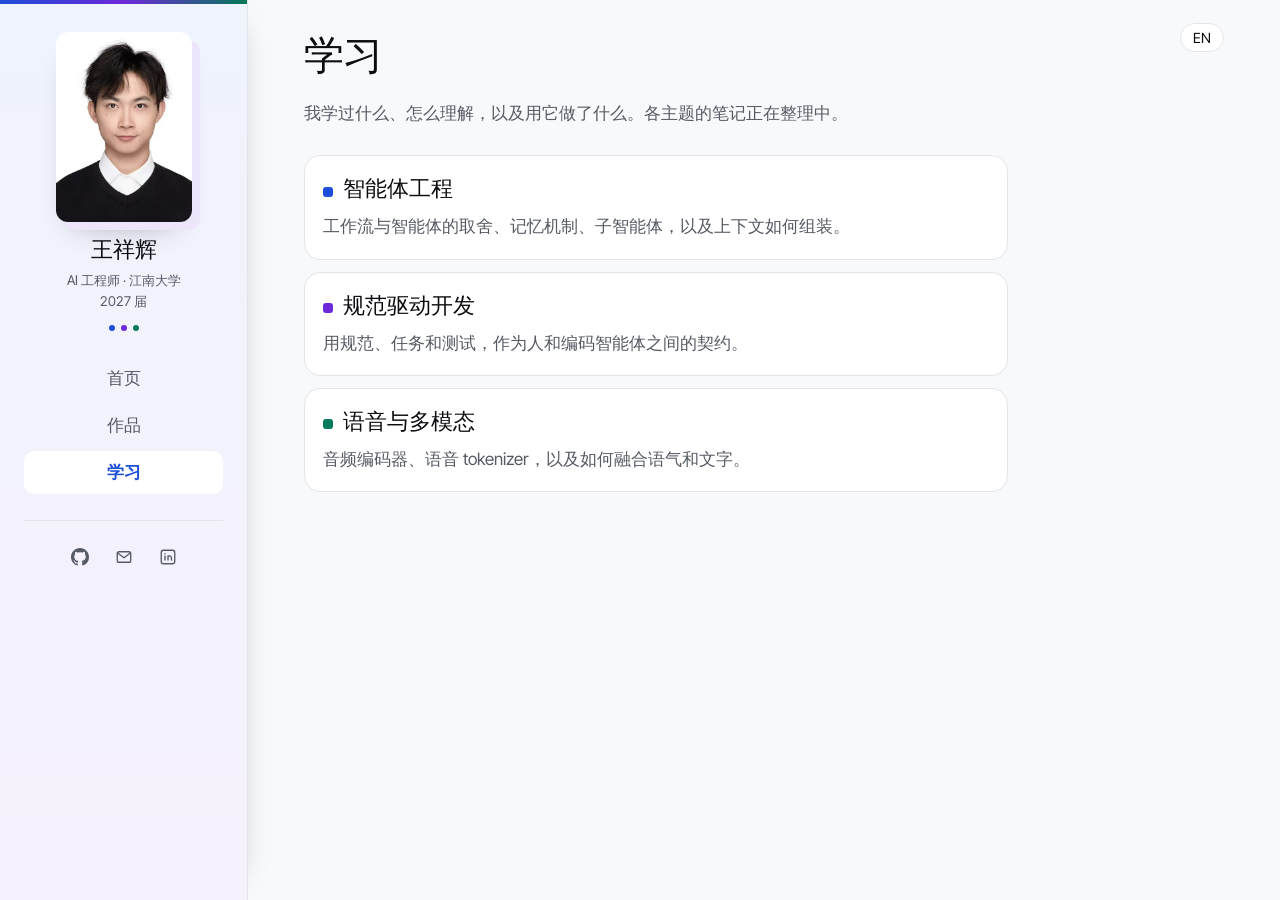
<file: zh/learning/index.html>
<!DOCTYPE html><html lang="en" class="MsWWXq_variable NJj3FG_variable"><head><meta charSet="utf-8"/><meta name="viewport" content="width=device-width, initial-scale=1"/><link rel="preload" href="/_next/static/media/inter_tight_latin_wght_normal-s.p.1_fsb17gxmapx.woff2" as="font" crossorigin="" type="font/woff2"/><link rel="preload" href="/_next/static/media/newsreader_latin_wght_normal-s.p.0rbocftmutivq.woff2" as="font" crossorigin="" type="font/woff2"/><link rel="preload" as="image" href="/_next/static/media/portrait.1y5gtfrmp4_jw.jpg"/><link rel="stylesheet" href="/_next/static/chunks/04-cut30ice8h.css" data-precedence="next"/><link rel="stylesheet" href="/_next/static/chunks/2dbycb2woa4p3.css" data-precedence="next"/><link rel="stylesheet" href="/_next/static/chunks/096d613_6f555.css" data-precedence="next"/><link rel="preload" as="script" fetchPriority="low" href="/_next/static/chunks/03e0bdt_1a_bl.js"/><script src="/_next/static/chunks/21jpksfxwwmzn.js" async=""></script><script src="/_next/static/chunks/0s7mvllxht1mo.js" async=""></script><script src="/_next/static/chunks/turbopack-3-ry682tkyiqk.js" async=""></script><script src="/_next/static/chunks/0umf92h1sb77c.js" async=""></script><script src="/_next/static/chunks/41eymsdq2u96l.js" async=""></script><meta name="theme-color" content="#f8f9fb" media="(prefers-color-scheme: light)"/><meta name="theme-color" content="#0a0b0e" media="(prefers-color-scheme: dark)"/><title>学习 · 王祥辉</title><meta name="description" content="王祥辉，AI 工程师，主攻 LLM 智能体开发，研究方向为多模态情感识别；江南大学软件工程硕士，2027 年毕业。"/><link rel="canonical" href="https://qingyuxingzhe.github.io/zh/learning/"/><link rel="alternate" hrefLang="en" href="https://qingyuxingzhe.github.io/learning/"/><link rel="alternate" hrefLang="zh-CN" href="https://qingyuxingzhe.github.io/zh/learning/"/><meta property="og:title" content="学习 · 王祥辉"/><meta property="og:description" content="王祥辉，AI 工程师，主攻 LLM 智能体开发，研究方向为多模态情感识别；江南大学软件工程硕士，2027 年毕业。"/><meta property="og:url" content="https://qingyuxingzhe.github.io/zh/learning/"/><meta property="og:site_name" content="Xianghui Wang"/><meta property="og:locale" content="zh_CN"/><meta property="og:locale:alternate" content="en_US"/><meta property="og:type" content="website"/><meta name="twitter:card" content="summary"/><meta name="twitter:title" content="学习 · 王祥辉"/><meta name="twitter:description" content="王祥辉，AI 工程师，主攻 LLM 智能体开发，研究方向为多模态情感识别；江南大学软件工程硕士，2027 年毕业。"/><link rel="icon" href="/favicon.ico?favicon.117ezoe8m31dk.ico" sizes="48x48" type="image/x-icon"/><meta name="next-size-adjust" content=""/><script>try{if(/^\/(?:zh\/?)?(?:index\.html)?$/.test(location.pathname)&&!sessionStorage.getItem('intro-seen')&&!matchMedia('(prefers-reduced-motion: reduce)').matches)document.documentElement.classList.add('intro-on')}catch(e){}</script><script src="/_next/static/chunks/0cz1d0mv5g_q7.js" noModule=""></script></head><body><div hidden=""><!--$--><!--/$--></div><div lang="zh-CN"><a href="#main" class="skip-link">跳到正文</a><div class="Asfdza_shell"><aside class="Asfdza_side"><div class="Asfdza_sideIn"><a class="Asfdza_id" data-intro-target="true" href="/zh/"><span class="Asfdza_photo" data-photo="true"><img alt="王祥辉的证件照" width="410" height="574" decoding="async" data-nimg="1" style="color:transparent" src="/_next/static/media/portrait.1y5gtfrmp4_jw.jpg"/></span><span><span class="Asfdza_name">王祥辉</span><span class="Asfdza_role">AI 工程师 · 江南大学<br/>2027 届</span><span class="Asfdza_dots" aria-hidden="true"><i></i><i></i><i></i></span></span></a><nav aria-label="主导航"><ul class="Asfdza_menu"><li><a href="/zh/">首页</a></li><li><a href="/zh/work/">作品</a></li><li><a aria-current="page" href="/zh/learning/">学习</a></li></ul></nav><ul class="Asfdza_contact" aria-label="联系方式"><li><a href="https://github.com/Qingyuxingzhe" aria-label="GitHub" title="GitHub" rel="me"><svg width="18" height="18" aria-hidden="true" focusable="false" viewBox="0 0 16 16" fill="currentColor"><path d="M8 0C3.58 0 0 3.58 0 8c0 3.54 2.29 6.53 5.47 7.59.4.07.55-.17.55-.38 0-.19-.01-.82-.01-1.49-2.01.37-2.53-.49-2.69-.94-.09-.23-.48-.94-.82-1.13-.28-.15-.68-.52-.01-.53.63-.01 1.08.58 1.23.82.72 1.21 1.87.87 2.33.66.07-.52.28-.87.51-1.07-1.78-.2-3.64-.89-3.64-3.95 0-.87.31-1.59.82-2.15-.08-.2-.36-1.02.08-2.12 0 0 .67-.21 2.2.82.64-.18 1.32-.27 2-.27.68 0 1.36.09 2 .27 1.53-1.04 2.2-.82 2.2-.82.44 1.1.16 1.92.08 2.12.51.56.82 1.27.82 2.15 0 3.07-1.87 3.75-3.65 3.95.29.25.54.73.54 1.48 0 1.07-.01 1.93-.01 2.2 0 .21.15.46.55.38A8.01 8.01 0 0 0 16 8c0-4.42-3.58-8-8-8z"></path></svg></a></li><li><button type="button" class="Asfdza_copy" aria-label="邮箱 1598369548@qq.com，点击复制" data-copy-email="true"><svg width="18" height="18" aria-hidden="true" focusable="false" viewBox="0 0 24 24" fill="none" stroke="currentColor" stroke-width="1.8" stroke-linecap="round" stroke-linejoin="round"><rect x="3" y="5" width="18" height="14" rx="2.5"></rect><path d="m4 7 8 6 8-6"></path></svg><span class="Asfdza_tip" aria-hidden="true">1598369548@qq.com</span><span class="sr-only" role="status"></span></button></li><li><a href="https://www.linkedin.com/in/%E7%A5%A5%E8%BE%89-%E7%8E%8B-2358bb412/" aria-label="LinkedIn" title="LinkedIn" rel="me"><svg width="18" height="18" aria-hidden="true" focusable="false" viewBox="0 0 24 24" fill="none" stroke="currentColor" stroke-width="1.8" stroke-linecap="round" stroke-linejoin="round"><rect x="3" y="3" width="18" height="18" rx="3"></rect><path d="M8 10.5V16M8 7.6v.1M12 16v-5.5M12 13c0-1.5 1-2.5 2.3-2.5S16.5 11.3 16.5 13v3"></path></svg></a></li></ul></div></aside><div class="Asfdza_content"><div class="Asfdza_topbar"><a class="Asfdza_lang" aria-label="Read this page in English" hrefLang="en" data-lang-switch="true" href="/learning/">EN</a></div><main id="main"><section class="y8IlVa_page" aria-labelledby="page-title"><h1 id="page-title" class="y8IlVa_title">学习</h1><p class="y8IlVa_intro">我学过什么、怎么理解，以及用它做了什么。各主题的笔记正在整理中。</p><ul class="y8IlVa_topics"><li class="y8IlVa_c1"><h2 class="y8IlVa_topicTitle">智能体工程</h2><p>工作流与智能体的取舍、记忆机制、子智能体，以及上下文如何组装。</p></li><li class="y8IlVa_c2"><h2 class="y8IlVa_topicTitle">规范驱动开发</h2><p>用规范、任务和测试，作为人和编码智能体之间的契约。</p></li><li class="y8IlVa_c3"><h2 class="y8IlVa_topicTitle">语音与多模态</h2><p>音频编码器、语音 tokenizer，以及如何融合语气和文字。</p></li></ul></section><!--$--><!--/$--></main></div></div></div><script id="_R_">(globalThis["TURBOPACK"] || (globalThis["TURBOPACK"] = [])).push({"otherChunks":["static/chunks/03e0bdt_1a_bl.js","static/chunks/21jpksfxwwmzn.js","static/chunks/0s7mvllxht1mo.js"],"runtimeModuleIds":[94553]});</script><script src="/_next/static/chunks/03e0bdt_1a_bl.js" async=""></script><script>(self.__next_f=self.__next_f||[]).push([0])</script><script>self.__next_f.push([1,"1:\"$Sreact.fragment\"\n2:\"/_next/static/chunks/0umf92h1sb77c.js\"\n3:I[39756,[\"$2\"],\"default\"]\n4:I[37457,[\"$2\"],\"default\"]\n5:\"/_next/static/chunks/41eymsdq2u96l.js\"\n6:I[22016,[\"$2\",\"$5\"],\"\"]\n7:I[5500,[\"$2\",\"$5\"],\"Image\"]\n8:I[42724,[\"$2\",\"$5\"],\"Nav\"]\n9:I[52020,[\"$2\",\"$5\"],\"CopyEmail\"]\n15:I[68027,[\"$2\"],\"default\",1]\n:HL[\"/_next/static/chunks/04-cut30ice8h.css\",\"style\"]\n:HL[\"/_next/static/chunks/2dbycb2woa4p3.css\",\"style\"]\n:HL[\"/_next/static/media/inter_tight_latin_wght_normal-s.p.1_fsb17gxmapx.woff2\",\"font\",{\"crossOrigin\":\"\",\"type\":\"font/woff2\"}]\n:HL[\"/_next/static/media/newsreader_latin_wght_normal-s.p.0rbocftmutivq.woff2\",\"font\",{\"crossOrigin\":\"\",\"type\":\"font/woff2\"}]\n:HL[\"/_next/static/chunks/096d613_6f555.css\",\"style\"]\n11:X\n12:[[\"children\",{\"s\":\"__PAGE__\",\"h\":512,\"d\":{\"r\":\"$L13\",\"p\":false,\"v\":null}}]]\nf:[[\"children\",{\"s\":\"learning\",\"h\":512,\"d\":{\"r\":\"$L10\",\"p\":false,\"v\":\"$11\"},\"c\":\"$Q12\"}]]\nd:[[\"children\",{\"s\":\"zh\",\"h\":512,\"d\":{\"r\":\"$Le\",\"p\":false,\"v\":null},\"c\":\"$Qf\"}]]\n0:{\"P\":null,\"c\":[\"\",\"zh\",\"learning\",\"\"],\"q\":\"\",\"i\":false,\"t\":{\"t\":{\"s\":\"\",\"h\":528,\"d\":{\"r\":[\"$\",\"$1\",\"c\",{\"children\":[[[\"$\",\"link\",\"0\",{\"rel\":\"stylesheet\",\"href\":\"/_next/static/chunks/04-cut30ice8h.css\",\"precedence\":\"next\",\"crossOrigin\":\"$undefined\",\"nonce\":\"$undefined\"}],[\"$\",\"script\",\"script-0\",{\"src\":\"/_next/static/chunks/0umf92h1sb77c.js\",\"async\":true,\"nonce\":\"$undefined\"}]],[\"$\",\"html\",null,{\"lang\":\"en\",\"className\":\"MsWWXq_variable NJj3FG_variable\",\"suppressHydrationWarning\":true,\"children\":[[\"$\",\"head\",null,{\"children\":[\"$\",\"script\",null,{\"dangerouslySetInnerHTML\":{\"__html\":\"try{if(/^\\\\/(?:zh\\\\/?)?(?:index\\\\.html)?$/.test(location.pathname)\u0026\u0026!sessionStorage.getItem('intro-seen')\u0026\u0026!matchMedia('(prefers-reduced-motion: reduce)').matches)document.documentElement.classList.add('intro-on')}catch(e){}\"}}]}],[\"$\",\"body\",null,{\"children\":[\"$\",\"$L3\",null,{\"parallelRouterKey\":\"children\",\"error\":\"$undefined\",\"errorStyles\":\"$undefined\",\"errorScripts\":\"$undefined\",\"template\":[\"$\",\"$L4\",null,{}],\"templateStyles\":\"$undefined\",\"templateScripts\":\"$undefined\",\"notFound\":[[[\"$\",\"a\",null,{\"href\":\"#main\",\"className\":\"skip-link\",\"children\":\"Skip to content\"}],[\"$\",\"div\",null,{\"className\":\"Asfdza_shell\",\"children\":[[\"$\",\"aside\",null,{\"className\":\"Asfdza_side\",\"children\":[\"$\",\"div\",null,{\"className\":\"Asfdza_sideIn\",\"children\":[[\"$\",\"$L6\",null,{\"href\":\"/\",\"className\":\"Asfdza_id\",\"data-intro-target\":true,\"children\":[[\"$\",\"span\",null,{\"className\":\"Asfdza_photo\",\"data-photo\":true,\"children\":[\"$\",\"$L7\",null,{\"src\":{\"src\":\"/_next/static/media/portrait.1y5gtfrmp4_jw.jpg\",\"width\":410,\"height\":574,\"blurWidth\":6,\"blurHeight\":8,\"blurDataURL\":\"[data-uri]\"},\"alt\":\"Portrait of Xianghui Wang\",\"sizes\":\"136px\",\"priority\":true}]}],[\"$\",\"span\",null,{\"children\":[[\"$\",\"span\",null,{\"className\":\"Asfdza_name\",\"children\":\"Xianghui Wang\"}],[\"$\",\"span\",null,{\"className\":\"Asfdza_role\",\"children\":[\"AI engineer · Jiangnan University\",[\"$\",\"br\",null,{}],\"Class of 2027\"]}],[\"$\",\"span\",null,{\"className\":\"Asfdza_dots\",\"aria-hidden\":\"true\",\"children\":[[\"$\",\"i\",null,{}],[\"$\",\"i\",null,{}],[\"$\",\"i\",null,{}]]}]]}]]}],[\"$\",\"$L8\",null,{\"locale\":\"en\"}],[\"$\",\"ul\",null,{\"className\":\"Asfdza_contact\",\"aria-label\":\"Contact\",\"children\":[[\"$\",\"li\",null,{\"children\":[\"$\",\"a\",null,{\"href\":\"https://github.com/Qingyuxingzhe\",\"aria-label\":\"GitHub\",\"title\":\"GitHub\",\"rel\":\"me\",\"children\":[\"$\",\"svg\",null,{\"width\":18,\"height\":18,\"aria-hidden\":true,\"focusable\":false,\"viewBox\":\"0 0 16 16\",\"fill\":\"currentColor\",\"children\":[\"$\",\"path\",null,{\"d\":\"M8 0C3.58 0 0 3.58 0 8c0 3.54 2.29 6.53 5.47 7.59.4.07.55-.17.55-.38 0-.19-.01-.82-.01-1.49-2.01.37-2.53-.49-2.69-.94-.09-.23-.48-.94-.82-1.13-.28-.15-.68-.52-.01-.53.63-.01 1.08.58 1.23.82.72 1.21 1.87.87 2.33.66.07-.52.28-.87.51-1.07-1.78-.2-3.64-.89-3.64-3.95 0-.87.31-1.59.82-2.15-.08-.2-.36-1.02.08-2.12 0 0 .67-.21 2.2.82.64-.18 1.32-.27 2-.27.68 0 1.36.09 2 .27 1.53-1.04 2.2-.82 2.2-.82.44 1.1.16 1.92.08 2.12.51.56.82 1.27.82 2.15 0 3.07-1.87 3.75-3.65 3.95.29.25.54.73.54 1.48 0 1.07-.01 1.93-.01 2.2 0 .21.15.46.55.38A8.01 8.01 0 0 0 16 8c0-4.42-3.58-8-8-8z\"}]}]}]}],[\"$\",\"li\",null,{\"children\":[\"$\",\"$L9\",null,{\"locale\":\"en\",\"email\":\"1598369548@qq.com\"}]}],[\"$\",\"li\",null,{\"children\":[\"$\",\"a\",null,{\"href\":\"https://www.linkedin.com/in/%E7%A5%A5%E8%BE%89-%E7%8E%8B-2358bb412/\",\"aria-label\":\"LinkedIn\",\"title\":\"LinkedIn\",\"rel\":\"me\",\"children\":\"$La\"}]}]]}]]}]}],\"$Lb\"]}]],[\"$Lc\"]],\"forbidden\":\"$undefined\",\"unauthorized\":\"$undefined\"}]}]]}]]}],\"p\":false,\"v\":null},\"c\":\"$Qd\"},\"h\":{\"r\":\"$L14\",\"p\":false,\"v\":null}},\"m\":\"$undefined\",\"G\":[\"$15\",[\"$L16\"]],\"S\":true,\"r\":\"$undefined\",\"s\":\"$undefined\",\"a\":\"$undefined\",\"l\":\"$undefined\",\"p\":\"$undefined\",\"d\":\"$undefined\",\"b\":\"5Hc9O3WoN5vrsrFwY48yL\"}\n17:I[41885,[\"$2\",\"$5\"],\"LangSwitch\"]\n18:I[97367,[\"$2\"],\"OutletBoundary\"]\n19:\"$Sreact.suspense\"\n1b:\"ViewportBoundary\"\n1c:I[97367,[\"$2\"],\"$1b\"]\n1e:\"MetadataBoundary\"\n1f:I[97367,[\"$2\"],\"$1e\"]\na:[\"$\",\"svg\",null,{\"width\":18,\"height\":18,\"aria-hidden\":true,\"focusable\":false,\"viewBox\":\"0 0 24 24\",\"fill\":\"none\",\"stroke\":\"currentColor\",\"strokeWidth\":\"1.8\",\"strokeLinecap\":\"round\",\"strokeLinejoin\":\"round\",\"children\":[[\"$\",\"rect\",null,{\"x\":\"3\",\"y\":\"3\",\"width\":\"18\",\"height\":\"18\",\"rx\":\"3\"}],[\"$\",\"path\",null,{\"d\":\"M8 10.5V16M8 7.6v.1M12 16v-5.5M12 13c0-1.5 1-2.5 2.3-2.5S16.5 11.3 16.5 13v3\"}]]}]\nb:[\"$\",\"div\",null,{\"className\":\"Asfdza_content\",\"children\":[[\"$\",\"div\",null,{\"className\":\"Asfdza_topbar\",\"children\":[\"$\",\"$L17\",null,{\"locale\":\"en\",\"home\":true}]}],[\"$\",\"main\",null,{\"id\":\"main\",\"children\":[\"$\",\"section\",null,{\"style\":{\"padding\":\"3rem 0\"},\"children\":[[\"$\",\"h1\",null,{\"children\":\"Page not found\"}],[\"$\",\"p\",null,{\"children\":\"The page you’re looking for doesn’t exist or has moved.\"}],[\"$\",\"p\",null,{\"children\":[\"$\",\"$L6\",null,{\"href\":\"/\",\"children\":\"Back to home\"}]}],[\"$\",\"div\",null,{\"lang\":\"zh-CN\",\"children\":[[\"$\",\"h2\",null,{\"children\":\"页面不存在\"}],[\"$\",\"p\",null,{\"children\":\"你要找的页面不存在，或者已经移动。\"}],[\"$\",\"p\",null,{\"children\":[\"$\",\"$L6\",null,{\"href\":\"/zh/\",\"children\":\"返回中文首页\"}]}]]}]]}]}]]}]\nc:[\"$\",\"link\",\"0\",{\"rel\":\"stylesheet\",\"href\":\"/_next/static/chunks/2dbycb2woa4p3.css\",\"precedence\":\"next\",\"crossOrigin\":\"$undefined\",\"nonce\":\"$undefined\"}]\ne:[\"$\",\"$1\",\"c\",{\"children\":[[[\"$\",\"link\",\"0\",{\"rel\":\"stylesheet\",\"href\":\"/_next/static/chunks/2dbycb2woa4p3.css\",\"precedence\":\"next\",\"crossOrigin\":\"$undefined\",\"nonce\":\"$undefined\"}],[\"$\",\"script\",\"script-0\",{\"src\":\"/_next/static/chunks/41eymsdq2u96l.js\",\"async\":true,\"nonce\":\"$undefined\"}]],[\"$\",\"div\",null,{\"lang\":\"zh-CN\",\"children\":[[\"$\",\"a\",null,{\"href\":\"#main\",\"className\":\"skip-link\",\"children\":\"跳到正文\"}],[\"$\",\"div\",null,{\"className\":\"Asfdza_shell\",\"children\":[[\"$\",\"aside\",null,{\"className\":\"Asfdza_side\",\"children\":[\"$\",\"div\",null,{\"className\":\"Asfdza_sideIn\",\"children\":[[\"$\",\"$L6\",null,{\"href\":\"/zh/\",\"className\":\"Asfdza_id\",\"data-intro-target\":true,\"children\":[[\"$\",\"span\",null,{\"className\":\"Asfdza_photo\",\"data-photo\":true,\"children\":[\"$\",\"$L7\",null,{\"src\":\"$0:t:t:d:r:props:children:1:props:children:1:props:children:props:notFound:0:1:props:children:0:props:children:props:children:0:props:children:0:props:children:props:src\",\"alt\":\"王祥辉的证件照\",\"sizes\":\"136px\",\"priority\":true}]}],[\"$\",\"span\",null,{\"children\":[[\"$\",\"span\",null,{\"className\":\"Asfdza_name\",\"children\":\"王祥辉\"}],[\"$\",\"span\",null,{\"className\":\"Asfdza_role\",\"children\":[\"AI 工程师 · 江南大学\",[\"$\",\"br\",null,{}],\"2027 届\"]}],[\"$\",\"span\",null,{\"className\":\"Asfdza_dots\",\"aria-hidden\":\"true\",\"children\":[[\"$\",\"i\",null,{}],[\"$\",\"i\",null,{}],[\"$\",\"i\",null,{}]]}]]}]]}],[\"$\",\"$L8\",null,{\"locale\":\"zh\"}],[\"$\",\"ul\",null,{\"className\":\"Asfdza_contact\",\"aria-label\":\"联系方式\",\"children\":[[\"$\",\"li\",null,{\"children\":[\"$\",\"a\",null,{\"href\":\"https://github.com/Qingyuxingzhe\",\"aria-label\":\"GitHub\",\"title\":\"GitHub\",\"rel\":\"me\",\"children\":[\"$\",\"svg\",null,{\"width\":18,\"height\":18,\"aria-hidden\":true,\"focusable\":false,\"viewBox\":\"0 0 16 16\",\"fill\":\"currentColor\",\"children\":[\"$\",\"path\",null,{\"d\":\"M8 0C3.58 0 0 3.58 0 8c0 3.54 2.29 6.53 5.47 7.59.4.07.55-.17.55-.38 0-.19-.01-.82-.01-1.49-2.01.37-2.53-.49-2.69-.94-.09-.23-.48-.94-.82-1.13-.28-.15-.68-.52-.01-.53.63-.01 1.08.58 1.23.82.72 1.21 1.87.87 2.33.66.07-.52.28-.87.51-1.07-1.78-.2-3.64-.89-3.64-3.95 0-.87.31-1.59.82-2.15-.08-.2-.36-1.02.08-2.12 0 0 .67-.21 2.2.82.64-.18 1.32-.27 2-.27.68 0 1.36.09 2 .27 1.53-1.04 2.2-.82 2.2-.82.44 1.1.16 1.92.08 2.12.51.56.82 1.27.82 2.15 0 3.07-1.87 3.75-3.65 3.95.29.25.54.73.54 1.48 0 1.07-.01 1.93-.01 2.2 0 .21.15.46.55.38A8.01 8.01 0 0 0 16 8c0-4.42-3.58-8-8-8z\"}]}]}]}],[\"$\",\"li\",null,{\"children\":[\"$\",\"$L9\",null,{\"locale\":\"zh\",\"email\":\"1598369548@qq.com\"}]}],[\"$\",\"li\",null,{\"children\":[\"$\",\"a\",null,{\"href\":\"https://www.linkedin.com/in/%E7%A5%A5%E8%BE%89-%E7%8E%8B-2358bb412/\",\"aria-label\":\"LinkedIn\",\"title\":\"LinkedIn\",\"rel\":\"me\",\"children\":[\"$\",\"svg\",null,{\"width\":18,\"height\":18,\"aria-hidden\":true,\"focusable\":false,\"viewBox\":\"0 0 24 24\",\"fill\":\"none\",\"stroke\":\"currentColor\",\"strokeWidth\":\"1.8\",\"strokeLinecap\":\"round\",\"strokeLinejoin\":\"round\",\"children\":[[\"$\",\"rect\",null,{\"x\":\"3\",\"y\":\"3\",\"width\":\"18\",\"height\":\"18\",\"rx\":\"3\"}],[\"$\",\"path\",null,{\"d\":\"M8 10.5V16M8 7.6v.1M12 16v-5.5M12 13c0-1.5 1-2.5 2.3-2.5S16.5 11.3 16.5 13v3\"}]]}]}]}]]}]]}]}],[\"$\",\"div\",null,{\"className\":\"Asfdza_content\",\"children\":[[\"$\",\"div\",null,{\"className\":\"Asfdza_topbar\",\"children\":[\"$\",\"$L17\",null,{\"locale\":\"zh\",\"home\":false}]}],[\"$\",\"main\",null,{\"id\":\"main\",\"children\":[\"$\",\"$L3\",null,{\"parallelRouterKey\":\"children\",\"error\":\"$undefined\",\"errorStyles\":\"$undefined\",\"errorScripts\":\"$undefined\",\"template\":[\"$\",\"$L4\",null,{}],\"templateStyles\":\"$undefined\",\"templateScripts\":\"$undefined\",\"notFound\":\"$undefined\",\"forbidden\":\"$undefined\",\"unauthorized\":\"$undefined\"}]}]]}]]}]]}]]}]\n10:[\"$\",\"$1\",\"c\",{\"children\":[null,[\"$\",\"$L3\",null,{\"parallelRouterKey\":\"children\",\"error\":\"$undefined\",\"errorStyles\":\"$undefined\",\"errorScripts\":\"$undefined\",\"template\":[\"$\",\"$L4\",null,{}],\"templateStyles\":\"$undefined\",\"templateScripts\":\"$undefined\",\"notFound\":\"$undefined\",\"forbidden\":\"$undefined\",\"unauthorized\":\"$undefined\"}]]}]\n13:[\"$\",\"$1\",\"c\",{\"children\":[[\"$\",\"section\",null,{\"className\":\"y8IlVa_page\",\"aria-labelledby\":\"page-title\",\"children\":[[\"$\",\"h1\",null,{\"id\":\"page-title\",\"className\":\"y8IlVa_title\",\"children\":\"学习\"}],[\"$\",\"p\",null,{\"className\":\"y8IlVa_intro\",\"children\":\"我学过什么、怎么理解，以及用它做了什么。各主题的笔记正在整理中。\"}],[\"$\",\"ul\",null,{\"className\":\"y8IlVa_topics\",\"children\":[[\"$\",\"li\",\"智能体工程\",{\"className\":\"y8IlVa_c1\",\"children\":[[\"$\",\"h2\",null,{\"className\":\"y8IlVa_topicTitle\",\"children\":\"智能体工程\"}],[\"$\",\"p\",null,{\"children\":\"工作流与智能体的取舍、记忆机制、子智能体，以及上下文如何组装。\"}]]}],[\"$\",\"li\",\"规范驱动开发\",{\"className\":\"y8IlVa_c2\",\"children\":[[\"$\",\"h2\",null,{\"className\":\"y8IlVa_topicTitle\",\"children\":\"规范驱动开发\"}],[\"$\",\"p\",null,{\"children\":\"用规范、任务和测试，作为人和编码智能体之间的契约。\"}]]}],[\"$\",\"li\",\"语音与多模态\",{\"className\":\"y8IlVa_c3\",\"children\":[[\"$\",\"h2\",null,{\"className\":\"y8IlVa_topicTitle\",\"children\":\"语音与多模态\"}],[\"$\",\"p\",null,{\"children\":\"音频编码器、语音 tokenizer，以及如何融合语气和文字。\"}]]}]]}]]}],[[\"$\",\"link\",\"0\",{\"rel\":\"stylesheet\",\"href\":\"/_next/static/chunks/096d613_6f555.css\",\"precedence\":\"next\",\"crossOrigin\":\"$undefined\",\"nonce\":\"$undefined\"}]],[\"$\",\"$L18\",null,{\"children\":[\"$\",\"$19\",null,{\"name\":\"Next.MetadataOutlet\",\"children\":\"$@1a\"}]}]]}]\n14:[\"$\",\"$1\",\"h\",{\"children\":[null,[\"$\",\"$L1c\",null,{\"children\":\"$L1d\"}],[\"$\",\"$L1f\",null,{\"children\":[[\"$\",\"div\",null,{\"hidden\":true,\"children\":[\"$\",\"$19\",null,{\"name\":\"Next.Metadata\",\"children\":\"$L20\"}]}],null]}],[\"$\",\"meta\",null,{\"name\":\"next-size-adjust\",\"content\":\"\"}]]}]\n16:[\"$\",\"link\",\"0\",{\"rel\":\"stylesheet\",\"href\":\"/_next/static/chunks/04-cut30ice8h.css\",\"precedence\":\"next\",\"crossOrigin\":\"$undefined\",\"nonce\":\"$undefined\"}]\n11:C\n1d:[[\"$\",\"meta\",\"0\",{\"charSet\":\"utf-8\"}],[\"$\",\"meta\",\"1\",{\"name\":\"viewport\",\"content\":\"width=device-width, initial-scale=1\"}],[\"$\",\"meta\",\"2\",{\"name\":\"theme-color\",\"content\":\"#f8f9fb\",\"media\":\"(prefers-color-scheme: light)\"}],[\"$\",\"meta\",\"3\",{\"name\":\"theme-color\",\"content\":\"#0a0b0e\",\"media\":\"(prefers-color-scheme: dark)\"}]]\n21:I[27201,[\"$2\"],\"IconMark\"]\n1a:null\n20:[[\"$\",\"title\",\"0\",{\"children\":\"学习 · 王祥辉\"}],[\"$\",\"meta\",\"1\",{\"name\":\"description\",\"content\":\"王祥辉，AI 工程师，主攻 LLM 智能体开发，研究方向为多模态情感识别；江南大学软件工程硕士，2027 年毕业。\"}],[\"$\",\"link\",\"2\",{\"rel\":\"canonical\",\"href\":\"https://qingyuxingzhe.github.io/zh/learning/\"}],[\"$\",\"link\",\"3\",{\"rel\":\"alternate\",\"hrefLang\":\"en\",\"href\":\"https://qingyuxingzhe.github.io/learning/\"}],[\"$\",\"link\",\"4\",{\"rel\":\"alternate\",\"hrefLang\":\"zh-CN\",\"href\":\"https://qingyuxingzhe.github.io/zh/learning/\"}],[\"$\",\"meta\",\"5\",{\"property\":\"og:title\",\"content\":\"学习 · 王祥辉\"}],[\"$\",\"meta\",\"6\",{\"property\":\"og:description\",\"content\":\"王祥辉，AI 工程师，主攻 LLM 智能体开发，研究方向为多模态情感识别；江南大学软件工程硕士，2027 年毕业。\"}],[\"$\",\"meta\",\"7\",{\"property\":\"og:url\",\"content\":\"https://qingyuxingzhe.github.io/zh/learning/\"}],[\"$\",\"meta\",\"8\",{\"property\":\"og:site_name\",\"content\":\"Xianghui Wang\"}],[\"$\",\"meta\",\"9\",{\"property\":\"og:locale\",\"content\":\"zh_CN\"}],[\"$\",\"meta\",\"10\",{\"property\":\"og:locale:alternate\",\"content\":\"en_US\"}],[\"$\",\"meta\",\"11\",{\"property\":\"og:type\",\"content\":\"website\"}],[\"$\",\"meta\",\"12\",{\"name\":\"twitter:card\",\"content\":\"summary\"}],[\"$\",\"meta\",\"13\",{\"name\":\"twitter:title\",\"content\":\"学习 · 王祥辉\"}],[\"$\",\"meta\",\"14\",{\"name\":\"twitter:description\",\"content\":\"王祥辉，AI 工程师，主攻 LLM 智能体开发，研究方向为多模态情感识别；江南大学软件工程硕士，2027 年毕业。\"}],[\"$\",\"link\",\"15\",{\"rel\":\"icon\",\"href\":\"/favicon.ico?favicon.117ezoe8m31dk.ico\",\"sizes\":\"48x48\",\"type\":\"image/x-icon\"}],[\"$\",\"$L21\",\"16\",{}]]\n"])</script></body></html>
</file>
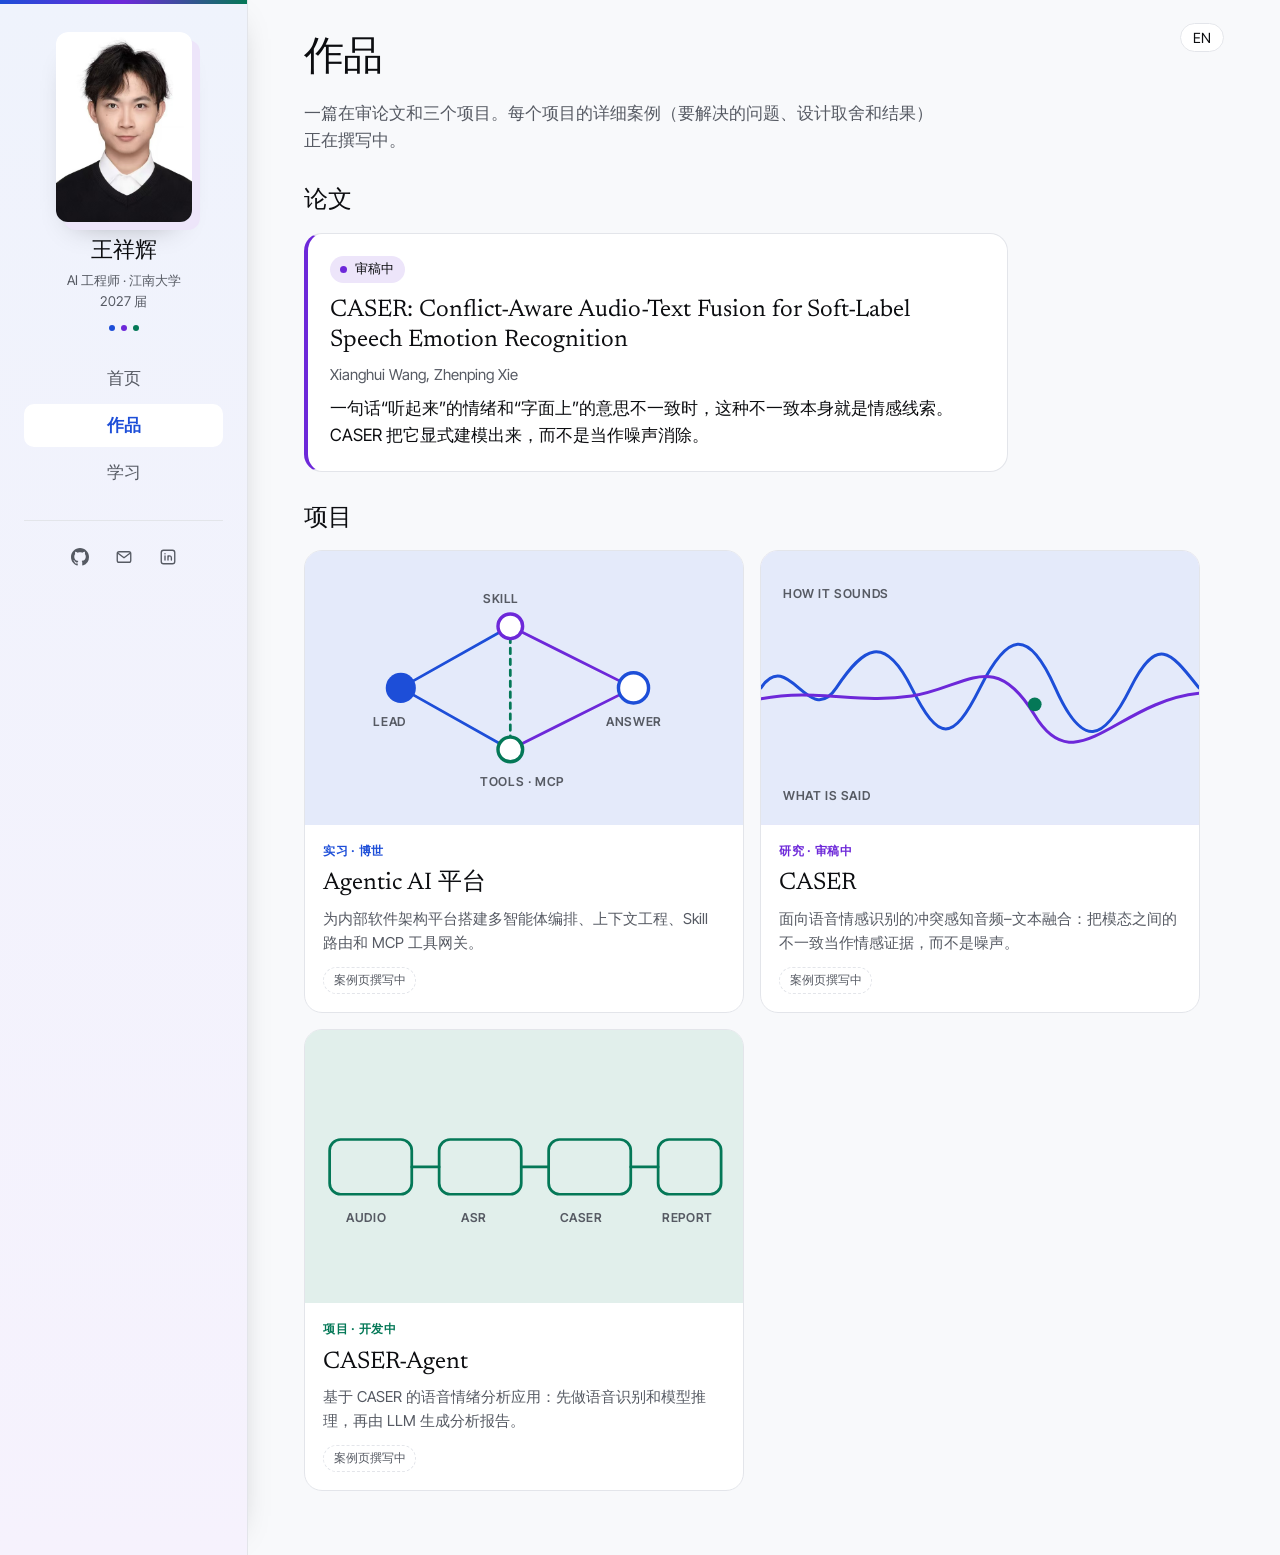
<file: zh/work/index.html>
<!DOCTYPE html><html lang="en" class="MsWWXq_variable NJj3FG_variable"><head><meta charSet="utf-8"/><meta name="viewport" content="width=device-width, initial-scale=1"/><link rel="preload" href="/_next/static/media/inter_tight_latin_wght_normal-s.p.1_fsb17gxmapx.woff2" as="font" crossorigin="" type="font/woff2"/><link rel="preload" href="/_next/static/media/newsreader_latin_wght_normal-s.p.0rbocftmutivq.woff2" as="font" crossorigin="" type="font/woff2"/><link rel="preload" as="image" href="/_next/static/media/portrait.1y5gtfrmp4_jw.jpg"/><link rel="stylesheet" href="/_next/static/chunks/04-cut30ice8h.css" data-precedence="next"/><link rel="stylesheet" href="/_next/static/chunks/2dbycb2woa4p3.css" data-precedence="next"/><link rel="stylesheet" href="/_next/static/chunks/096d613_6f555.css" data-precedence="next"/><link rel="preload" as="script" fetchPriority="low" href="/_next/static/chunks/03e0bdt_1a_bl.js"/><script src="/_next/static/chunks/21jpksfxwwmzn.js" async=""></script><script src="/_next/static/chunks/0s7mvllxht1mo.js" async=""></script><script src="/_next/static/chunks/turbopack-3-ry682tkyiqk.js" async=""></script><script src="/_next/static/chunks/0umf92h1sb77c.js" async=""></script><script src="/_next/static/chunks/41eymsdq2u96l.js" async=""></script><meta name="theme-color" content="#f8f9fb" media="(prefers-color-scheme: light)"/><meta name="theme-color" content="#0a0b0e" media="(prefers-color-scheme: dark)"/><title>作品 · 王祥辉</title><meta name="description" content="王祥辉，AI 工程师，主攻 LLM 智能体开发，研究方向为多模态情感识别；江南大学软件工程硕士，2027 年毕业。"/><link rel="canonical" href="https://qingyuxingzhe.github.io/zh/work/"/><link rel="alternate" hrefLang="en" href="https://qingyuxingzhe.github.io/work/"/><link rel="alternate" hrefLang="zh-CN" href="https://qingyuxingzhe.github.io/zh/work/"/><meta property="og:title" content="作品 · 王祥辉"/><meta property="og:description" content="王祥辉，AI 工程师，主攻 LLM 智能体开发，研究方向为多模态情感识别；江南大学软件工程硕士，2027 年毕业。"/><meta property="og:url" content="https://qingyuxingzhe.github.io/zh/work/"/><meta property="og:site_name" content="Xianghui Wang"/><meta property="og:locale" content="zh_CN"/><meta property="og:locale:alternate" content="en_US"/><meta property="og:type" content="website"/><meta name="twitter:card" content="summary"/><meta name="twitter:title" content="作品 · 王祥辉"/><meta name="twitter:description" content="王祥辉，AI 工程师，主攻 LLM 智能体开发，研究方向为多模态情感识别；江南大学软件工程硕士，2027 年毕业。"/><link rel="icon" href="/favicon.ico?favicon.117ezoe8m31dk.ico" sizes="48x48" type="image/x-icon"/><meta name="next-size-adjust" content=""/><script>try{if(/^\/(?:zh\/?)?(?:index\.html)?$/.test(location.pathname)&&!sessionStorage.getItem('intro-seen')&&!matchMedia('(prefers-reduced-motion: reduce)').matches)document.documentElement.classList.add('intro-on')}catch(e){}</script><script src="/_next/static/chunks/0cz1d0mv5g_q7.js" noModule=""></script></head><body><div hidden=""><!--$--><!--/$--></div><div lang="zh-CN"><a href="#main" class="skip-link">跳到正文</a><div class="Asfdza_shell"><aside class="Asfdza_side"><div class="Asfdza_sideIn"><a class="Asfdza_id" data-intro-target="true" href="/zh/"><span class="Asfdza_photo" data-photo="true"><img alt="王祥辉的证件照" width="410" height="574" decoding="async" data-nimg="1" style="color:transparent" src="/_next/static/media/portrait.1y5gtfrmp4_jw.jpg"/></span><span><span class="Asfdza_name">王祥辉</span><span class="Asfdza_role">AI 工程师 · 江南大学<br/>2027 届</span><span class="Asfdza_dots" aria-hidden="true"><i></i><i></i><i></i></span></span></a><nav aria-label="主导航"><ul class="Asfdza_menu"><li><a href="/zh/">首页</a></li><li><a aria-current="page" href="/zh/work/">作品</a></li><li><a href="/zh/learning/">学习</a></li></ul></nav><ul class="Asfdza_contact" aria-label="联系方式"><li><a href="https://github.com/Qingyuxingzhe" aria-label="GitHub" title="GitHub" rel="me"><svg width="18" height="18" aria-hidden="true" focusable="false" viewBox="0 0 16 16" fill="currentColor"><path d="M8 0C3.58 0 0 3.58 0 8c0 3.54 2.29 6.53 5.47 7.59.4.07.55-.17.55-.38 0-.19-.01-.82-.01-1.49-2.01.37-2.53-.49-2.69-.94-.09-.23-.48-.94-.82-1.13-.28-.15-.68-.52-.01-.53.63-.01 1.08.58 1.23.82.72 1.21 1.87.87 2.33.66.07-.52.28-.87.51-1.07-1.78-.2-3.64-.89-3.64-3.95 0-.87.31-1.59.82-2.15-.08-.2-.36-1.02.08-2.12 0 0 .67-.21 2.2.82.64-.18 1.32-.27 2-.27.68 0 1.36.09 2 .27 1.53-1.04 2.2-.82 2.2-.82.44 1.1.16 1.92.08 2.12.51.56.82 1.27.82 2.15 0 3.07-1.87 3.75-3.65 3.95.29.25.54.73.54 1.48 0 1.07-.01 1.93-.01 2.2 0 .21.15.46.55.38A8.01 8.01 0 0 0 16 8c0-4.42-3.58-8-8-8z"></path></svg></a></li><li><button type="button" class="Asfdza_copy" aria-label="邮箱 1598369548@qq.com，点击复制" data-copy-email="true"><svg width="18" height="18" aria-hidden="true" focusable="false" viewBox="0 0 24 24" fill="none" stroke="currentColor" stroke-width="1.8" stroke-linecap="round" stroke-linejoin="round"><rect x="3" y="5" width="18" height="14" rx="2.5"></rect><path d="m4 7 8 6 8-6"></path></svg><span class="Asfdza_tip" aria-hidden="true">1598369548@qq.com</span><span class="sr-only" role="status"></span></button></li><li><a href="https://www.linkedin.com/in/%E7%A5%A5%E8%BE%89-%E7%8E%8B-2358bb412/" aria-label="LinkedIn" title="LinkedIn" rel="me"><svg width="18" height="18" aria-hidden="true" focusable="false" viewBox="0 0 24 24" fill="none" stroke="currentColor" stroke-width="1.8" stroke-linecap="round" stroke-linejoin="round"><rect x="3" y="3" width="18" height="18" rx="3"></rect><path d="M8 10.5V16M8 7.6v.1M12 16v-5.5M12 13c0-1.5 1-2.5 2.3-2.5S16.5 11.3 16.5 13v3"></path></svg></a></li></ul></div></aside><div class="Asfdza_content"><div class="Asfdza_topbar"><a class="Asfdza_lang" aria-label="Read this page in English" hrefLang="en" data-lang-switch="true" href="/work/">EN</a></div><main id="main"><section class="y8IlVa_page" aria-labelledby="page-title"><h1 id="page-title" class="y8IlVa_title">作品</h1><p class="y8IlVa_intro">一篇在审论文和三个项目。每个项目的详细案例（要解决的问题、设计取舍和结果）正在撰写中。</p><h2 class="y8IlVa_h2">论文</h2><article class="y8IlVa_paper"><span class="y8IlVa_pill">审稿中</span><h3 class="y8IlVa_paperTitle" lang="en">CASER: Conflict-Aware Audio-Text Fusion for Soft-Label Speech Emotion Recognition</h3><p class="y8IlVa_authors" lang="en">Xianghui Wang, Zhenping Xie</p><p>一句话“听起来”的情绪和“字面上”的意思不一致时，这种不一致本身就是情感线索。CASER 把它显式建模出来，而不是当作噪声消除。</p></article><h2 class="y8IlVa_h2">项目</h2><ul class="y8IlVa_cards"><li class="y8IlVa_card y8IlVa_c1"><div class="y8IlVa_thumb"><svg viewBox="0 0 320 200" preserveAspectRatio="xMidYMid slice" aria-hidden="true"><rect width="320" height="200" fill="var(--tint1)"></rect><g fill="none" stroke-width="2" stroke-linecap="round"><path stroke="var(--c1)" d="M70 100 L150 55 M70 100 L150 145"></path><path stroke="var(--c2)" d="M150 55 L240 100 M150 145 L240 100"></path><path stroke="var(--c3)" stroke-dasharray="4 4" d="M150 55 L150 145"></path></g><circle cx="70" cy="100" r="11" fill="var(--c1)"></circle><circle cx="150" cy="55" r="9" fill="var(--surface)" stroke="var(--c2)" stroke-width="2.5"></circle><circle cx="150" cy="145" r="9" fill="var(--surface)" stroke="var(--c3)" stroke-width="2.5"></circle><circle cx="240" cy="100" r="11" fill="var(--surface)" stroke="var(--c1)" stroke-width="2.5"></circle><text class="ApdiJa_lbl" x="50" y="128">LEAD</text><text class="ApdiJa_lbl" x="130" y="38">SKILL</text><text class="ApdiJa_lbl" x="128" y="172">TOOLS · MCP</text><text class="ApdiJa_lbl" x="220" y="128">ANSWER</text></svg></div><div class="y8IlVa_body"><span class="y8IlVa_tag">实习 · 博世</span><h3 class="y8IlVa_cardTitle">Agentic AI 平台</h3><p>为内部软件架构平台搭建多智能体编排、上下文工程、Skill 路由和 MCP 工具网关。</p><span class="y8IlVa_soon">案例页撰写中</span></div></li><li class="y8IlVa_card y8IlVa_c2"><div class="y8IlVa_thumb"><svg viewBox="0 0 320 200" preserveAspectRatio="xMidYMid slice" aria-hidden="true"><rect width="320" height="200" fill="var(--tint1)"></rect><path fill="none" stroke="var(--c1)" stroke-width="2.2" stroke-linecap="round" d="M0 100 C20 70 35 130 55 100 S90 60 110 100 140 140 160 100 195 55 215 100 250 140 270 100 300 75 320 100"></path><path fill="none" stroke="var(--c2)" stroke-width="2.2" stroke-linecap="round" d="M0 108 C40 100 70 112 110 106 S170 70 200 120 260 110 320 104"></path><circle cx="200" cy="112" r="5" fill="var(--c3)"></circle><text class="ApdiJa_lbl" x="16" y="34">HOW IT SOUNDS</text><text class="ApdiJa_lbl" x="16" y="182">WHAT IS SAID</text></svg></div><div class="y8IlVa_body"><span class="y8IlVa_tag">研究 · 审稿中</span><h3 class="y8IlVa_cardTitle">CASER</h3><p>面向语音情感识别的冲突感知音频–文本融合：把模态之间的不一致当作情感证据，而不是噪声。</p><span class="y8IlVa_soon">案例页撰写中</span></div></li><li class="y8IlVa_card y8IlVa_c3"><div class="y8IlVa_thumb"><svg viewBox="0 0 320 200" preserveAspectRatio="xMidYMid slice" aria-hidden="true"><rect width="320" height="200" fill="var(--tint3)"></rect><g fill="none" stroke="var(--c3)" stroke-width="2" stroke-linecap="round" stroke-linejoin="round"><rect x="18" y="80" width="60" height="40" rx="8"></rect><rect x="98" y="80" width="60" height="40" rx="8"></rect><rect x="178" y="80" width="60" height="40" rx="8"></rect><rect x="258" y="80" width="46" height="40" rx="8"></rect><path d="M78 100h20M158 100h20M238 100h20"></path></g><text class="ApdiJa_lbl" x="30" y="140">AUDIO</text><text class="ApdiJa_lbl" x="114" y="140">ASR</text><text class="ApdiJa_lbl" x="186" y="140">CASER</text><text class="ApdiJa_lbl" x="261" y="140">REPORT</text></svg></div><div class="y8IlVa_body"><span class="y8IlVa_tag">项目 · 开发中</span><h3 class="y8IlVa_cardTitle">CASER-Agent</h3><p>基于 CASER 的语音情绪分析应用：先做语音识别和模型推理，再由 LLM 生成分析报告。</p><span class="y8IlVa_soon">案例页撰写中</span></div></li></ul></section><!--$--><!--/$--></main></div></div></div><script id="_R_">(globalThis["TURBOPACK"] || (globalThis["TURBOPACK"] = [])).push({"otherChunks":["static/chunks/03e0bdt_1a_bl.js","static/chunks/21jpksfxwwmzn.js","static/chunks/0s7mvllxht1mo.js"],"runtimeModuleIds":[94553]});</script><script src="/_next/static/chunks/03e0bdt_1a_bl.js" async=""></script><script>(self.__next_f=self.__next_f||[]).push([0])</script><script>self.__next_f.push([1,"1:\"$Sreact.fragment\"\n2:\"/_next/static/chunks/0umf92h1sb77c.js\"\n3:I[39756,[\"$2\"],\"default\"]\n4:I[37457,[\"$2\"],\"default\"]\n5:\"/_next/static/chunks/41eymsdq2u96l.js\"\n6:I[22016,[\"$2\",\"$5\"],\"\"]\n7:I[5500,[\"$2\",\"$5\"],\"Image\"]\n8:I[42724,[\"$2\",\"$5\"],\"Nav\"]\n9:I[52020,[\"$2\",\"$5\"],\"CopyEmail\"]\n15:I[68027,[\"$2\"],\"default\",1]\n:HL[\"/_next/static/chunks/04-cut30ice8h.css\",\"style\"]\n:HL[\"/_next/static/chunks/2dbycb2woa4p3.css\",\"style\"]\n:HL[\"/_next/static/media/inter_tight_latin_wght_normal-s.p.1_fsb17gxmapx.woff2\",\"font\",{\"crossOrigin\":\"\",\"type\":\"font/woff2\"}]\n:HL[\"/_next/static/media/newsreader_latin_wght_normal-s.p.0rbocftmutivq.woff2\",\"font\",{\"crossOrigin\":\"\",\"type\":\"font/woff2\"}]\n:HL[\"/_next/static/chunks/096d613_6f555.css\",\"style\"]\n11:X\n12:[[\"children\",{\"s\":\"__PAGE__\",\"h\":512,\"d\":{\"r\":\"$L13\",\"p\":false,\"v\":null}}]]\nf:[[\"children\",{\"s\":\"work\",\"h\":512,\"d\":{\"r\":\"$L10\",\"p\":false,\"v\":\"$11\"},\"c\":\"$Q12\"}]]\nd:[[\"children\",{\"s\":\"zh\",\"h\":512,\"d\":{\"r\":\"$Le\",\"p\":false,\"v\":null},\"c\":\"$Qf\"}]]\n0:{\"P\":null,\"c\":[\"\",\"zh\",\"work\",\"\"],\"q\":\"\",\"i\":false,\"t\":{\"t\":{\"s\":\"\",\"h\":528,\"d\":{\"r\":[\"$\",\"$1\",\"c\",{\"children\":[[[\"$\",\"link\",\"0\",{\"rel\":\"stylesheet\",\"href\":\"/_next/static/chunks/04-cut30ice8h.css\",\"precedence\":\"next\",\"crossOrigin\":\"$undefined\",\"nonce\":\"$undefined\"}],[\"$\",\"script\",\"script-0\",{\"src\":\"/_next/static/chunks/0umf92h1sb77c.js\",\"async\":true,\"nonce\":\"$undefined\"}]],[\"$\",\"html\",null,{\"lang\":\"en\",\"className\":\"MsWWXq_variable NJj3FG_variable\",\"suppressHydrationWarning\":true,\"children\":[[\"$\",\"head\",null,{\"children\":[\"$\",\"script\",null,{\"dangerouslySetInnerHTML\":{\"__html\":\"try{if(/^\\\\/(?:zh\\\\/?)?(?:index\\\\.html)?$/.test(location.pathname)\u0026\u0026!sessionStorage.getItem('intro-seen')\u0026\u0026!matchMedia('(prefers-reduced-motion: reduce)').matches)document.documentElement.classList.add('intro-on')}catch(e){}\"}}]}],[\"$\",\"body\",null,{\"children\":[\"$\",\"$L3\",null,{\"parallelRouterKey\":\"children\",\"error\":\"$undefined\",\"errorStyles\":\"$undefined\",\"errorScripts\":\"$undefined\",\"template\":[\"$\",\"$L4\",null,{}],\"templateStyles\":\"$undefined\",\"templateScripts\":\"$undefined\",\"notFound\":[[[\"$\",\"a\",null,{\"href\":\"#main\",\"className\":\"skip-link\",\"children\":\"Skip to content\"}],[\"$\",\"div\",null,{\"className\":\"Asfdza_shell\",\"children\":[[\"$\",\"aside\",null,{\"className\":\"Asfdza_side\",\"children\":[\"$\",\"div\",null,{\"className\":\"Asfdza_sideIn\",\"children\":[[\"$\",\"$L6\",null,{\"href\":\"/\",\"className\":\"Asfdza_id\",\"data-intro-target\":true,\"children\":[[\"$\",\"span\",null,{\"className\":\"Asfdza_photo\",\"data-photo\":true,\"children\":[\"$\",\"$L7\",null,{\"src\":{\"src\":\"/_next/static/media/portrait.1y5gtfrmp4_jw.jpg\",\"width\":410,\"height\":574,\"blurWidth\":6,\"blurHeight\":8,\"blurDataURL\":\"[data-uri]\"},\"alt\":\"Portrait of Xianghui Wang\",\"sizes\":\"136px\",\"priority\":true}]}],[\"$\",\"span\",null,{\"children\":[[\"$\",\"span\",null,{\"className\":\"Asfdza_name\",\"children\":\"Xianghui Wang\"}],[\"$\",\"span\",null,{\"className\":\"Asfdza_role\",\"children\":[\"AI engineer · Jiangnan University\",[\"$\",\"br\",null,{}],\"Class of 2027\"]}],[\"$\",\"span\",null,{\"className\":\"Asfdza_dots\",\"aria-hidden\":\"true\",\"children\":[[\"$\",\"i\",null,{}],[\"$\",\"i\",null,{}],[\"$\",\"i\",null,{}]]}]]}]]}],[\"$\",\"$L8\",null,{\"locale\":\"en\"}],[\"$\",\"ul\",null,{\"className\":\"Asfdza_contact\",\"aria-label\":\"Contact\",\"children\":[[\"$\",\"li\",null,{\"children\":[\"$\",\"a\",null,{\"href\":\"https://github.com/Qingyuxingzhe\",\"aria-label\":\"GitHub\",\"title\":\"GitHub\",\"rel\":\"me\",\"children\":[\"$\",\"svg\",null,{\"width\":18,\"height\":18,\"aria-hidden\":true,\"focusable\":false,\"viewBox\":\"0 0 16 16\",\"fill\":\"currentColor\",\"children\":[\"$\",\"path\",null,{\"d\":\"M8 0C3.58 0 0 3.58 0 8c0 3.54 2.29 6.53 5.47 7.59.4.07.55-.17.55-.38 0-.19-.01-.82-.01-1.49-2.01.37-2.53-.49-2.69-.94-.09-.23-.48-.94-.82-1.13-.28-.15-.68-.52-.01-.53.63-.01 1.08.58 1.23.82.72 1.21 1.87.87 2.33.66.07-.52.28-.87.51-1.07-1.78-.2-3.64-.89-3.64-3.95 0-.87.31-1.59.82-2.15-.08-.2-.36-1.02.08-2.12 0 0 .67-.21 2.2.82.64-.18 1.32-.27 2-.27.68 0 1.36.09 2 .27 1.53-1.04 2.2-.82 2.2-.82.44 1.1.16 1.92.08 2.12.51.56.82 1.27.82 2.15 0 3.07-1.87 3.75-3.65 3.95.29.25.54.73.54 1.48 0 1.07-.01 1.93-.01 2.2 0 .21.15.46.55.38A8.01 8.01 0 0 0 16 8c0-4.42-3.58-8-8-8z\"}]}]}]}],[\"$\",\"li\",null,{\"children\":[\"$\",\"$L9\",null,{\"locale\":\"en\",\"email\":\"1598369548@qq.com\"}]}],[\"$\",\"li\",null,{\"children\":[\"$\",\"a\",null,{\"href\":\"https://www.linkedin.com/in/%E7%A5%A5%E8%BE%89-%E7%8E%8B-2358bb412/\",\"aria-label\":\"LinkedIn\",\"title\":\"LinkedIn\",\"rel\":\"me\",\"children\":\"$La\"}]}]]}]]}]}],\"$Lb\"]}]],[\"$Lc\"]],\"forbidden\":\"$undefined\",\"unauthorized\":\"$undefined\"}]}]]}]]}],\"p\":false,\"v\":null},\"c\":\"$Qd\"},\"h\":{\"r\":\"$L14\",\"p\":false,\"v\":null}},\"m\":\"$undefined\",\"G\":[\"$15\",[\"$L16\"]],\"S\":true,\"r\":\"$undefined\",\"s\":\"$undefined\",\"a\":\"$undefined\",\"l\":\"$undefined\",\"p\":\"$undefined\",\"d\":\"$undefined\",\"b\":\"5Hc9O3WoN5vrsrFwY48yL\"}\n17:I[41885,[\"$2\",\"$5\"],\"LangSwitch\"]\n1d:\"ViewportBoundary\"\n1e:I[97367,[\"$2\"],\"$1d\"]\n20:\"MetadataBoundary\"\n21:I[97367,[\"$2\"],\"$20\"]\n22:\"$Sreact.suspense\"\na:[\"$\",\"svg\",null,{\"width\":18,\"height\":18,\"aria-hidden\":true,\"focusable\":false,\"viewBox\":\"0 0 24 24\",\"fill\":\"none\",\"stroke\":\"currentColor\",\"strokeWidth\":\"1.8\",\"strokeLinecap\":\"round\",\"strokeLinejoin\":\"round\",\"children\":[[\"$\",\"rect\",null,{\"x\":\"3\",\"y\":\"3\",\"width\":\"18\",\"height\":\"18\",\"rx\":\"3\"}],[\"$\",\"path\",null,{\"d\":\"M8 10.5V16M8 7.6v.1M12 16v-5.5M12 13c0-1.5 1-2.5 2.3-2.5S16.5 11.3 16.5 13v3\"}]]}]\nb:[\"$\",\"div\",null,{\"className\":\"Asfdza_content\",\"children\":[[\"$\",\"div\",null,{\"className\":\"Asfdza_topbar\",\"children\":[\"$\",\"$L17\",null,{\"locale\":\"en\",\"home\":true}]}],[\"$\",\"main\",null,{\"id\":\"main\",\"children\":[\"$\",\"section\",null,{\"style\":{\"padding\":\"3rem 0\"},\"children\":[[\"$\",\"h1\",null,{\"children\":\"Page not found\"}],[\"$\",\"p\",null,{\"children\":\"The page you’re looking for doesn’t exist or has moved.\"}],[\"$\",\"p\",null,{\"children\":[\"$\",\"$L6\",null,{\"href\":\"/\",\"children\":\"Back to home\"}]}],[\"$\",\"div\",null,{\"lang\":\"zh-CN\",\"children\":[[\"$\",\"h2\",null,{\"children\":\"页面不存在\"}],[\"$\",\"p\",null,{\"children\":\"你要找的页面不存在，或者已经移动。\"}],[\"$\",\"p\",null,{\"children\":[\"$\",\"$L6\",null,{\"href\":\"/zh/\",\"children\":\"返回中文首页\"}]}]]}]]}]}]]}]\nc:[\"$\",\"link\",\"0\",{\"rel\":\"stylesheet\",\"href\":\"/_next/static/chunks/2dbycb2woa4p3.css\",\"precedence\":\"next\",\"crossOrigin\":\"$undefined\",\"nonce\":\"$undefined\"}]\ne:[\"$\",\"$1\",\"c\",{\"children\":[[[\"$\",\"link\",\"0\",{\"rel\":\"stylesheet\",\"href\":\"/_next/static/chunks/2dbycb2woa4p3.css\",\"precedence\":\"next\",\"crossOrigin\":\"$undefined\",\"nonce\":\"$undefined\"}],[\"$\",\"script\",\"script-0\",{\"src\":\"/_next/static/chunks/41eymsdq2u96l.js\",\"async\":true,\"nonce\":\"$undefined\"}]],[\"$\",\"div\",null,{\"lang\":\"zh-CN\",\"children\":[[\"$\",\"a\",null,{\"href\":\"#main\",\"className\":\"skip-link\",\"children\":\"跳到正文\"}],[\"$\",\"div\",null,{\"className\":\"Asfdza_shell\",\"children\":[[\"$\",\"aside\",null,{\"className\":\"Asfdza_side\",\"children\":[\"$\",\"div\",null,{\"className\":\"Asfdza_sideIn\",\"children\":[[\"$\",\"$L6\",null,{\"href\":\"/zh/\",\"className\":\"Asfdza_id\",\"data-intro-target\":true,\"children\":[[\"$\",\"span\",null,{\"className\":\"Asfdza_photo\",\"data-photo\":true,\"children\":[\"$\",\"$L7\",null,{\"src\":\"$0:t:t:d:r:props:children:1:props:children:1:props:children:props:notFound:0:1:props:children:0:props:children:props:children:0:props:children:0:props:children:props:src\",\"alt\":\"王祥辉的证件照\",\"sizes\":\"136px\",\"priority\":true}]}],[\"$\",\"span\",null,{\"children\":[[\"$\",\"span\",null,{\"className\":\"Asfdza_name\",\"children\":\"王祥辉\"}],[\"$\",\"span\",null,{\"className\":\"Asfdza_role\",\"children\":[\"AI 工程师 · 江南大学\",[\"$\",\"br\",null,{}],\"2027 届\"]}],[\"$\",\"span\",null,{\"className\":\"Asfdza_dots\",\"aria-hidden\":\"true\",\"children\":[[\"$\",\"i\",null,{}],[\"$\",\"i\",null,{}],[\"$\",\"i\",null,{}]]}]]}]]}],[\"$\",\"$L8\",null,{\"locale\":\"zh\"}],[\"$\",\"ul\",null,{\"className\":\"Asfdza_contact\",\"aria-label\":\"联系方式\",\"children\":[[\"$\",\"li\",null,{\"children\":[\"$\",\"a\",null,{\"href\":\"https://github.com/Qingyuxingzhe\",\"aria-label\":\"GitHub\",\"title\":\"GitHub\",\"rel\":\"me\",\"children\":[\"$\",\"svg\",null,{\"width\":18,\"height\":18,\"aria-hidden\":true,\"focusable\":false,\"viewBox\":\"0 0 16 16\",\"fill\":\"currentColor\",\"children\":[\"$\",\"path\",null,{\"d\":\"M8 0C3.58 0 0 3.58 0 8c0 3.54 2.29 6.53 5.47 7.59.4.07.55-.17.55-.38 0-.19-.01-.82-.01-1.49-2.01.37-2.53-.49-2.69-.94-.09-.23-.48-.94-.82-1.13-.28-.15-.68-.52-.01-.53.63-.01 1.08.58 1.23.82.72 1.21 1.87.87 2.33.66.07-.52.28-.87.51-1.07-1.78-.2-3.64-.89-3.64-3.95 0-.87.31-1.59.82-2.15-.08-.2-.36-1.02.08-2.12 0 0 .67-.21 2.2.82.64-.18 1.32-.27 2-.27.68 0 1.36.09 2 .27 1.53-1.04 2.2-.82 2.2-.82.44 1.1.16 1.92.08 2.12.51.56.82 1.27.82 2.15 0 3.07-1.87 3.75-3.65 3.95.29.25.54.73.54 1.48 0 1.07-.01 1.93-.01 2.2 0 .21.15.46.55.38A8.01 8.01 0 0 0 16 8c0-4.42-3.58-8-8-8z\"}]}]}]}],[\"$\",\"li\",null,{\"children\":[\"$\",\"$L9\",null,{\"locale\":\"zh\",\"email\":\"1598369548@qq.com\"}]}],[\"$\",\"li\",null,{\"children\":[\"$\",\"a\",null,{\"href\":\"https://www.linkedin.com/in/%E7%A5%A5%E8%BE%89-%E7%8E%8B-2358bb412/\",\"aria-label\":\"LinkedIn\",\"title\":\"LinkedIn\",\"rel\":\"me\",\"children\":[\"$\",\"svg\",null,{\"width\":18,\"height\":18,\"aria-hidden\":true,\"focusable\":false,\"viewBox\":\"0 0 24 24\",\"fill\":\"none\",\"stroke\":\"currentColor\",\"strokeWidth\":\"1.8\",\"strokeLinecap\":\"round\",\"strokeLinejoin\":\"round\",\"children\":[[\"$\",\"rect\",null,{\"x\":\"3\",\"y\":\"3\",\"width\":\"18\",\"height\":\"18\",\"rx\":\"3\"}],[\"$\",\"path\",null,{\"d\":\"M8 10.5V16M8 7.6v.1M12 16v-5.5M12 13c0-1.5 1-2.5 2.3-2.5S16.5 11.3 16.5 13v3\"}]]}]}]}]]}]]}]}],[\"$\",\"div\",null,{\"className\":\"Asfdza_content\",\"children\":[[\"$\",\"div\",null,{\"className\":\"Asfdza_topbar\",\"children\":[\"$\",\"$L17\",null,{\"locale\":\"zh\",\"home\":false}]}],[\"$\",\"main\",null,{\"id\":\"main\",\"children\":[\"$\",\"$L3\",null,{\"parallelRouterKey\":\"children\",\"error\":\"$undefined\",\"errorStyles\":\"$undefined\",\"errorScripts\":\"$undefined\",\"template\":[\"$\",\"$L4\",null,{}],\"templateStyles\":\"$undefined\",\"templateScripts\":\"$undefined\",\"notFound\":\"$undefined\",\"forbidden\":\"$undefined\",\"unauthorized\":\"$undefined\"}]}]]}]]}]]}]]}]\n10:[\"$\",\"$1\",\"c\",{\"children\":[null,[\"$\",\"$L3\",null,{\"parallelRouterKey\":\"children\",\"error\":\"$undefined\",\"errorStyles\":\"$undefined\",\"errorScripts\":\"$undefined\",\"template\":[\"$\",\"$L4\",null,{}],\"templateStyles\":\"$undefined\",\"templateScripts\":\"$undefined\",\"notFound\":\"$undefined\",\"forbidden\":\"$undefined\",\"unauthorized\":\"$undefined\"}]]}]\n13:[\"$\",\"$1\",\"c\",{\"children\":[[\"$\",\"section\",null,{\"className\":\"y8IlVa_page\",\"aria-labelledby\":\"page-title\",\"children\":[[\"$\",\"h1\",null,{\"id\":\"page-title\",\"className\":\"y8IlVa_title\",\"children\":\"作品\"}],[\"$\",\"p\",null,{\"className\":\"y8IlVa_intro\",\"children\":\"一篇在审论文和三个项目。每个项目的详细案例（要解决的问题、设计取舍和结果）正在撰写中。\"}],[\"$\",\"h2\",null,{\"className\":\"y8IlVa_h2\",\"children\":\"论文\"}],[\"$\",\"article\",null,{\"className\":\"y8IlVa_paper\",\"children\":[[\"$\",\"span\",null,{\"className\":\"y8IlVa_pill\",\"children\":\"审稿中\"}],[\"$\",\"h3\",null,{\"className\":\"y8IlVa_paperTitle\",\"lang\":\"en\",\"children\":\"CASER: Conflict-Aware Audio-Text Fusion for Soft-Label Speech Emotion Recognition\"}],[\"$\",\"p\",null,{\"className\":\"y8IlVa_authors\",\"lang\":\"en\",\"children\":\"Xianghui Wang, Zhenping Xie\"}],[\"$\",\"p\",null,{\"children\":\"一句话“听起来”的情绪和“字面上”的意思不一致时，这种不一致本身就是情感线索。CASER 把它显式建模出来，而不是当作噪声消除。\"}]]}],[\"$\",\"h2\",null,{\"className\":\"y8IlVa_h2\",\"children\":\"项目\"}],[\"$\",\"ul\",null,{\"className\":\"y8IlVa_cards\",\"children\":[[\"$\",\"li\",\"Agentic AI 平台\",{\"className\":\"y8IlVa_card y8IlVa_c1\",\"children\":[[\"$\",\"div\",null,{\"className\":\"y8IlVa_thumb\",\"children\":[\"$\",\"svg\",null,{\"viewBox\":\"0 0 320 200\",\"preserveAspectRatio\":\"xMidYMid slice\",\"aria-hidden\":\"true\",\"children\":[[\"$\",\"rect\",null,{\"width\":\"320\",\"height\":\"200\",\"fill\":\"var(--tint1)\"}],[\"$\",\"g\",null,{\"fill\":\"none\",\"strokeWidth\":\"2\",\"strokeLinecap\":\"round\",\"children\":[[\"$\",\"path\",null,{\"stroke\":\"var(--c1)\",\"d\":\"M70 100 L150 55 M70 100 L150 145\"}],[\"$\",\"path\",null,{\"stroke\":\"var(--c2)\",\"d\":\"M150 55 L240 100 M150 145 L240 100\"}],[\"$\",\"path\",null,{\"stroke\":\"var(--c3)\",\"strokeDasharray\":\"4 4\",\"d\":\"M150 55 L150 145\"}]]}],[\"$\",\"circle\",null,{\"cx\":\"70\",\"cy\":\"100\",\"r\":\"11\",\"fill\":\"var(--c1)\"}],[\"$\",\"circle\",null,{\"cx\":\"150\",\"cy\":\"55\",\"r\":\"9\",\"fill\":\"var(--surface)\",\"stroke\":\"var(--c2)\",\"strokeWidth\":\"2.5\"}],[\"$\",\"circle\",null,{\"cx\":\"150\",\"cy\":\"145\",\"r\":\"9\",\"fill\":\"var(--surface)\",\"stroke\":\"var(--c3)\",\"strokeWidth\":\"2.5\"}],[\"$\",\"circle\",null,{\"cx\":\"240\",\"cy\":\"100\",\"r\":\"11\",\"fill\":\"var(--surface)\",\"stroke\":\"var(--c1)\",\"strokeWidth\":\"2.5\"}],[\"$\",\"text\",null,{\"className\":\"ApdiJa_lbl\",\"x\":\"50\",\"y\":\"128\",\"children\":\"LEAD\"}],[\"$\",\"text\",null,{\"className\":\"ApdiJa_lbl\",\"x\":\"130\",\"y\":\"38\",\"children\":\"SKILL\"}],[\"$\",\"text\",null,{\"className\":\"ApdiJa_lbl\",\"x\":\"128\",\"y\":\"172\",\"children\":\"TOOLS · MCP\"}],[\"$\",\"text\",null,{\"className\":\"ApdiJa_lbl\",\"x\":\"220\",\"y\":\"128\",\"children\":\"ANSWER\"}]]}]}],[\"$\",\"div\",null,{\"className\":\"y8IlVa_body\",\"children\":[[\"$\",\"span\",null,{\"className\":\"y8IlVa_tag\",\"children\":\"实习 · 博世\"}],[\"$\",\"h3\",null,{\"className\":\"y8IlVa_cardTitle\",\"children\":\"Agentic AI 平台\"}],[\"$\",\"p\",null,{\"children\":\"为内部软件架构平台搭建多智能体编排、上下文工程、Skill 路由和 MCP 工具网关。\"}],[\"$\",\"span\",null,{\"className\":\"y8IlVa_soon\",\"children\":\"案例页撰写中\"}]]}]]}],[\"$\",\"li\",\"CASER\",{\"className\":\"y8IlVa_card y8IlVa_c2\",\"children\":[[\"$\",\"div\",null,{\"className\":\"y8IlVa_thumb\",\"children\":[\"$\",\"svg\",null,{\"viewBox\":\"0 0 320 200\",\"preserveAspectRatio\":\"xMidYMid slice\",\"aria-hidden\":\"true\",\"children\":[[\"$\",\"rect\",null,{\"width\":\"320\",\"height\":\"200\",\"fill\":\"var(--tint1)\"}],[\"$\",\"path\",null,{\"fill\":\"none\",\"stroke\":\"var(--c1)\",\"strokeWidth\":\"2.2\",\"strokeLinecap\":\"round\",\"d\":\"M0 100 C20 70 35 130 55 100 S90 60 110 100 140 140 160 100 195 55 215 100 250 140 270 100 300 75 320 100\"}],[\"$\",\"path\",null,{\"fill\":\"none\",\"stroke\":\"var(--c2)\",\"strokeWidth\":\"2.2\",\"strokeLinecap\":\"round\",\"d\":\"M0 108 C40 100 70 112 110 106 S170 70 200 120 260 110 320 104\"}],[\"$\",\"circle\",null,{\"cx\":\"200\",\"cy\":\"112\",\"r\":\"5\",\"fill\":\"var(--c3)\"}],[\"$\",\"text\",null,{\"className\":\"ApdiJa_lbl\",\"x\":\"16\",\"y\":\"34\",\"children\":\"HOW IT SOUNDS\"}],[\"$\",\"text\",null,{\"className\":\"ApdiJa_lbl\",\"x\":\"16\",\"y\":\"182\",\"children\":\"WHAT IS SAID\"}]]}]}],[\"$\",\"div\",null,{\"className\":\"y8IlVa_body\",\"children\":[[\"$\",\"span\",null,{\"className\":\"y8IlVa_tag\",\"children\":\"研究 · 审稿中\"}],[\"$\",\"h3\",null,{\"className\":\"y8IlVa_cardTitle\",\"children\":\"CASER\"}],[\"$\",\"p\",null,{\"children\":\"面向语音情感识别的冲突感知音频–文本融合：把模态之间的不一致当作情感证据，而不是噪声。\"}],[\"$\",\"span\",null,{\"className\":\"y8IlVa_soon\",\"children\":\"案例页撰写中\"}]]}]]}],[\"$\",\"li\",\"CASER-Agent\",{\"className\":\"y8IlVa_card y8IlVa_c3\",\"children\":[[\"$\",\"div\",null,{\"className\":\"y8IlVa_thumb\",\"children\":[\"$\",\"svg\",null,{\"viewBox\":\"0 0 320 200\",\"preserveAspectRatio\":\"xMidYMid slice\",\"aria-hidden\":\"true\",\"children\":[[\"$\",\"rect\",null,{\"width\":\"320\",\"height\":\"200\",\"fill\":\"var(--tint3)\"}],[\"$\",\"g\",null,{\"fill\":\"none\",\"stroke\":\"var(--c3)\",\"strokeWidth\":\"2\",\"strokeLinecap\":\"round\",\"strokeLinejoin\":\"round\",\"children\":[[\"$\",\"rect\",null,{\"x\":\"18\",\"y\":\"80\",\"width\":\"60\",\"height\":\"40\",\"rx\":\"8\"}],[\"$\",\"rect\",null,{\"x\":\"98\",\"y\":\"80\",\"width\":\"60\",\"height\":\"40\",\"rx\":\"8\"}],[\"$\",\"rect\",null,{\"x\":\"178\",\"y\":\"80\",\"width\":\"60\",\"height\":\"40\",\"rx\":\"8\"}],[\"$\",\"rect\",null,{\"x\":\"258\",\"y\":\"80\",\"width\":\"46\",\"height\":\"40\",\"rx\":\"8\"}],[\"$\",\"path\",null,{\"d\":\"M78 100h20M158 100h20M238 100h20\"}]]}],[\"$\",\"text\",null,{\"className\":\"ApdiJa_lbl\",\"x\":\"30\",\"y\":\"140\",\"children\":\"AUDIO\"}],[\"$\",\"text\",null,{\"className\":\"ApdiJa_lbl\",\"x\":\"114\",\"y\":\"140\",\"children\":\"ASR\"}],\"$L18\",\"$L19\"]}]}],\"$L1a\"]}]]}]]}],[\"$L1b\"],\"$L1c\"]}]\n14:[\"$\",\"$1\",\"h\",{\"children\":[null,[\"$\",\"$L1e\",null,{\"children\":\"$L1f\"}],[\"$\",\"$L21\",null,{\"children\":[[\"$\",\"div\",null,{\"hidden\":true,\"children\":[\"$\",\"$22\",null,{\"name\":\"Next.Metadata\",\"children\":\"$L23\"}]}],null]}],[\"$\",\"meta\",null,{\"name\":\"next-size-adjust\",\"content\":\"\"}]]}]\n16:[\"$\",\"link\",\"0\",{\"rel\":\"stylesheet\",\"href\":\"/_next/static/chunks/04-cut30ice8h.css\",\"precedence\":\"next\",\"crossOrigin\":\"$undefined\",\"nonce\":\"$undefined\"}]\n24:I[97367,[\"$2\"],\"OutletBoundary\"]\n11:C\n18:[\"$\",\"text\",null,{\"className\":\"ApdiJa_lbl\",\"x\":\"186\",\"y\":\"140\",\"children\":\"CASER\"}]\n19:[\"$\",\"text\",null,{\"className\":\"ApdiJa_lbl\",\"x\":\"261\",\"y\":\"140\",\"children\":\"REPORT\"}]\n1a:[\"$\",\"div\",null,{\"className\":\"y8IlVa_body\",\"children\":[[\"$\",\"span\",null,{\"className\":\"y8IlVa_tag\",\"children\":\"项目 · 开发中\"}],[\"$\",\"h3\",null,{\"className\":\"y8IlVa_cardTitle\",\"children\":\"CASER-Agent\"}],[\"$\",\"p\",null,{\"children\":\"基于 CASER 的语音情绪分析应用：先做语音识别和模型推理，再由 LLM 生成分析报告。\"}],[\"$\",\"span\",null,{\"className\":\"y8IlVa_soon\",\"children\":\"案例页撰写中\"}]]}]\n1b:[\"$\",\"link\",\"0\",{\"rel\":\"stylesheet\",\"href\":\"/_next/static/chunks/096d613_6f555.css\",\"precedence\":\"next\",\"crossOrigin\":\"$undefined\",\"nonce\":\"$undefined\"}]\n1c:[\"$\",\"$L24\",null,{\"children\":[\"$\",\"$22\",null,{\"name\":\"Next.MetadataOutlet\",\"children\":\"$@25\"}]}]\n1f:[[\"$\",\"meta\",\"0\",{\"charSet\":\"utf-8\"}],[\"$\",\"meta\",\"1\",{\"name\":\"viewport\",\"content\":\"width=device-width, initial-scale=1\"}],[\"$\",\"meta\",\"2\",{\"name\":\"theme-color\",\"content\":\"#f8f9fb\",\"media\":\"(prefers-color-scheme: light)\"}],[\"$\",\"meta\",\"3\",{\"name\":\"theme-color\",\"content\":\"#0a0b0e\",\"media\":\"(prefers-color-scheme: dark)\"}]]\n26:I[27201,[\"$2\"],\"IconMark\"]\n23:[[\"$\",\"title\",\"0\",{\"children\":\"作品 · 王祥辉\"}],[\"$\",\"meta\",\"1\",{\"name\":\"description\",\"content\":\"王祥辉，AI 工程师，主攻 LLM 智能体开发，研究方向为多模态情感识别；江南大学软件工程硕士，2027 年毕业。\"}],[\"$\",\"link\",\"2\",{\"rel\":\"canonical\",\"href\":\"https://qingyuxingzhe.github.io/zh/work/\"}],[\"$\",\"link\",\"3\",{\"rel\":\"alternate\",\"hrefLang\":\"en\",\"href\":\"https://qingyuxingzhe.github.io/work/\"}],[\"$\",\"link\",\"4\",{\"rel\":\"alternate\",\"hrefLang\":\"zh-CN\",\"href\":\"https://qingyuxingzhe.github.io/zh/work/\"}],[\"$\",\"meta\",\"5\",{\"property\":\"og:title\",\"content\":\"作品 · 王祥辉\"}],[\"$\",\"meta\",\"6\",{\"property\":\"og:description\",\"content\":\"王祥辉，AI 工程师，主攻 LLM 智能体开发，研究方向为多模态情感识别；江南大学软件工程硕士，2027 年毕业。\"}],[\"$\",\"meta\",\"7\",{\"property\":\"og:url\",\"content\":\"https://qingyuxingzhe.github.io/zh/work/\"}],[\"$\",\"meta\",\"8\",{\"property\":\"og:site_name\",\"content\":\"Xianghui Wang\"}],[\"$\",\"meta\",\"9\",{\"property\":\"og:locale\",\"content\":\"zh_CN\"}],[\"$\",\"meta\",\"10\",{\"property\":\"og:locale:alternate\",\"content\":\"en_US\"}],[\"$\",\"meta\",\"11\",{\"property\":\"og:type\",\"content\":\"website\"}],[\"$\",\"meta\",\"12\",{\"name\":\"twitter:card\",\"content\":\"summary\"}],[\"$\",\"meta\",\"13\",{\"name\":\"twitter:title\",\"content\":\"作品 · 王祥辉\"}],[\"$\",\"meta\",\"14\",{\"name\":\"twitter:description\",\"content\":\"王祥辉，AI 工程师，主攻 LLM 智能体开发，研究方向为多模态情感识别；江南大学软件工程硕士，2027 年毕业。\"}],[\"$\",\"link\",\"15\",{\"rel\":\"icon\",\"href\":\"/favicon.ico?favicon.117ezoe8m31dk.ico\",\"sizes\":\"48x48\",\"type\":\"image/x-icon\"}],[\"$\",\"$L26\",\"16\",{}]]\n25:null\n"])</script></body></html>
</file>
<file: _next/static/chunks/04-cut30ice8h.css>
@font-face{font-family:newsreader;src:url(../media/newsreader_latin_wght_normal-s.p.0rbocftmutivq.woff2)format("woff2");font-display:swap;font-weight:200 800;font-style:normal}@font-face{font-family:newsreader Fallback;src:local(Times New Roman);ascent-override:70.13%;descent-override:25.29%;line-gap-override:0.0%;size-adjust:104.8%}.MsWWXq_className{font-family:newsreader,newsreader Fallback;font-style:normal}.MsWWXq_variable{--font-newsreader:"newsreader", "newsreader Fallback"}
@font-face{font-family:interTight;src:url(../media/inter_tight_latin_wght_normal-s.p.1_fsb17gxmapx.woff2)format("woff2");font-display:swap;font-weight:100 900;font-style:normal}@font-face{font-family:interTight Fallback;src:local(Arial);ascent-override:99.65%;descent-override:24.81%;line-gap-override:0.0%;size-adjust:97.21%}.NJj3FG_className{font-family:interTight,interTight Fallback;font-style:normal}.NJj3FG_variable{--font-inter-tight:"interTight", "interTight Fallback"}
:root{--lightningcss-light:initial;--lightningcss-dark: ;color-scheme:light dark;--bg:#f8f9fb;--surface:#fff;--fg:#0c0d10;--muted:#565a63;--border:#e3e5ea;--c1:#1d4ed8;--c2:#6d28d9;--c3:#047857;--tint1:#e4eafa;--tint2:#ede5fa;--tint3:#e1efeb;--side:#eff3fc;--side2:#f6f2fd;--on-accent:#fff;--font-heading:var(--font-newsreader), "Noto Serif SC", "Songti SC", "STSong", Georgia, serif;--font-sans:var(--font-inter-tight), system-ui, -apple-system, "Segoe UI", "PingFang SC", "Microsoft YaHei", "Noto Sans SC", Roboto, "Helvetica Neue", Arial, sans-serif;--font-mono:ui-monospace, "SFMono-Regular", Menlo, Consolas, monospace}@media (prefers-color-scheme:dark){:root{--lightningcss-light: ;--lightningcss-dark:initial;--bg:#0a0b0e;--surface:#14161b;--fg:#f1f2f5;--muted:#a2a6b0;--border:#262932;--c1:#93b4ff;--c2:#c4b5fd;--c3:#6ee7b7;--tint1:#2d3649;--tint2:#373648;--tint3:#26403a;--side:#1c212d;--side2:#1d1d28;--on-accent:#0a0b0e}}*,:before,:after{box-sizing:border-box}html{-webkit-text-size-adjust:100%}body{background:var(--bg);color:var(--fg);font-family:var(--font-sans);margin:0;font-size:1.0625rem;line-height:1.6}h1,h2,h3{font-family:var(--font-heading);font-weight:400}a{color:var(--c1);text-underline-offset:.2em}:focus-visible{outline:2px solid var(--c1);outline-offset:3px;border-radius:6px}.skip-link{position:absolute;left:-999px}.skip-link:focus{z-index:100;color:var(--fg);background:var(--bg);padding:.5rem .75rem;top:1rem;left:1rem}@media (prefers-reduced-motion:reduce){*,:before,:after{transition:none!important;animation:none!important}}.sr-only{clip:rect(0, 0, 0, 0);white-space:nowrap;border:0;width:1px;height:1px;margin:-1px;padding:0;position:absolute;overflow:hidden}[data-intro]{display:none}html.intro-on [data-intro]{display:grid}html.intro-on [data-intro-target] [data-photo]{visibility:hidden}
</file>
<file: _next/static/chunks/2dbycb2woa4p3.css>
.Asfdza_shell{min-height:100vh}@media (min-width:820px){.Asfdza_shell{grid-template-columns:248px 1fr;display:grid}}.Asfdza_side{background:linear-gradient(180deg, var(--side) 0%, var(--side2) 100%);border-bottom:1px solid var(--border);padding:1.125rem 1.25rem;position:relative}.Asfdza_side:before{content:"";background:linear-gradient(90deg, var(--c1), var(--c2), var(--c3));height:4px;position:absolute;inset:0 0 auto}@media (min-width:820px){.Asfdza_side{border-bottom:0;border-right:1px solid var(--border);padding:2rem 1.5rem;box-shadow:12px 0 32px -28px #00000059}.Asfdza_sideIn{position:sticky;top:2rem}}.Asfdza_id{color:var(--fg);justify-content:center;align-items:center;gap:.875rem;text-decoration:none;display:flex}@media (min-width:820px){.Asfdza_id{text-align:center;display:block}}.Asfdza_photo{aspect-ratio:410/574;background:var(--tint1);width:58px;box-shadow:5px 5px 0 var(--tint2);border-radius:8px;flex:none;display:block;overflow:hidden}.Asfdza_photo img{object-fit:cover;width:100%;height:100%;display:block}@media (min-width:820px){.Asfdza_photo{width:136px;box-shadow:8px 8px 0 var(--tint2), 0 18px 30px -20px #00000073;border-radius:12px;margin:0 auto 1.125rem;transition:transform .3s,box-shadow .3s}.Asfdza_id:hover .Asfdza_photo{box-shadow:11px 11px 0 var(--tint2), 0 22px 34px -20px #00000073;transform:translate(-2px,-2px)}}.Asfdza_name{font-family:var(--font-heading);font-size:1.375rem;line-height:1.15;display:block}.Asfdza_role{color:var(--muted);margin-top:.3rem;font-size:.84rem;line-height:1.5;display:block}.Asfdza_dots{display:none}@media (min-width:820px){.Asfdza_dots{justify-content:center;gap:6px;margin-top:.875rem;display:flex}.Asfdza_dots i{background:var(--c1);border-radius:50%;width:6px;height:6px}.Asfdza_dots i:nth-child(2){background:var(--c2)}.Asfdza_dots i:nth-child(3){background:var(--c3)}}.Asfdza_menu{justify-content:center;gap:.25rem;margin:.875rem 0 0;padding:0;list-style:none;display:flex;overflow-x:auto}@media (min-width:820px){.Asfdza_menu{flex-direction:column;margin-top:1.625rem}}.Asfdza_menu a{color:var(--muted);text-align:center;white-space:nowrap;border-radius:10px;padding:.5rem .75rem;text-decoration:none;transition:color .2s,background .2s;display:block}.Asfdza_menu a:hover{color:var(--fg);background:var(--surface)}.Asfdza_menu a[aria-current=page]{color:var(--c1);background:var(--surface);font-weight:600}.Asfdza_contact{justify-content:center;gap:.5rem;margin:.75rem 0 0;padding:0;list-style:none;display:flex}@media (min-width:820px){.Asfdza_contact{border-top:1px solid var(--border);margin-top:1.625rem;padding-top:1.125rem}}.Asfdza_contact a,.Asfdza_copy{width:36px;height:36px;color:var(--muted);border-radius:10px;place-items:center;transition:color .2s,background .2s,transform .2s;display:grid}.Asfdza_contact a:hover,.Asfdza_copy:hover{color:var(--c1);background:var(--surface);transform:translateY(-2px)}.Asfdza_content{min-width:0;padding:0 1.25rem 3rem;position:relative}@media (min-width:820px){.Asfdza_content{padding:0 3.5rem 4rem}}.Asfdza_topbar{z-index:1;position:absolute;top:1rem;right:1.25rem}@media (min-width:820px){.Asfdza_topbar{top:1.5rem;right:3.5rem}}.Asfdza_lang{border:1px solid var(--border);background:var(--surface);color:var(--fg);border-radius:999px;padding:.3rem .75rem;font-size:.875rem;text-decoration:none;transition:border-color .2s,color .2s}.Asfdza_lang:hover{border-color:var(--c1);color:var(--c1)}.Asfdza_copy{font:inherit;cursor:pointer;background:0 0;border:0;position:relative}.Asfdza_tip{z-index:2;border:1px solid var(--border);background:var(--surface);color:var(--fg);white-space:nowrap;opacity:0;pointer-events:none;border-radius:8px;padding:.25rem .5rem;font-size:.78rem;transition:opacity .15s,transform .15s;position:absolute;bottom:calc(100% + 6px);left:50%;transform:translate(-50%,4px);box-shadow:0 8px 20px -12px #00000059}.Asfdza_copy:hover .Asfdza_tip,.Asfdza_copy:focus-visible .Asfdza_tip{opacity:1;transform:translate(-50%)}
</file>
<file: _next/static/chunks/096d613_6f555.css>
.ApdiJa_lbl{fill:var(--muted);font:600 9px var(--font-sans);letter-spacing:.05em}
.rCrioW_hero{gap:1.375rem;padding:1.25rem 0 0;display:grid}@media (min-width:820px){.rCrioW_hero{padding-top:1.25rem}}@media (min-width:1000px){.rCrioW_hero{grid-template-columns:1fr 260px;align-items:center;gap:2rem}.rCrioW_panel{align-self:end;margin-top:3rem}}@media (min-width:1400px){.rCrioW_hero{grid-template-columns:1fr 300px;gap:2.5rem}}.rCrioW_eyebrow{color:var(--c3);margin:0 0 .625rem;font-size:.875rem;font-weight:600}.rCrioW_title{letter-spacing:-.02em;margin:0;font-size:clamp(1.75rem,3.2vw,2.5rem);line-height:1.08}.rCrioW_rot{overflow-clip-margin:.12em;height:1.08em;color:var(--c1);vertical-align:baseline;display:inline-grid;overflow:clip}.rCrioW_word,.rCrioW_in{white-space:nowrap;grid-area:1/1;transition:transform .65s cubic-bezier(.2,.8,.2,1),opacity .65s}.rCrioW_word{opacity:0;transform:translateY(-110%)}.rCrioW_in{opacity:1;transform:none}.rCrioW_positioning{max-width:34rem;margin:.625rem 0 0;font-size:1.0625rem}.rCrioW_school{color:var(--muted);margin:.375rem 0 0;font-size:.9rem}.rCrioW_chips{flex-wrap:wrap;gap:.5rem;margin-top:.75rem;display:flex}.rCrioW_chips button{border:1px solid var(--border);background:var(--surface);color:var(--fg);font:inherit;cursor:pointer;border-radius:999px;padding:.3rem .75rem;font-size:.84rem;transition:background .2s,border-color .2s,color .2s}.rCrioW_chips button[aria-pressed=true]{border-color:var(--c1);background:var(--c1);color:var(--on-accent)}.rCrioW_panel{aspect-ratio:4/3;border:1px solid var(--border);background:var(--surface);max-width:420px;box-shadow:0 30px 60px -44px var(--c1);border-radius:18px;position:relative;overflow:hidden}.rCrioW_scene{opacity:0;padding:.875rem .875rem 2.5rem;transition:opacity .45s,transform .5s;position:absolute;inset:0;transform:translateY(8px)}.rCrioW_scene.rCrioW_on{opacity:1;transform:none}.rCrioW_scene svg{border-radius:10px;width:100%;height:100%;display:block}.rCrioW_cap{color:var(--muted);text-overflow:ellipsis;white-space:nowrap;margin:0;font-size:.78rem;position:absolute;bottom:.7rem;left:.875rem;right:.875rem;overflow:hidden}.rCrioW_cap b{color:var(--fg);font-weight:600}.rCrioW_experience{margin-top:1.5rem}.rCrioW_experienceHead{flex-wrap:wrap;justify-content:space-between;align-items:baseline;gap:.25rem 1rem;margin-bottom:.5rem;display:flex}.rCrioW_h2{letter-spacing:-.015em;margin:0;font-size:clamp(1.5rem,2.4vw,2rem)}.rCrioW_timeline{margin:0;padding:0;list-style:none}.rCrioW_timeline li{border-top:1px solid var(--border);gap:.125rem 1.5rem;padding:.5rem 0 .5rem 1.125rem;display:grid;position:relative}.rCrioW_timeline li:last-child{border-bottom:1px solid var(--border)}@media (min-width:640px){.rCrioW_timeline li{grid-template-columns:150px 1fr}}.rCrioW_timeline li:before{content:"";background:var(--dot);border-radius:50%;width:8px;height:8px;position:absolute;top:1rem;left:0}.rCrioW_timeline b{font-weight:600}.rCrioW_timeline p{color:var(--muted);margin:.125rem 0 0;font-size:.9rem}.rCrioW_when{color:var(--muted);font-variant-numeric:tabular-nums;padding-top:.125rem;font-size:.84rem}.rCrioW_role{color:var(--muted)}.rCrioW_industry{--dot:var(--c1)}.rCrioW_education{--dot:var(--c3)}.rCrioW_legend{color:var(--muted);gap:1rem;margin:0;font-size:.8rem;display:flex}.rCrioW_legend span:before{content:"";background:var(--dot);border-radius:50%;width:8px;height:8px;margin-right:.375rem;display:inline-block}
.XC4VmG_intro{z-index:50;cursor:pointer;align-content:center;place-items:center;gap:1.75rem;position:fixed;inset:0}.XC4VmG_backdrop{background:radial-gradient(40% 45% at 30% 30%, color-mix(in oklab, var(--c1) 12%, transparent), transparent 70%), radial-gradient(35% 40% at 72% 70%, color-mix(in oklab, var(--c2) 12%, transparent), transparent 70%), linear-gradient(160deg, var(--side), var(--side2));position:absolute;inset:0}.XC4VmG_card{text-align:center;justify-items:center;animation:.7s cubic-bezier(.22,1,.36,1) both XC4VmG_rise;display:grid;position:relative}.XC4VmG_photo{aspect-ratio:410/574;transform-origin:0 0;will-change:transform;background:var(--tint1);width:200px;box-shadow:12px 12px 0 var(--tint2), 0 30px 50px -28px #00000080;border-radius:18px;margin-bottom:1.5rem;display:block;overflow:hidden}.XC4VmG_photo img{object-fit:cover;width:100%;height:100%;display:block}.XC4VmG_text{justify-items:center;display:grid}.XC4VmG_name{font-family:var(--font-heading);font-size:2rem;line-height:1.15}.XC4VmG_role{color:var(--muted);margin-top:.4rem;font-size:.95rem;line-height:1.5}.XC4VmG_dots{gap:7px;margin-top:1rem;display:flex}.XC4VmG_dots i{background:var(--c1);border-radius:50%;width:7px;height:7px}.XC4VmG_dots i:nth-child(2){background:var(--c2)}.XC4VmG_dots i:nth-child(3){background:var(--c3)}.XC4VmG_hint{color:var(--muted);letter-spacing:.02em;margin:0;font-size:.875rem;animation:.7s cubic-bezier(.22,1,.36,1) .35s both XC4VmG_rise,2.4s ease-in-out 1.2s infinite XC4VmG_breathe;position:relative}@keyframes XC4VmG_rise{0%{opacity:0;transform:translateY(14px)scale(.98)}}@keyframes XC4VmG_breathe{50%{opacity:.45}}
.y8IlVa_page{max-width:56rem;padding:1.25rem 0 0}@media (min-width:820px){.y8IlVa_page{padding-top:1.75rem}}.y8IlVa_title{letter-spacing:-.02em;margin:0;font-size:clamp(1.875rem,3.2vw,2.5rem)}.y8IlVa_intro{max-width:40rem;color:var(--muted);margin:.5rem 0 1.75rem}.y8IlVa_c1{--k:var(--c1);--kt:var(--tint1)}.y8IlVa_c2{--k:var(--c2);--kt:var(--tint2)}.y8IlVa_c3{--k:var(--c3);--kt:var(--tint3)}.y8IlVa_cards{gap:1rem;margin:0;padding:0;list-style:none;display:grid}@media (min-width:900px){.y8IlVa_cards{grid-template-columns:repeat(2,1fr)}}.y8IlVa_card{border:1px solid var(--border);background:var(--surface);border-radius:18px;flex-direction:column;transition:transform .3s,box-shadow .3s,border-color .3s;display:flex;overflow:hidden}.y8IlVa_card:hover{border-color:var(--k);box-shadow:0 30px 50px -34px var(--k);transform:translateY(-4px)}.y8IlVa_thumb{aspect-ratio:16/8;background:var(--kt)}.y8IlVa_thumb svg{width:100%;height:100%;display:block}.y8IlVa_body{gap:.25rem;padding:1rem 1.125rem 1.125rem;display:grid}.y8IlVa_body p{color:var(--muted);margin:0;font-size:.94rem}.y8IlVa_tag{color:var(--k);letter-spacing:.06em;text-transform:uppercase;font-size:.75rem;font-weight:700}.y8IlVa_cardTitle{margin:0;font-size:1.5rem}.y8IlVa_soon{border:1px dashed var(--border);color:var(--muted);border-radius:999px;justify-self:start;margin-top:.5rem;padding:.15rem .6rem;font-size:.78rem}.y8IlVa_paper{border:1px solid var(--border);border-left:4px solid var(--c2);background:var(--surface);border-radius:18px;gap:.5rem;max-width:44rem;padding:1.375rem;display:grid}.y8IlVa_paper p{margin:0}.y8IlVa_pill{background:var(--tint2);border-radius:999px;justify-self:start;align-items:center;gap:.5rem;padding:.2rem .65rem;font-size:.8rem;display:inline-flex}.y8IlVa_pill:before{content:"";background:var(--c2);border-radius:50%;width:7px;height:7px}.y8IlVa_paperTitle{margin:.25rem 0 0;font-size:1.5rem;line-height:1.25}.y8IlVa_authors{color:var(--muted);font-size:.94rem}.y8IlVa_topics{gap:.75rem;max-width:44rem;margin:0;padding:0;list-style:none;display:grid}.y8IlVa_topics li{border:1px solid var(--border);background:var(--surface);border-radius:16px;padding:1.125rem;transition:border-color .2s}.y8IlVa_topics li:hover{border-color:var(--k)}.y8IlVa_topics p{color:var(--muted);margin:0}.y8IlVa_topicTitle{margin:0 0 .25rem;font-size:1.375rem}.y8IlVa_topicTitle:before{content:"";background:var(--k);vertical-align:middle;border-radius:3px;width:10px;height:10px;margin-right:.625rem;display:inline-block}.y8IlVa_h2{margin:1.75rem 0 .75rem;font-size:1.5rem}
</file>
